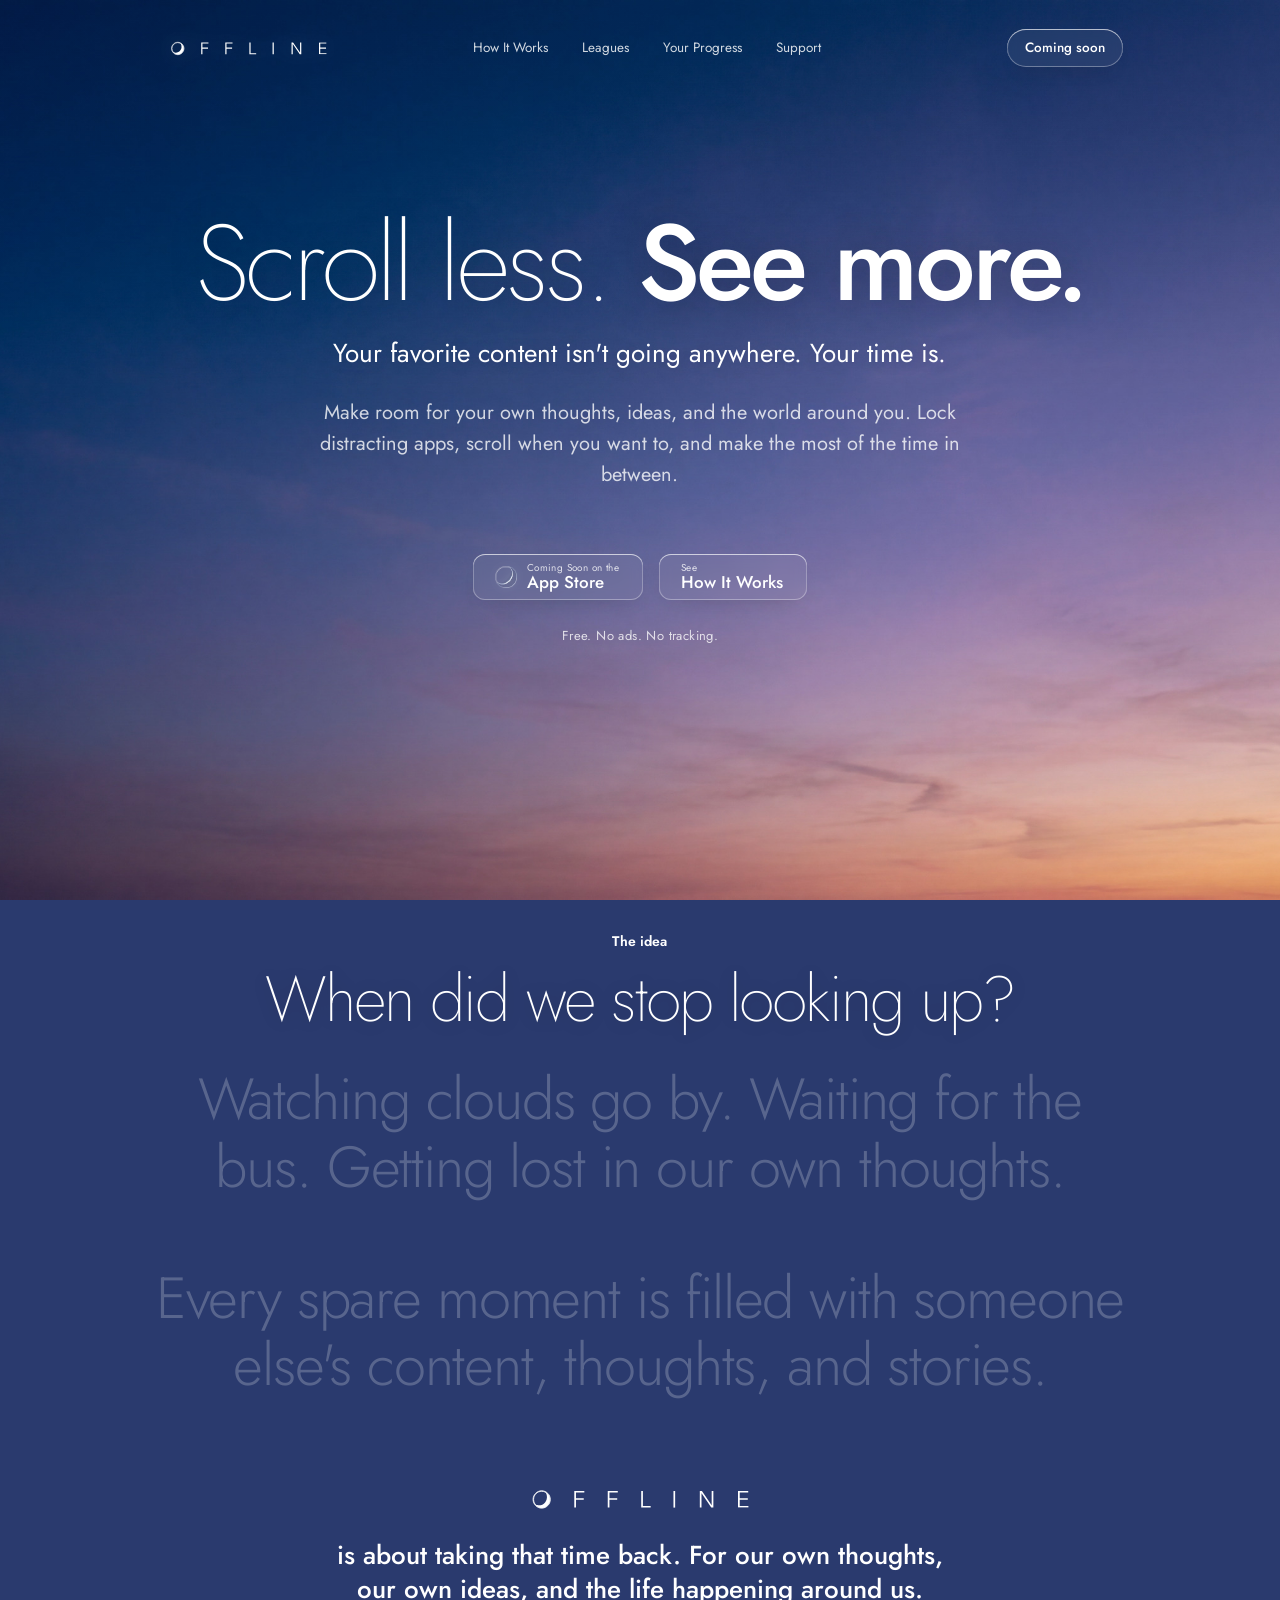
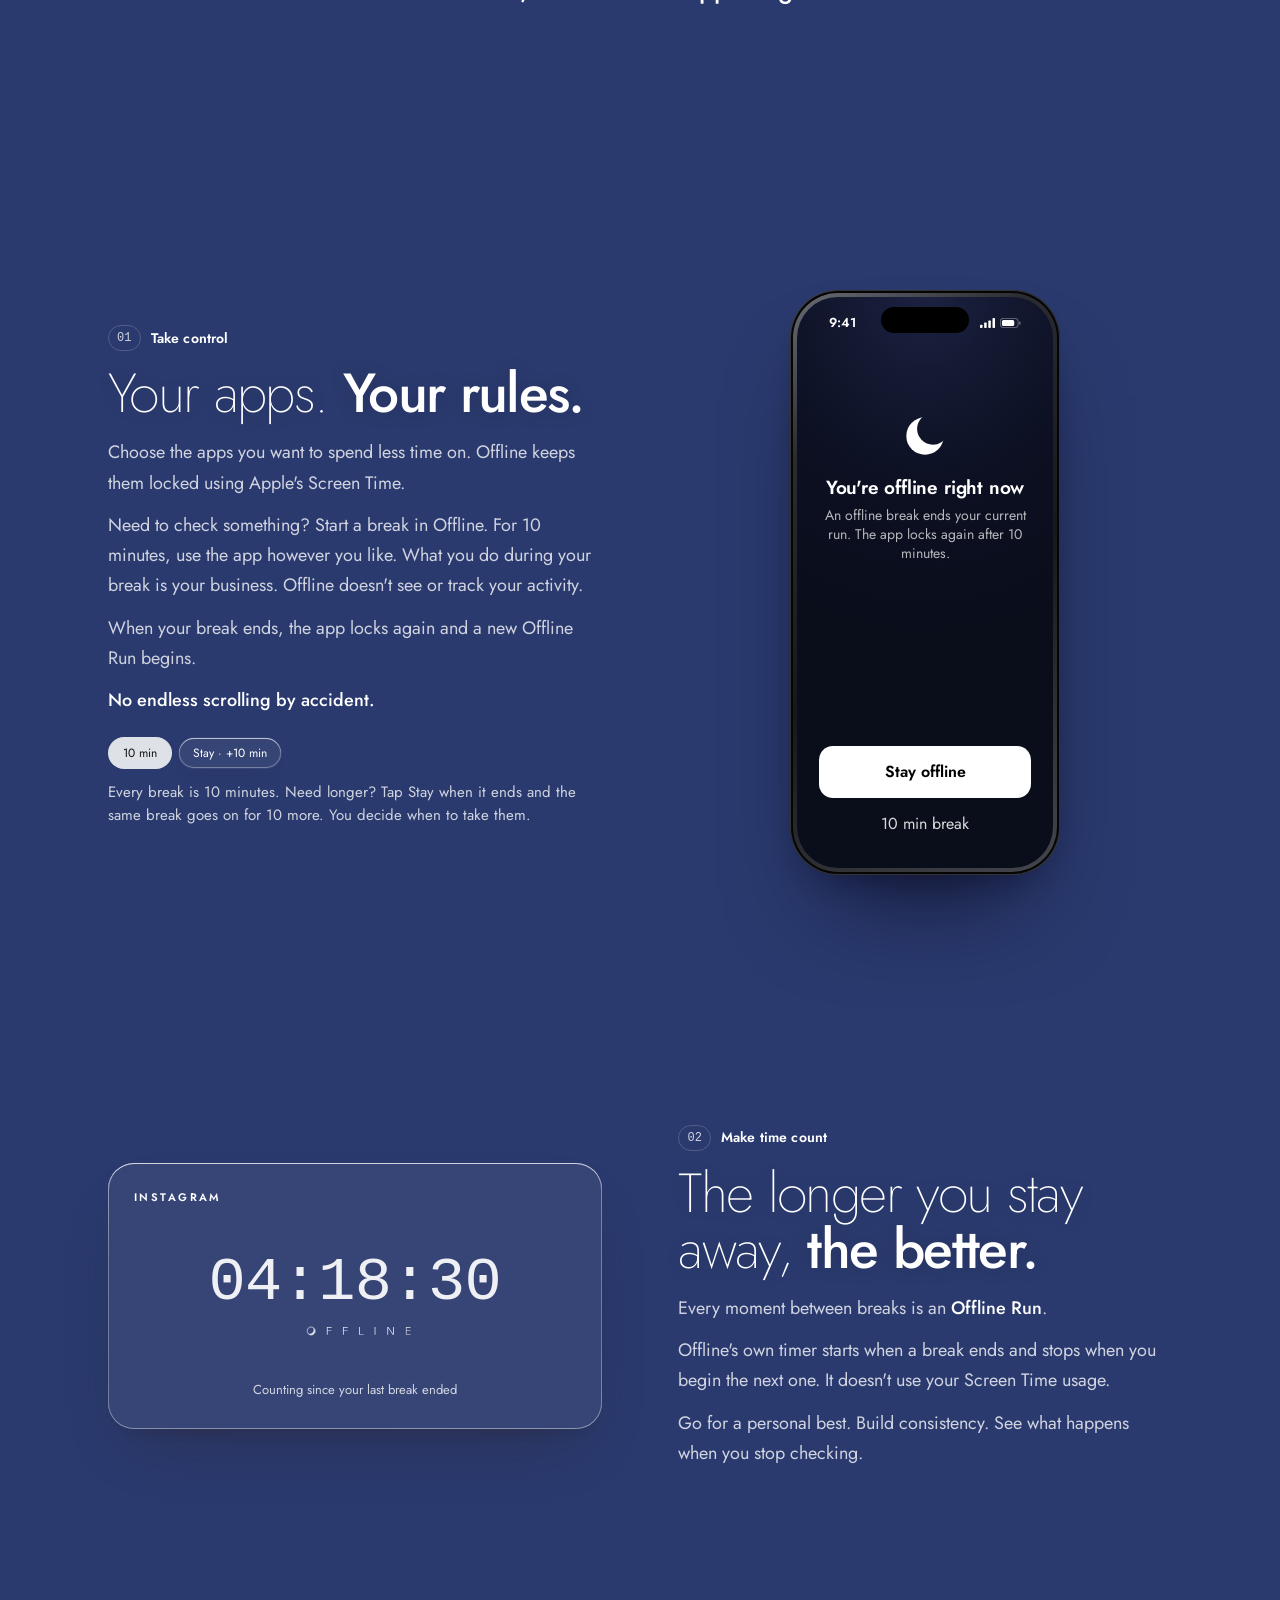
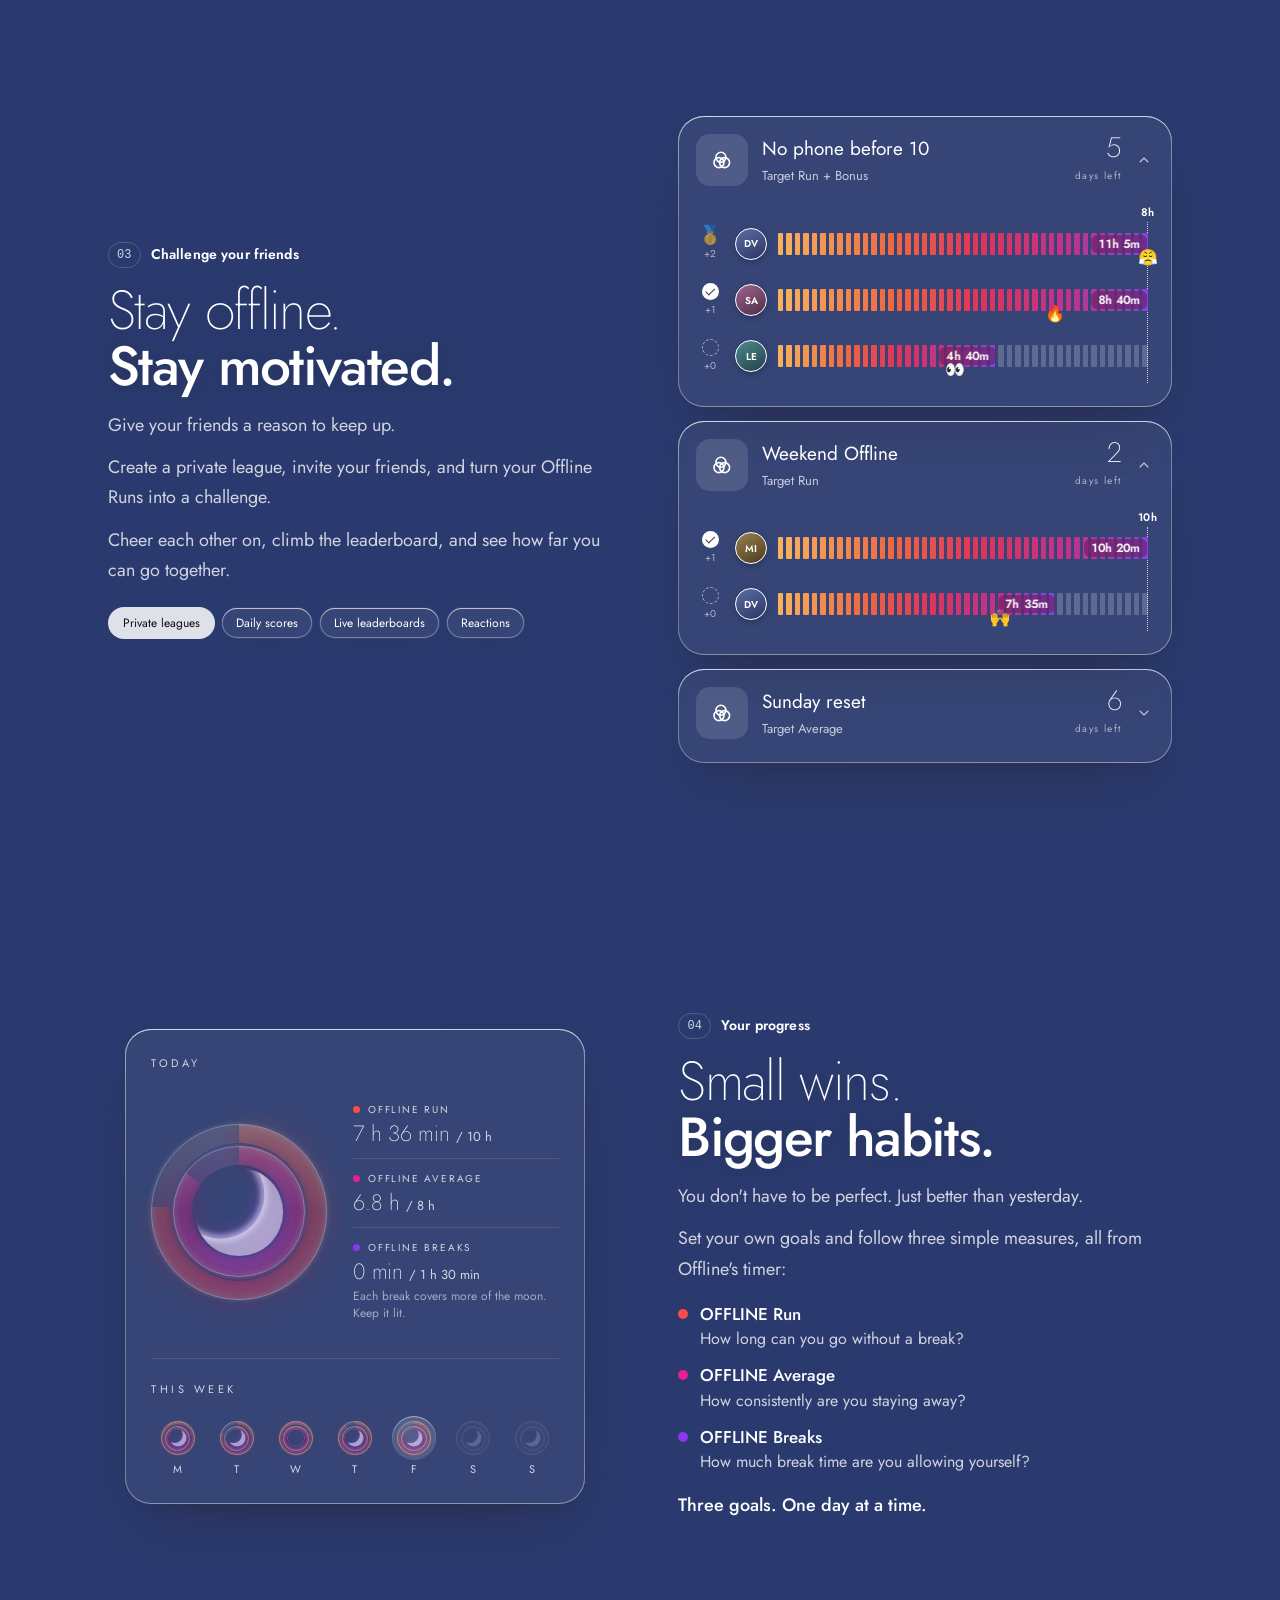
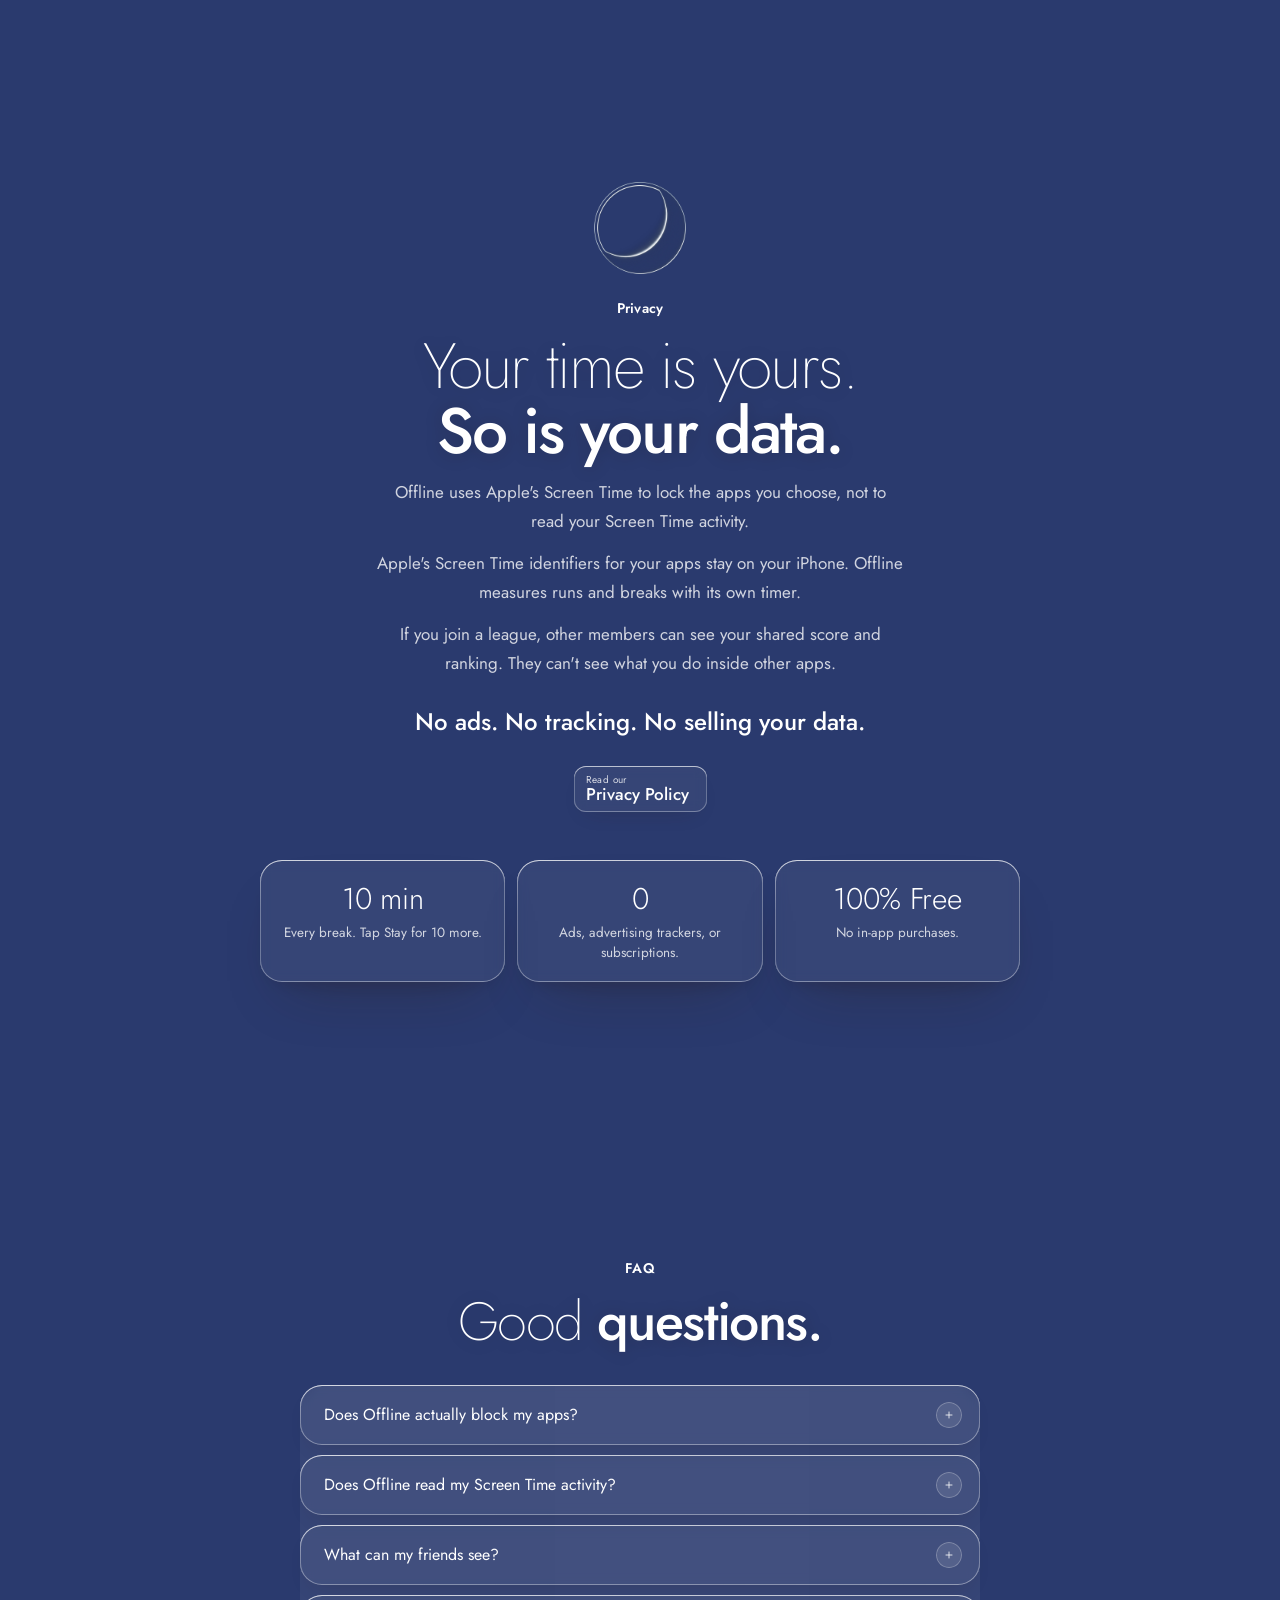
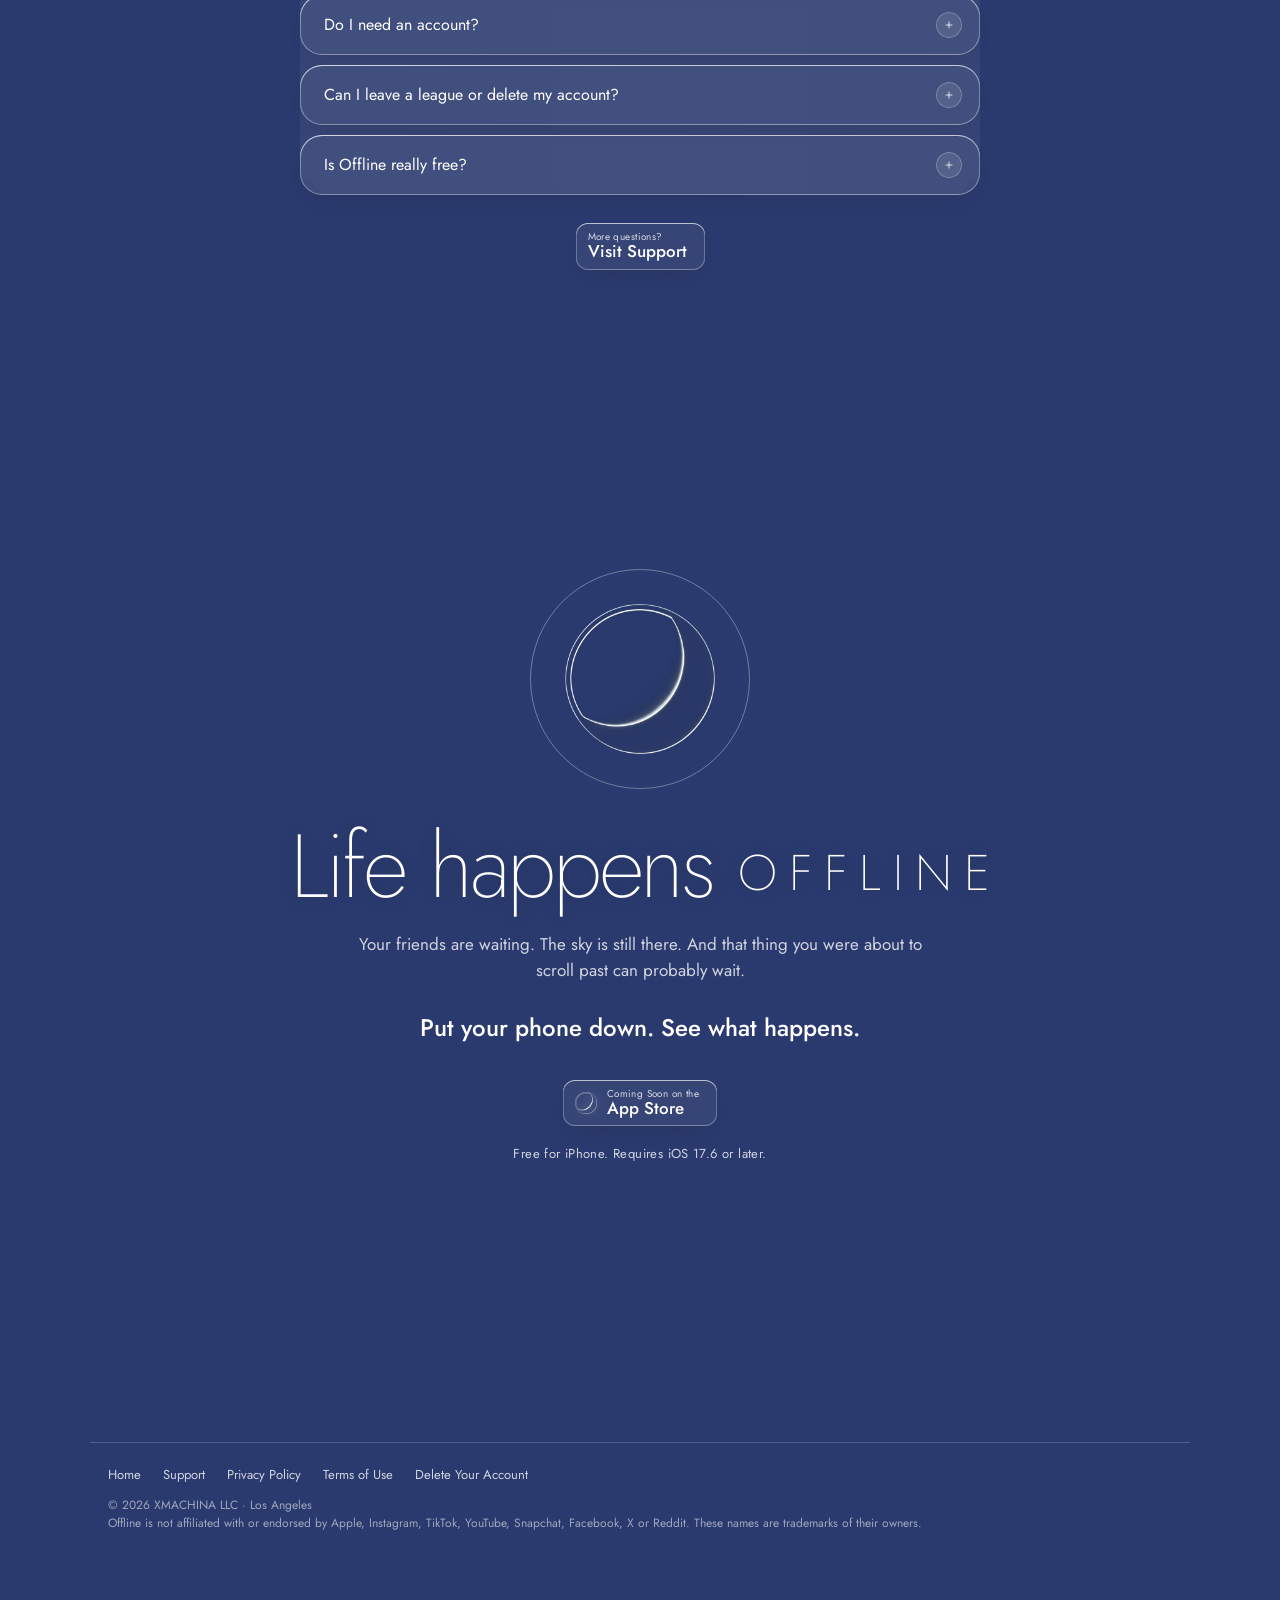
<file: index.html>
<!doctype html>
<html lang="en">
<head>
<meta charset="utf-8">
<meta name="viewport" content="width=device-width, initial-scale=1, viewport-fit=cover">
<title>Offline — Scroll Less. See More.</title>
<meta name="claude:viewport-fit-sides" content="cover">
<meta name="description" content="Take back your time from distracting apps. Build offline streaks, challenge your friends, and make being offline a game. Free for iPhone.">
<meta name="theme-color" content="#3b3940">
<meta property="og:title" content="Offline — Scroll Less. See More.">
<meta property="og:description" content="Take back your time from distracting apps. Build offline streaks, challenge your friends, and make being offline a game. Free for iPhone.">
<meta property="og:image" content="https://offlineapp.us/img/og.jpg?v=2">
<link rel="icon" type="image/png" href="img/favicon.png?v=3">
<link rel="apple-touch-icon" href="img/apple-touch-icon.png?v=3">

<link rel="stylesheet" href="style.css">
</head>
<body>
<div class="sky" aria-hidden="true"></div>
<header class="nav-top"><div class="wrap"><div class="nav-pill">
  <a class="nav-brand" href="index.html" aria-label="Offline home"><img class="wordmark" src="img/wordmark.svg" alt="Offline"></a>
  <nav class="nav-links"><a href="index.html#how">How It Works</a><a href="index.html#leagues">Leagues</a><a href="index.html#pillars">Your Progress</a><a href="support.html">Support</a></nav>
  <a class="nav-cta" href="index.html#download">Coming soon</a>
</div></div></header>
<main>

<section class="wrap v-hero">
  <h1>Scroll less. <b>See more.</b></h1>
  <p class="lead">Your favorite content isn't going anywhere. Your time is.</p>
  <p class="body">Make room for your own thoughts, ideas, and the world around you. Lock distracting apps, scroll when you want to, and make the most of the time in between.</p>
  <div class="badges">
    <span class="badge" aria-disabled="true"><img src="img/moon.png" alt=""><span><small>Coming Soon on the</small><strong>App Store</strong></span></span>
    <a class="badge ghost" href="#how"><span><small>See</small><strong>How It Works</strong></span></a>
  </div>
  <p class="meta-line">Free. No ads. No tracking.</p>

</section>

<section class="wrap statement idea" aria-label="The idea">
  <span class="eyebrow">The idea</span>
  <h2>When did we stop looking up?</h2>
  <p data-reveal>Watching clouds go by. Waiting for the bus. Getting lost in our own thoughts.</p>
  <p data-reveal>Every spare moment is filled with someone else's content, thoughts, and stories.</p>
  <p class="strong"><img class="wm-inline" src="img/wordmark.svg" alt="Offline"> is about taking that time back. For our own thoughts, our own ideas, and the life happening around us.</p>
</section>

<section class="wrap feature" id="how">
  <div>
    <span class="eyebrow"><span class="num">01</span>Take control</span>
    <h2>Your apps. <b>Your rules.</b></h2>
    <p class="body">Choose the apps you want to spend less time on. Offline keeps them locked using Apple's Screen Time.</p>
    <p class="body">Need to check something? Start a break in Offline. For 10 minutes, use the app however you like. What you do during your break is your business. Offline doesn't see or track your activity.</p>
    <p class="body">When your break ends, the app locks again and a new Offline Run begins.</p>
    <p class="body"><strong>No endless scrolling by accident.</strong></p>
    <div class="seg" aria-label="Break lengths" style="margin-top:22px"><span class="on">10 min</span><span>Stay · +10 min</span></div>
    <p class="note">Every break is 10 minutes. Need longer? Tap Stay when it ends and the same break goes on for 10 more. You decide when to take them.</p>
  </div>
  <div class="visual">
    <div class="phone shield-phone glow" aria-hidden="true"><div class="screen">
      <div class="island"></div>
      <div class="sbar"><span>9:41</span><span class="sb-ic"><svg viewBox="0 0 18 12"><rect x="0" y="8" width="3" height="4" rx=".8"/><rect x="5" y="5.5" width="3" height="6.5" rx=".8"/><rect x="10" y="3" width="3" height="9" rx=".8"/><rect x="15" y="0" width="3" height="12" rx=".8"/></svg><svg viewBox="0 0 27 13"><rect x=".5" y=".5" width="23" height="12" rx="3.5" fill="none" stroke="currentColor" opacity=".45"/><rect x="2.5" y="2.5" width="16" height="8" rx="2"/><rect x="25" y="4.5" width="1.6" height="4" rx=".8" opacity=".45"/></svg></span></div>
      <svg class="m" viewBox="0 0 64 64"><defs><mask id="crescent"><rect width="64" height="64" fill="#fff"/><circle cx="43" cy="22" r="22" fill="#000"/></mask></defs><circle cx="32" cy="32" r="26" fill="#fff" mask="url(#crescent)"/></svg>
      <h4>You're offline right now</h4>
      <p>An offline break ends your current run. The app locks again after 10 minutes.</p>
      <div class="b"><span class="w">Stay offline</span><span class="g">10 min break</span></div>
    </div></div>
  </div>
</section>

<section class="wrap feature flip">
  <div>
    <span class="eyebrow"><span class="num">02</span>Make time count</span>
    <h2>The longer you stay away, <b>the better.</b></h2>
    <p class="body">Every moment between breaks is an <strong>Offline Run</strong>.</p>
    <p class="body">Offline's own timer starts when a break ends and stops when you begin the next one. It doesn't use your Screen Time usage.</p>
    <p class="body">Go for a personal best. Build consistency. See what happens when you stop checking.</p>
  </div>
  <div class="visual">
    <section class="card pad glow run-card" aria-label="An Offline Run, as the app shows it">
      <p class="lab">Instagram</p>
      <div class="run-clock" data-clock>04:18:27</div>
      <div class="run-off"><img class="wordmark" src="img/wordmark.svg" alt="Offline"></div>
      <p class="rc-note">Counting since your last break ended</p>
    </section>
  </div>
</section>

<section class="wrap feature" id="leagues">
  <div>
    <span class="eyebrow"><span class="num">03</span>Challenge your friends</span>
    <h2>Stay offline. <b>Stay motivated.</b></h2>
    <p class="body">Give your friends a reason to keep up.</p>
    <p class="body">Create a private league, invite your friends, and turn your Offline Runs into a challenge.</p>
    <p class="body">Cheer each other on, climb the leaderboard, and see how far you can go together.</p>
    <div class="seg" style="margin-top:22px"><span class="on">Private leagues</span><span>Daily scores</span><span>Live leaderboards</span><span>Reactions</span></div>
  </div>
  <div class="visual"><div class="stack"><div class="card lg"><div class="lg-head"><span class="lg-icon"><svg viewBox="0 0 24 24" aria-hidden="true"><g fill="none" stroke="#fff" stroke-width="1.5"><circle cx="11" cy="9.5" r="4.6"/><circle cx="9.2" cy="14.4" r="4.6"/><circle cx="14.4" cy="14.4" r="4.6"/></g></svg></span><div style="min-width:0"><div class="lg-name">No phone before 10</div><div class="lg-type">Target Run + Bonus</div></div><div class="lg-days"><b>5</b><span>days left</span></div><svg class="chev" viewBox="0 0 24 24" aria-hidden="true"><path d="M6 15l6-6 6 6" fill="none" stroke="currentColor" stroke-width="1.6" stroke-linecap="round" stroke-linejoin="round"/></svg></div><div class="lg-rows"><div class="rows"><div class="goal" aria-hidden="true"><span>8h</span></div><div class="row"><span class="pts"><i class="medal">🥇</i>+2</span><span class="av" style="background:linear-gradient(150deg,#5b6ea8,#2c3460)">DV</span><div class="bar"><div class="ticks"><b style="background:rgb(247,178,94)"></b><b style="background:rgb(246,172,92)"></b><b style="background:rgb(246,167,89)"></b><b style="background:rgb(245,161,87)"></b><b style="background:rgb(244,156,85)"></b><b style="background:rgb(244,150,82)"></b><b style="background:rgb(243,145,80)"></b><b style="background:rgb(242,139,78)"></b><b style="background:rgb(241,133,75)"></b><b style="background:rgb(241,128,73)"></b><b style="background:rgb(240,122,71)"></b><b style="background:rgb(239,117,68)"></b><b style="background:rgb(239,111,66)"></b><b style="background:rgb(238,105,64)"></b><b style="background:rgb(236,100,67)"></b><b style="background:rgb(235,95,69)"></b><b style="background:rgb(233,90,72)"></b><b style="background:rgb(232,85,75)"></b><b style="background:rgb(230,80,77)"></b><b style="background:rgb(229,75,80)"></b><b style="background:rgb(227,70,82)"></b><b style="background:rgb(226,65,85)"></b><b style="background:rgb(224,60,88)"></b><b style="background:rgb(223,55,90)"></b><b style="background:rgb(221,52,94)"></b><b style="background:rgb(218,52,98)"></b><b style="background:rgb(215,52,102)"></b><b style="background:rgb(212,51,107)"></b><b style="background:rgb(209,51,111)"></b><b style="background:rgb(206,51,116)"></b><b style="background:rgb(203,51,120)"></b><b style="background:rgb(200,51,125)"></b><b style="background:rgb(197,50,129)"></b><b style="background:rgb(194,50,134)"></b><b style="background:rgb(191,50,138)"></b><b style="background:rgb(186,51,146)"></b><b style="background:rgb(179,54,155)"></b><b style="background:rgb(172,56,164)"></b><b style="background:rgb(165,58,173)"></b><b style="background:rgb(158,61,183)"></b><b style="background:rgb(151,63,192)"></b><b style="background:rgb(144,65,201)"></b><b style="background:rgb(137,68,211)"></b><b style="background:rgb(130,70,220)"></b></div><span class="val" style="left:100.00%">11h 5m</span><span class="em" style="left:100.0%" aria-hidden="true">😤</span></div></div><div class="row"><span class="pts"><i class="ok"></i>+1</span><span class="av" style="background:linear-gradient(150deg,#a0668e,#4e2b48)">SA</span><div class="bar"><div class="ticks"><b style="background:rgb(247,178,94)"></b><b style="background:rgb(246,172,92)"></b><b style="background:rgb(246,167,89)"></b><b style="background:rgb(245,161,87)"></b><b style="background:rgb(244,156,85)"></b><b style="background:rgb(244,150,82)"></b><b style="background:rgb(243,145,80)"></b><b style="background:rgb(242,139,78)"></b><b style="background:rgb(241,133,75)"></b><b style="background:rgb(241,128,73)"></b><b style="background:rgb(240,122,71)"></b><b style="background:rgb(239,117,68)"></b><b style="background:rgb(239,111,66)"></b><b style="background:rgb(238,105,64)"></b><b style="background:rgb(236,100,67)"></b><b style="background:rgb(235,95,69)"></b><b style="background:rgb(233,90,72)"></b><b style="background:rgb(232,85,75)"></b><b style="background:rgb(230,80,77)"></b><b style="background:rgb(229,75,80)"></b><b style="background:rgb(227,70,82)"></b><b style="background:rgb(226,65,85)"></b><b style="background:rgb(224,60,88)"></b><b style="background:rgb(223,55,90)"></b><b style="background:rgb(221,52,94)"></b><b style="background:rgb(218,52,98)"></b><b style="background:rgb(215,52,102)"></b><b style="background:rgb(212,51,107)"></b><b style="background:rgb(209,51,111)"></b><b style="background:rgb(206,51,116)"></b><b style="background:rgb(203,51,120)"></b><b style="background:rgb(200,51,125)"></b><b style="background:rgb(197,50,129)"></b><b style="background:rgb(194,50,134)"></b><b style="background:rgb(191,50,138)"></b><b style="background:rgb(186,51,146)"></b><b style="background:rgb(179,54,155)"></b><b style="background:rgb(172,56,164)"></b><b style="background:rgb(165,58,173)"></b><b style="background:rgb(158,61,183)"></b><b style="background:rgb(151,63,192)"></b><b style="background:rgb(144,65,201)"></b><b style="background:rgb(137,68,211)"></b><b style="background:rgb(130,70,220)"></b></div><span class="val" style="left:100.00%">8h 40m</span><span class="em" style="left:75.0%" aria-hidden="true">🔥</span></div></div><div class="row"><span class="pts"><i></i>+0</span><span class="av" style="background:linear-gradient(150deg,#4f8a90,#1f4248)">LE</span><div class="bar"><div class="ticks"><b style="background:rgb(247,178,94)"></b><b style="background:rgb(246,168,90)"></b><b style="background:rgb(245,159,86)"></b><b style="background:rgb(243,149,82)"></b><b style="background:rgb(242,140,78)"></b><b style="background:rgb(241,130,74)"></b><b style="background:rgb(240,120,70)"></b><b style="background:rgb(239,111,66)"></b><b style="background:rgb(237,102,66)"></b><b style="background:rgb(234,93,71)"></b><b style="background:rgb(232,84,75)"></b><b style="background:rgb(229,76,80)"></b><b style="background:rgb(226,67,84)"></b><b style="background:rgb(224,58,89)"></b><b style="background:rgb(221,52,94)"></b><b style="background:rgb(216,52,102)"></b><b style="background:rgb(210,51,109)"></b><b style="background:rgb(205,51,117)"></b><b style="background:rgb(200,51,125)"></b><b style="background:rgb(195,50,132)"></b><b style="background:rgb(190,50,140)"></b><b style="background:rgb(178,54,156)"></b><b style="background:rgb(166,58,172)"></b><b style="background:rgb(154,62,188)"></b><b style="background:rgb(142,66,204)"></b><b style="background:rgb(130,70,220)"></b><b></b><b></b><b></b><b></b><b></b><b></b><b></b><b></b><b></b><b></b><b></b><b></b><b></b><b></b><b></b><b></b><b></b><b></b></div><span class="val" style="left:59.09%">4h 40m</span><span class="em" style="left:47.9%" aria-hidden="true">👀</span></div></div></div></div></div><div class="card lg"><div class="lg-head"><span class="lg-icon"><svg viewBox="0 0 24 24" aria-hidden="true"><g fill="none" stroke="#fff" stroke-width="1.5"><circle cx="11" cy="9.5" r="4.6"/><circle cx="9.2" cy="14.4" r="4.6"/><circle cx="14.4" cy="14.4" r="4.6"/></g></svg></span><div style="min-width:0"><div class="lg-name">Weekend Offline</div><div class="lg-type">Target Run</div></div><div class="lg-days"><b>2</b><span>days left</span></div><svg class="chev" viewBox="0 0 24 24" aria-hidden="true"><path d="M6 15l6-6 6 6" fill="none" stroke="currentColor" stroke-width="1.6" stroke-linecap="round" stroke-linejoin="round"/></svg></div><div class="lg-rows"><div class="rows"><div class="goal" aria-hidden="true"><span>10h</span></div><div class="row"><span class="pts"><i class="ok"></i>+1</span><span class="av" style="background:linear-gradient(150deg,#9a8150,#4a3a1e)">MI</span><div class="bar"><div class="ticks"><b style="background:rgb(247,178,94)"></b><b style="background:rgb(246,172,92)"></b><b style="background:rgb(246,167,89)"></b><b style="background:rgb(245,161,87)"></b><b style="background:rgb(244,156,85)"></b><b style="background:rgb(244,150,82)"></b><b style="background:rgb(243,145,80)"></b><b style="background:rgb(242,139,78)"></b><b style="background:rgb(241,133,75)"></b><b style="background:rgb(241,128,73)"></b><b style="background:rgb(240,122,71)"></b><b style="background:rgb(239,117,68)"></b><b style="background:rgb(239,111,66)"></b><b style="background:rgb(238,105,64)"></b><b style="background:rgb(236,100,67)"></b><b style="background:rgb(235,95,69)"></b><b style="background:rgb(233,90,72)"></b><b style="background:rgb(232,85,75)"></b><b style="background:rgb(230,80,77)"></b><b style="background:rgb(229,75,80)"></b><b style="background:rgb(227,70,82)"></b><b style="background:rgb(226,65,85)"></b><b style="background:rgb(224,60,88)"></b><b style="background:rgb(223,55,90)"></b><b style="background:rgb(221,52,94)"></b><b style="background:rgb(218,52,98)"></b><b style="background:rgb(215,52,102)"></b><b style="background:rgb(212,51,107)"></b><b style="background:rgb(209,51,111)"></b><b style="background:rgb(206,51,116)"></b><b style="background:rgb(203,51,120)"></b><b style="background:rgb(200,51,125)"></b><b style="background:rgb(197,50,129)"></b><b style="background:rgb(194,50,134)"></b><b style="background:rgb(191,50,138)"></b><b style="background:rgb(186,51,146)"></b><b style="background:rgb(179,54,155)"></b><b style="background:rgb(172,56,164)"></b><b style="background:rgb(165,58,173)"></b><b style="background:rgb(158,61,183)"></b><b style="background:rgb(151,63,192)"></b><b style="background:rgb(144,65,201)"></b><b style="background:rgb(137,68,211)"></b><b style="background:rgb(130,70,220)"></b></div><span class="val" style="left:100.00%">10h 20m</span></div></div><div class="row"><span class="pts"><i></i>+0</span><span class="av" style="background:linear-gradient(150deg,#5b6ea8,#2c3460)">DV</span><div class="bar"><div class="ticks"><b style="background:rgb(247,178,94)"></b><b style="background:rgb(246,170,91)"></b><b style="background:rgb(245,163,88)"></b><b style="background:rgb(244,156,85)"></b><b style="background:rgb(243,148,82)"></b><b style="background:rgb(242,140,78)"></b><b style="background:rgb(241,133,75)"></b><b style="background:rgb(240,126,72)"></b><b style="background:rgb(240,118,69)"></b><b style="background:rgb(239,110,66)"></b><b style="background:rgb(237,103,65)"></b><b style="background:rgb(235,97,69)"></b><b style="background:rgb(233,90,72)"></b><b style="background:rgb(231,83,76)"></b><b style="background:rgb(229,76,79)"></b><b style="background:rgb(227,70,83)"></b><b style="background:rgb(225,63,86)"></b><b style="background:rgb(223,56,90)"></b><b style="background:rgb(220,52,94)"></b><b style="background:rgb(216,52,100)"></b><b style="background:rgb(212,51,106)"></b><b style="background:rgb(208,51,112)"></b><b style="background:rgb(204,51,118)"></b><b style="background:rgb(200,51,124)"></b><b style="background:rgb(196,50,130)"></b><b style="background:rgb(192,50,136)"></b><b style="background:rgb(186,51,145)"></b><b style="background:rgb(177,54,158)"></b><b style="background:rgb(168,58,170)"></b><b style="background:rgb(158,61,182)"></b><b style="background:rgb(149,64,195)"></b><b style="background:rgb(139,67,208)"></b><b style="background:rgb(130,70,220)"></b><b></b><b></b><b></b><b></b><b></b><b></b><b></b><b></b><b></b><b></b><b></b></div><span class="val" style="left:75.00%">7h 35m</span><span class="em" style="left:60.0%" aria-hidden="true">🙌</span></div></div></div></div></div><div class="card lg"><div class="lg-head"><span class="lg-icon"><svg viewBox="0 0 24 24" aria-hidden="true"><g fill="none" stroke="#fff" stroke-width="1.5"><circle cx="11" cy="9.5" r="4.6"/><circle cx="9.2" cy="14.4" r="4.6"/><circle cx="14.4" cy="14.4" r="4.6"/></g></svg></span><div style="min-width:0"><div class="lg-name">Sunday reset</div><div class="lg-type">Target Average</div></div><div class="lg-days"><b>6</b><span>days left</span></div><svg class="chev down" viewBox="0 0 24 24" aria-hidden="true"><path d="M6 15l6-6 6 6" fill="none" stroke="currentColor" stroke-width="1.6" stroke-linecap="round" stroke-linejoin="round"/></svg></div></div></div></div>
</section>

<section class="wrap feature flip" id="pillars">
  <div>
    <span class="eyebrow"><span class="num">04</span>Your progress</span>
    <h2>Small wins. <b>Bigger habits.</b></h2>
    <p class="body">You don't have to be perfect. Just better than yesterday.</p>
    <p class="body">Set your own goals and follow three simple measures, all from Offline's timer:</p>
    <ul class="measures">
      <li><i style="background:#ff4b48"></i><b>OFFLINE Run</b> How long can you go without a break?</li>
      <li><i style="background:#e91e8f"></i><b>OFFLINE Average</b> How consistently are you staying away?</li>
      <li><i style="background:#8e35f0"></i><b>OFFLINE Breaks</b> How much break time are you allowing yourself?</li>
    </ul>
    <p class="body"><strong>Three goals. One day at a time.</strong></p>
  </div>
  <div class="visual">
    <section class="card pad glow" aria-label="Today">
      <p class="lab">Today</p>
      <div class="rings">
        <div class="rings-art" role="img" aria-label="Two rings: run 76 percent, average 85 percent; the Breaks moon fully lit"><div class="prs phase" style="width:176px;height:176px"><div class="pr" style="inset:0.0px;--w:19.4px;--d:176.0px;--p:273.6deg;--c0:#FF6A3D;--c1:#FF2D55"><i class="trk"></i><i class="glow"></i><i class="arc"></i><i class="rim"></i></div><div class="pr" style="inset:22.3px;--w:19.4px;--d:131.5px;--p:306.0deg;--c0:#FF1F6E;--c1:#D41BB0"><i class="trk"></i><i class="glow"></i><i class="arc"></i><i class="rim"></i></div><span class="pr-moon"><svg class="moonphase" width="141" height="141" style="width:141px;height:141px" viewBox="-30 -30 160 160" aria-hidden="true"><defs><mask id="mpt" maskUnits="userSpaceOnUse" x="-30" y="-30" width="160" height="160"><rect x="-30" y="-30" width="160" height="160" fill="#fff"/><circle cx="28.83" cy="30.28" r="50" fill="#000"/></mask><mask id="mdt" maskUnits="userSpaceOnUse" x="-30" y="-30" width="160" height="160"><circle cx="50" cy="50" r="50" fill="#fff"/></mask><filter id="mbt" filterUnits="userSpaceOnUse" x="-30" y="-30" width="160" height="160"><feGaussianBlur stdDeviation="12"/></filter><filter id="met" filterUnits="userSpaceOnUse" x="-30" y="-30" width="160" height="160"><feGaussianBlur stdDeviation="3.5"/></filter></defs><g filter="url(#mbt)" opacity=".45"><circle cx="50" cy="50" r="50" fill="#a24bf0" mask="url(#mpt)"/></g><circle cx="50" cy="50" r="50" fill="#fff" opacity=".5" mask="url(#mpt)"/><g mask="url(#mdt)"><circle class="mp-edge" cx="28.83" cy="30.28" r="50" fill="none" stroke="#e6d9ff" stroke-width="5" filter="url(#met)"/></g></svg></span></div></div>
        <div class="ring-list">
          <div><div class="k"><i style="background:#ff4b48"></i>OFFLINE Run</div><div class="v">7 h 36 min<small>/ 10 h</small></div></div>
          <div><div class="k"><i style="background:#e91e8f"></i>OFFLINE Average</div><div class="v">6.8 h<small>/ 8 h</small></div></div>
          <div><div class="k"><i style="background:#8e35f0"></i>OFFLINE Breaks</div><div class="v">0 min<small>/ 1 h 30 min</small></div><p class="moon-note">Each break covers more of the moon. Keep it lit.</p></div>
        </div>
      </div>
      <p class="lab week-lab">This week</p>
      <div class="week"><div><div class="prs phase" style="width:34px;height:34px"><div class="pr" style="inset:0.0px;--w:3.7px;--d:34.0px;--p:360.0deg;--c0:#FF6A3D;--c1:#FF2D55"><i class="trk"></i><i class="glow"></i><i class="arc"></i><i class="rim"></i></div><div class="pr" style="inset:4.3px;--w:3.7px;--d:25.4px;--p:324.0deg;--c0:#FF1F6E;--c1:#D41BB0"><i class="trk"></i><i class="glow"></i><i class="arc"></i><i class="rim"></i></div><span class="pr-moon"><svg class="moonphase" width="27" height="27" style="width:27px;height:27px" viewBox="-30 -30 160 160" aria-hidden="true"><defs><mask id="mpw0" maskUnits="userSpaceOnUse" x="-30" y="-30" width="160" height="160"><rect x="-30" y="-30" width="160" height="160" fill="#fff"/><circle cx="28.83" cy="30.28" r="50" fill="#000"/></mask><mask id="mdw0" maskUnits="userSpaceOnUse" x="-30" y="-30" width="160" height="160"><circle cx="50" cy="50" r="50" fill="#fff"/></mask><filter id="mbw0" filterUnits="userSpaceOnUse" x="-30" y="-30" width="160" height="160"><feGaussianBlur stdDeviation="12"/></filter><filter id="mew0" filterUnits="userSpaceOnUse" x="-30" y="-30" width="160" height="160"><feGaussianBlur stdDeviation="3.5"/></filter></defs><g filter="url(#mbw0)" opacity=".45"><circle cx="50" cy="50" r="50" fill="#a24bf0" mask="url(#mpw0)"/></g><circle cx="50" cy="50" r="50" fill="#fff" opacity=".5" mask="url(#mpw0)"/></svg></span></div><span>M</span></div><div><div class="prs phase" style="width:34px;height:34px"><div class="pr" style="inset:0.0px;--w:3.7px;--d:34.0px;--p:288.0deg;--c0:#FF6A3D;--c1:#FF2D55"><i class="trk"></i><i class="glow"></i><i class="arc"></i><i class="rim"></i></div><div class="pr" style="inset:4.3px;--w:3.7px;--d:25.4px;--p:252.0deg;--c0:#FF1F6E;--c1:#D41BB0"><i class="trk"></i><i class="glow"></i><i class="arc"></i><i class="rim"></i></div><span class="pr-moon"><svg class="moonphase" width="27" height="27" style="width:27px;height:27px" viewBox="-30 -30 160 160" aria-hidden="true"><defs><mask id="mpw1" maskUnits="userSpaceOnUse" x="-30" y="-30" width="160" height="160"><rect x="-30" y="-30" width="160" height="160" fill="#fff"/><circle cx="28.83" cy="30.28" r="50" fill="#000"/></mask><mask id="mdw1" maskUnits="userSpaceOnUse" x="-30" y="-30" width="160" height="160"><circle cx="50" cy="50" r="50" fill="#fff"/></mask><filter id="mbw1" filterUnits="userSpaceOnUse" x="-30" y="-30" width="160" height="160"><feGaussianBlur stdDeviation="12"/></filter><filter id="mew1" filterUnits="userSpaceOnUse" x="-30" y="-30" width="160" height="160"><feGaussianBlur stdDeviation="3.5"/></filter></defs><g filter="url(#mbw1)" opacity=".45"><circle cx="50" cy="50" r="50" fill="#a24bf0" mask="url(#mpw1)"/></g><circle cx="50" cy="50" r="50" fill="#fff" opacity=".5" mask="url(#mpw1)"/></svg></span></div><span>T</span></div><div><div class="prs phase" style="width:34px;height:34px"><div class="pr" style="inset:0.0px;--w:3.7px;--d:34.0px;--p:360.0deg;--c0:#FF6A3D;--c1:#FF2D55"><i class="trk"></i><i class="glow"></i><i class="arc"></i><i class="rim"></i></div><div class="pr" style="inset:4.3px;--w:3.7px;--d:25.4px;--p:360.0deg;--c0:#FF1F6E;--c1:#D41BB0"><i class="trk"></i><i class="glow"></i><i class="arc"></i><i class="rim"></i></div><span class="pr-moon"><svg class="moonphase" width="27" height="27" style="width:27px;height:27px" viewBox="-30 -30 160 160" aria-hidden="true"><defs><mask id="mpw2" maskUnits="userSpaceOnUse" x="-30" y="-30" width="160" height="160"><rect x="-30" y="-30" width="160" height="160" fill="#fff"/><circle cx="50.00" cy="50.00" r="50" fill="#000"/></mask><mask id="mdw2" maskUnits="userSpaceOnUse" x="-30" y="-30" width="160" height="160"><circle cx="50" cy="50" r="50" fill="#fff"/></mask><filter id="mbw2" filterUnits="userSpaceOnUse" x="-30" y="-30" width="160" height="160"><feGaussianBlur stdDeviation="12"/></filter><filter id="mew2" filterUnits="userSpaceOnUse" x="-30" y="-30" width="160" height="160"><feGaussianBlur stdDeviation="3.5"/></filter></defs><g filter="url(#mbw2)" opacity=".45"><circle cx="50" cy="50" r="50" fill="#a24bf0" mask="url(#mpw2)"/></g><circle cx="50" cy="50" r="50" fill="#fff" opacity=".5" mask="url(#mpw2)"/></svg></span></div><span>W</span></div><div><div class="prs phase" style="width:34px;height:34px"><div class="pr" style="inset:0.0px;--w:3.7px;--d:34.0px;--p:324.0deg;--c0:#FF6A3D;--c1:#FF2D55"><i class="trk"></i><i class="glow"></i><i class="arc"></i><i class="rim"></i></div><div class="pr" style="inset:4.3px;--w:3.7px;--d:25.4px;--p:288.0deg;--c0:#FF1F6E;--c1:#D41BB0"><i class="trk"></i><i class="glow"></i><i class="arc"></i><i class="rim"></i></div><span class="pr-moon"><svg class="moonphase" width="27" height="27" style="width:27px;height:27px" viewBox="-30 -30 160 160" aria-hidden="true"><defs><mask id="mpw3" maskUnits="userSpaceOnUse" x="-30" y="-30" width="160" height="160"><rect x="-30" y="-30" width="160" height="160" fill="#fff"/><circle cx="28.83" cy="30.28" r="50" fill="#000"/></mask><mask id="mdw3" maskUnits="userSpaceOnUse" x="-30" y="-30" width="160" height="160"><circle cx="50" cy="50" r="50" fill="#fff"/></mask><filter id="mbw3" filterUnits="userSpaceOnUse" x="-30" y="-30" width="160" height="160"><feGaussianBlur stdDeviation="12"/></filter><filter id="mew3" filterUnits="userSpaceOnUse" x="-30" y="-30" width="160" height="160"><feGaussianBlur stdDeviation="3.5"/></filter></defs><g filter="url(#mbw3)" opacity=".45"><circle cx="50" cy="50" r="50" fill="#a24bf0" mask="url(#mpw3)"/></g><circle cx="50" cy="50" r="50" fill="#fff" opacity=".5" mask="url(#mpw3)"/></svg></span></div><span>T</span></div><div class="today"><div class="prs phase" style="width:34px;height:34px"><div class="pr" style="inset:0.0px;--w:3.7px;--d:34.0px;--p:273.6deg;--c0:#FF6A3D;--c1:#FF2D55"><i class="trk"></i><i class="glow"></i><i class="arc"></i><i class="rim"></i></div><div class="pr" style="inset:4.3px;--w:3.7px;--d:25.4px;--p:306.0deg;--c0:#FF1F6E;--c1:#D41BB0"><i class="trk"></i><i class="glow"></i><i class="arc"></i><i class="rim"></i></div><span class="pr-moon"><svg class="moonphase" width="27" height="27" style="width:27px;height:27px" viewBox="-30 -30 160 160" aria-hidden="true"><defs><mask id="mpw4" maskUnits="userSpaceOnUse" x="-30" y="-30" width="160" height="160"><rect x="-30" y="-30" width="160" height="160" fill="#fff"/><circle cx="28.83" cy="30.28" r="50" fill="#000"/></mask><mask id="mdw4" maskUnits="userSpaceOnUse" x="-30" y="-30" width="160" height="160"><circle cx="50" cy="50" r="50" fill="#fff"/></mask><filter id="mbw4" filterUnits="userSpaceOnUse" x="-30" y="-30" width="160" height="160"><feGaussianBlur stdDeviation="12"/></filter><filter id="mew4" filterUnits="userSpaceOnUse" x="-30" y="-30" width="160" height="160"><feGaussianBlur stdDeviation="3.5"/></filter></defs><g filter="url(#mbw4)" opacity=".45"><circle cx="50" cy="50" r="50" fill="#a24bf0" mask="url(#mpw4)"/></g><circle cx="50" cy="50" r="50" fill="#fff" opacity=".5" mask="url(#mpw4)"/></svg></span></div><span>F</span></div><div><div class="prs dim phase" style="width:34px;height:34px"><div class="pr" style="inset:0.0px;--w:3.7px;--d:34.0px;--p:0.0deg;--c0:#FF6A3D;--c1:#FF2D55"><i class="trk"></i><i class="glow" data-empty></i><i class="arc" data-empty></i><i class="rim"></i></div><div class="pr" style="inset:4.3px;--w:3.7px;--d:25.4px;--p:0.0deg;--c0:#FF1F6E;--c1:#D41BB0"><i class="trk"></i><i class="glow" data-empty></i><i class="arc" data-empty></i><i class="rim"></i></div><span class="pr-moon"><svg class="moonphase" width="27" height="27" style="width:27px;height:27px" viewBox="-30 -30 160 160" aria-hidden="true"><defs><mask id="mpw5" maskUnits="userSpaceOnUse" x="-30" y="-30" width="160" height="160"><rect x="-30" y="-30" width="160" height="160" fill="#fff"/><circle cx="28.83" cy="30.28" r="50" fill="#000"/></mask><mask id="mdw5" maskUnits="userSpaceOnUse" x="-30" y="-30" width="160" height="160"><circle cx="50" cy="50" r="50" fill="#fff"/></mask><filter id="mbw5" filterUnits="userSpaceOnUse" x="-30" y="-30" width="160" height="160"><feGaussianBlur stdDeviation="12"/></filter><filter id="mew5" filterUnits="userSpaceOnUse" x="-30" y="-30" width="160" height="160"><feGaussianBlur stdDeviation="3.5"/></filter></defs><g filter="url(#mbw5)" opacity=".45"><circle cx="50" cy="50" r="50" fill="#a24bf0" mask="url(#mpw5)"/></g><circle cx="50" cy="50" r="50" fill="#fff" opacity=".5" mask="url(#mpw5)"/></svg></span></div><span>S</span></div><div><div class="prs dim phase" style="width:34px;height:34px"><div class="pr" style="inset:0.0px;--w:3.7px;--d:34.0px;--p:0.0deg;--c0:#FF6A3D;--c1:#FF2D55"><i class="trk"></i><i class="glow" data-empty></i><i class="arc" data-empty></i><i class="rim"></i></div><div class="pr" style="inset:4.3px;--w:3.7px;--d:25.4px;--p:0.0deg;--c0:#FF1F6E;--c1:#D41BB0"><i class="trk"></i><i class="glow" data-empty></i><i class="arc" data-empty></i><i class="rim"></i></div><span class="pr-moon"><svg class="moonphase" width="27" height="27" style="width:27px;height:27px" viewBox="-30 -30 160 160" aria-hidden="true"><defs><mask id="mpw6" maskUnits="userSpaceOnUse" x="-30" y="-30" width="160" height="160"><rect x="-30" y="-30" width="160" height="160" fill="#fff"/><circle cx="28.83" cy="30.28" r="50" fill="#000"/></mask><mask id="mdw6" maskUnits="userSpaceOnUse" x="-30" y="-30" width="160" height="160"><circle cx="50" cy="50" r="50" fill="#fff"/></mask><filter id="mbw6" filterUnits="userSpaceOnUse" x="-30" y="-30" width="160" height="160"><feGaussianBlur stdDeviation="12"/></filter><filter id="mew6" filterUnits="userSpaceOnUse" x="-30" y="-30" width="160" height="160"><feGaussianBlur stdDeviation="3.5"/></filter></defs><g filter="url(#mbw6)" opacity=".45"><circle cx="50" cy="50" r="50" fill="#a24bf0" mask="url(#mpw6)"/></g><circle cx="50" cy="50" r="50" fill="#fff" opacity=".5" mask="url(#mpw6)"/></svg></span></div><span>S</span></div></div>
    </section>
  </div>
</section>

<section class="wrap center-sec privacy" id="privacy">
  <span class="glassmoon" aria-hidden="true"><img src="img/moon.png" alt=""><i class="sweep soft"></i><i class="sweep"></i></span>
  <span class="eyebrow">Privacy</span>
  <h2>Your time is yours.<br><b>So is your data.</b></h2>
  <p class="body">Offline uses Apple's Screen Time to lock the apps you choose, not to read your Screen Time activity.</p>
  <p class="body">Apple's Screen Time identifiers for your apps stay on your iPhone. Offline measures runs and breaks with its own timer.</p>
  <p class="body">If you join a league, other members can see your shared score and ranking. They can't see what you do inside other apps.</p>
  <p class="strong">No ads. No tracking. No selling your data.</p>
  <div class="badges"><a class="badge ghost" href="privacy.html"><span><small>Read our</small><strong>Privacy Policy</strong></span></a></div>
  <div class="stats">
    <div><b>10 min</b><p>Every break. Tap Stay for 10 more.</p></div>
    <div><b>0</b><p>Ads, advertising trackers, or subscriptions.</p></div>
    <div><b>100% Free</b><p>No in-app purchases.</p></div>
  </div>
</section>

<section class="wrap faq-one">
  <span class="eyebrow">FAQ</span>
  <h2>Good <b>questions.</b></h2>
  <div class="card faq-list glow">
  <details><summary>Does Offline actually block my apps?</summary><p>Yes. Offline uses Apple's Screen Time controls to lock the apps you select. You can temporarily unlock them by starting a break.</p></details>
  <details><summary>Does Offline read my Screen Time activity?</summary><p>No. Offline doesn't collect Screen Time usage reports. It measures your runs and breaks independently, based on when you start and end them.</p></details>
  <details><summary>What can my friends see?</summary><p>In a league, members can see your profile, daily score, points, and rank. Scores are live, so they can see when your current run started and when you take a break. They cannot see what you do inside other apps. You agree to this before you create or join each league.</p></details>
  <details><summary>Do I need an account?</summary><p>No. Locking apps, breaks and your awards work without an account. You only need one to create or join a league.</p></details>
  <details><summary>Can I leave a league or delete my account?</summary><p>Yes. You can leave leagues or delete your account from the app.</p></details>
  <details><summary>Is Offline really free?</summary><p>Yes. No subscriptions, ads, or in-app purchases.</p></details>
  </div>
  <div class="badges"><a class="badge ghost" href="support.html"><span><small>More questions?</small><strong>Visit Support</strong></span></a></div>
</section>

<section class="wrap final" id="download">
  <div class="halo" aria-hidden="true"><span class="glassmoon big"><img src="img/moon.png" alt=""><i class="sweep soft"></i><i class="sweep"></i></span></div>
  <h2>Life happens <b class="wm">Offline</b></h2>
  <p class="body">Your friends are waiting. The sky is still there. And that thing you were about to scroll past can probably wait.</p>
  <p class="strong">Put your phone down. See what happens.</p>
  <div class="badges"><span class="badge" aria-disabled="true"><img src="img/moon.png" alt=""><span><small>Coming Soon on the</small><strong>App Store</strong></span></span></div>
  <p class="meta-line">Free for iPhone. Requires iOS 17.6 or later.</p>
</section>

</main>

<div class="live-chip" id="livechip" aria-label="An offline run, counting up"><img src="img/moon.png" alt=""><b data-clock>04:18:27</b> offline right now</div>

<script>
(function () {
  function pad(n) { return (n < 10 ? '0' : '') + n; }
  var clocks = document.querySelectorAll('[data-clock]'), start = Date.now(), base = 4 * 3600 + 18 * 60 + 27;
  setInterval(function () {
    var s = base + Math.floor((Date.now() - start) / 1000);
    var t = pad(Math.floor(s / 3600)) + ':' + pad(Math.floor(s / 60) % 60) + ':' + pad(s % 60);
    clocks.forEach(function (c) { c.textContent = t; });
  }, 1000);

  // The statement lights up word by word as it scrolls through the screen.
  // Every [data-reveal] paragraph lights up on its own, as it passes through the screen.
  var reduce = window.matchMedia && matchMedia('(prefers-reduced-motion: reduce)').matches;
  // One after the other: the lines of a section fill as one sequence, so the next
  // line only starts once the one before is fully lit.
  if (!reduce) document.querySelectorAll('section').forEach(function (sec) {
    var ps = sec.querySelectorAll('[data-reveal]');
    if (!ps.length) return;
    var spans = [];
    ps.forEach(function (p) {
      var words = p.textContent.trim().split(/\s+/);
      p.innerHTML = words.map(function (w) { return '<span class="w">' + w + '</span>'; }).join(' ');
      p.querySelectorAll('.w').forEach(function (s) { spans.push(s); });
    });
    var first = ps[0], last = ps[ps.length - 1];
    function update() {
      var top = first.getBoundingClientRect().top, bottom = last.getBoundingClientRect().bottom, vh = innerHeight;
      var prog = Math.min(1, Math.max(0, (vh * 0.85 - top) / ((bottom - top) + vh * 0.35)));
      var lit = prog * spans.length;
      spans.forEach(function (s, i) { s.style.setProperty('--o', i < lit ? 1 : 0.22); });
    }
    addEventListener('scroll', update, { passive: true }); addEventListener('resize', update); update();
  });

  document.querySelectorAll('.glow, .lg').forEach(function (el) {
    el.classList.add('glow');
    el.addEventListener('pointermove', function (e) {
      var r = el.getBoundingClientRect();
      el.style.setProperty('--mx', (e.clientX - r.left) + 'px'); el.style.setProperty('--my', (e.clientY - r.top) + 'px');
    });
  });
  var now = document.querySelectorAll('[data-now]');
  function tick() { var d = new Date(); now.forEach(function (n) { n.textContent = d.getHours() + ':' + pad(d.getMinutes()); }); }
  tick(); setInterval(tick, 15000);
  var chip = document.getElementById('livechip'), hero = document.querySelector('.v-hero');
  function chipVis() { if (chip && hero) chip.classList.toggle('away', hero.getBoundingClientRect().bottom > innerHeight * 0.4); }
  addEventListener('scroll', chipVis, { passive: true }); chipVis();
  // The hero phone: two apps, each with its own run; tap to switch, the moon answers.
  (function () {
    var apps = [{ name: 'Instagram', base: 4 * 3600 + 18 * 60 + 27, ring: 'ig' }, { name: 'YouTube', base: 1 * 3600 + 52 * 60 + 9, ring: 'yt' }];
    var cur = 0, auto = true, el = document.getElementById('ovClock'), lab = document.getElementById('ovApp');
    var btns = document.querySelectorAll('.ov-btn'), frame = document.querySelector('.real-frame');
    if (!el || !frame) return;
    var last = '';
    function render() {
      var s = apps[cur].base + Math.floor((Date.now() - start) / 1000);
      var t = pad(Math.floor(s / 3600)) + ':' + pad(Math.floor(s / 60) % 60) + ':' + pad(s % 60);
      if (t === last) return;
      el.innerHTML = t.split('').map(function (c, i) { return '<i' + (last && last[i] !== c ? ' class="roll"' : '') + '>' + c + '</i>'; }).join('');
      last = t;
    }
    function pick(i, user) {
      if (user) auto = false;
      if (i === cur) return;
      cur = i; last = '';
      frame.classList.remove('swap'); void frame.offsetWidth; frame.classList.add('swap');
      lab.textContent = apps[i].name;
      btns.forEach(function (b, k) { b.classList.toggle('on', k === i); b.dataset.ring = apps[k].ring; });
      render();
    }
    btns.forEach(function (b, k) { b.dataset.ring = apps[k].ring; b.addEventListener('click', function () { pick(k, true); }); });
    render(); setInterval(render, 250);
    if (!reduce) setInterval(function () { if (auto) pick(1 - cur, false); }, 6000);
    var moon = document.getElementById('ovMoon');
    moon.addEventListener('click', function () { moon.classList.remove('ping'); void moon.offsetWidth; moon.classList.add('ping'); auto = false; });
    frame.addEventListener('pointermove', function (e) {
      var r = frame.getBoundingClientRect();
      frame.style.setProperty('--gx', ((e.clientX - r.left) / r.width * 100) + '%');
      frame.style.setProperty('--gy', ((e.clientY - r.top) / r.height * 100) + '%');
    });
  })();
  var map = { '#privacy': 'privacy.html', '#terms': 'terms.html', '#faq': 'support.html', '#contact': 'support.html' };
  if (map[location.hash]) location.replace(map[location.hash]);
})();
</script>

<footer><div class="wrap cols">
  <nav><a href="index.html">Home</a><a href="support.html">Support</a><a href="privacy.html">Privacy Policy</a><a href="terms.html">Terms of Use</a><a href="support.html#delete">Delete Your Account</a></nav>
  <p>© 2026 XMACHINA LLC · Los Angeles<br>Offline is not affiliated with or endorsed by Apple, Instagram, TikTok, YouTube, Snapchat, Facebook, X or Reddit. These names are trademarks of their owners.</p>
</div></footer>
<nav class="tabbar" aria-label="Main"><a href="index.html" aria-current="page"><img src="img/moon.png" alt=""><span>Offline</span></a><a href="index.html#leagues"><svg viewBox="0 0 24 24" aria-hidden="true"><path fill="currentColor" d="M7 3h10v2h3v3a4 4 0 0 1-4 4h-.3A5 5 0 0 1 13 14.9V18h3v2H8v-2h3v-3.1A5 5 0 0 1 8.3 12H8a4 4 0 0 1-4-4V5h3V3Zm0 4H6v1a2 2 0 0 0 1.2 1.8A5 5 0 0 1 7 8V7Zm10 0v1a5 5 0 0 1-.2 1.8A2 2 0 0 0 18 8V7h-1Z"/></svg><span>Leagues</span></a><a href="support.html"><svg viewBox="0 0 24 24" aria-hidden="true"><path fill="none" stroke="currentColor" stroke-width="1.6" d="M12 21a9 9 0 1 0 0-18 9 9 0 0 0 0 18Z M9.6 9.3a2.5 2.5 0 1 1 3.4 2.3c-.6.3-1 .8-1 1.5v.6 M12 16.6v.2"/></svg><span>Support</span></a></nav>
<script>(function(){var R=matchMedia('(prefers-reduced-motion: reduce)').matches,E='cubic-bezier(.32,.72,0,1)';document.querySelectorAll('details').forEach(function(d){var s=d.querySelector('summary'),busy=null;s.addEventListener('click',function(e){var b=d.querySelector(':scope > :not(summary)');if(R||!b)return;e.preventDefault();if(busy){busy.cancel();busy=null;}var cs,to;if(!d.open){d.open=true;cs=getComputedStyle(b);to={height:b.offsetHeight+'px',paddingTop:cs.paddingTop,paddingBottom:cs.paddingBottom,marginTop:cs.marginTop,opacity:1};b.style.overflow='hidden';busy=b.animate([{height:'0px',paddingTop:'0px',paddingBottom:'0px',marginTop:'0px',opacity:0},to],{duration:420,easing:E});busy.onfinish=busy.oncancel=function(){b.style.overflow='';busy=null;};}else{cs=getComputedStyle(b);b.style.overflow='hidden';busy=b.animate([{height:b.offsetHeight+'px',paddingTop:cs.paddingTop,paddingBottom:cs.paddingBottom,marginTop:cs.marginTop,opacity:1},{height:'0px',paddingTop:'0px',paddingBottom:'0px',marginTop:'0px',opacity:0}],{duration:320,easing:E,fill:'forwards'});busy.onfinish=function(){d.open=false;busy.cancel();b.style.overflow='';busy=null;};busy.oncancel=function(){b.style.overflow='';};}});});})();</script>
<script>(function(){var h=document.querySelector('.nav-top');function s(){h&&h.classList.toggle('scrolled',scrollY>24)}addEventListener('scroll',s,{passive:true});s();})();</script>
</body>
</html>
</file>
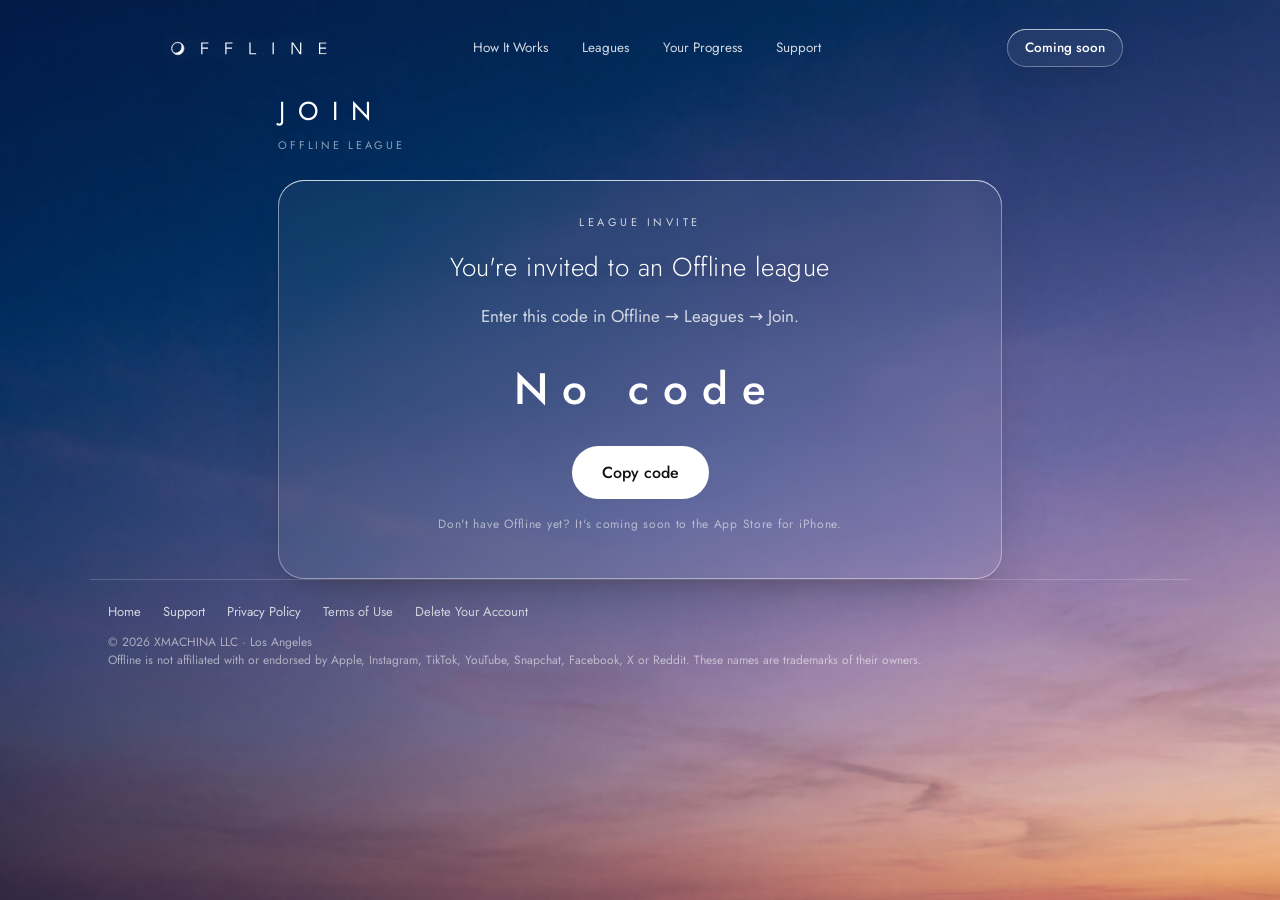
<file: join.html>
<!doctype html>
<html lang="en">
<head>
<meta charset="utf-8">
<meta name="viewport" content="width=device-width, initial-scale=1, viewport-fit=cover">
<title>Join my Offline league</title>
<meta name="claude:viewport-fit-sides" content="cover">
<meta name="description" content="You&#x27;re invited to a league on Offline. Copy the code and join in the app.">
<meta name="theme-color" content="#3b3940">
<meta property="og:title" content="Join my Offline league">
<meta property="og:description" content="You&#x27;re invited to a league on Offline. Copy the code and join in the app.">
<meta property="og:image" content="https://offlineapp.us/img/og.jpg?v=2">
<link rel="icon" type="image/png" href="img/favicon.png?v=3">
<link rel="apple-touch-icon" href="img/apple-touch-icon.png?v=3">

<link rel="stylesheet" href="style.css">
</head>
<body>
<div class="sky" aria-hidden="true"></div>
<header class="nav-top"><div class="wrap"><div class="nav-pill">
  <a class="nav-brand" href="index.html" aria-label="Offline home"><img class="wordmark" src="img/wordmark.svg" alt="Offline"></a>
  <nav class="nav-links"><a href="index.html#how">How It Works</a><a href="index.html#leagues">Leagues</a><a href="index.html#pillars">Your Progress</a><a href="support.html">Support</a></nav>
  <a class="nav-cta" href="index.html#download">Coming soon</a>
</div></div></header><div class="top"><div class="wrap narrow"><div><h1 class="title">Join</h1><div class="sub">Offline league</div></div></div></div>
<section class="section"><div class="wrap narrow">
  <div class="card join-card">
    <p class="lab">League invite</p>
    <h2 class="join-title">You're invited to an Offline league</h2>
    <p class="body">Enter this code in Offline → Leagues → Join.</p>
    <div class="join-code" id="jc" aria-live="polite">––––––</div>
    <div class="join-btns">
      <button class="btn" id="copy" type="button">Copy code</button>
      <a class="btn grey" id="open" href="offline://join/">Open in Offline</a>
    </div>
    <p class="small" id="msg">Don't have Offline yet? It's coming soon to the App Store for iPhone.</p>
  </div>
</div></section>
<script>(function(){
  var p=new URLSearchParams(location.search), c=(p.get('code')||location.hash.slice(1)||'').toUpperCase().replace(/[^A-Z0-9]/g,'').slice(0,8);
  var el=document.getElementById('jc'), open=document.getElementById('open'), btn=document.getElementById('copy');
  if(!c){el.textContent='No code';btn.disabled=true;open.style.display='none';return;}
  el.textContent=c; open.href='offline://join/'+c;
  btn.addEventListener('click',function(){
    function done(){btn.textContent='Copied';setTimeout(function(){btn.textContent='Copy code'},1800);}
    if(navigator.clipboard&&navigator.clipboard.writeText){navigator.clipboard.writeText(c).then(done,fallback);}else fallback();
    function fallback(){var t=document.createElement('textarea');t.value=c;t.setAttribute('readonly','');t.style.position='fixed';t.style.opacity='0';document.body.appendChild(t);t.select();try{document.execCommand('copy');done();}catch(e){}document.body.removeChild(t);}
  });
})();</script>

<footer><div class="wrap cols">
  <nav><a href="index.html">Home</a><a href="support.html">Support</a><a href="privacy.html">Privacy Policy</a><a href="terms.html">Terms of Use</a><a href="support.html#delete">Delete Your Account</a></nav>
  <p>© 2026 XMACHINA LLC · Los Angeles<br>Offline is not affiliated with or endorsed by Apple, Instagram, TikTok, YouTube, Snapchat, Facebook, X or Reddit. These names are trademarks of their owners.</p>
</div></footer>
<nav class="tabbar" aria-label="Main"><a href="index.html"><img src="img/moon.png" alt=""><span>Offline</span></a><a href="index.html#leagues"><svg viewBox="0 0 24 24" aria-hidden="true"><path fill="currentColor" d="M7 3h10v2h3v3a4 4 0 0 1-4 4h-.3A5 5 0 0 1 13 14.9V18h3v2H8v-2h3v-3.1A5 5 0 0 1 8.3 12H8a4 4 0 0 1-4-4V5h3V3Zm0 4H6v1a2 2 0 0 0 1.2 1.8A5 5 0 0 1 7 8V7Zm10 0v1a5 5 0 0 1-.2 1.8A2 2 0 0 0 18 8V7h-1Z"/></svg><span>Leagues</span></a><a href="support.html"><svg viewBox="0 0 24 24" aria-hidden="true"><path fill="none" stroke="currentColor" stroke-width="1.6" d="M12 21a9 9 0 1 0 0-18 9 9 0 0 0 0 18Z M9.6 9.3a2.5 2.5 0 1 1 3.4 2.3c-.6.3-1 .8-1 1.5v.6 M12 16.6v.2"/></svg><span>Support</span></a></nav>
<script>(function(){var R=matchMedia('(prefers-reduced-motion: reduce)').matches,E='cubic-bezier(.32,.72,0,1)';document.querySelectorAll('details').forEach(function(d){var s=d.querySelector('summary'),busy=null;s.addEventListener('click',function(e){var b=d.querySelector(':scope > :not(summary)');if(R||!b)return;e.preventDefault();if(busy){busy.cancel();busy=null;}var cs,to;if(!d.open){d.open=true;cs=getComputedStyle(b);to={height:b.offsetHeight+'px',paddingTop:cs.paddingTop,paddingBottom:cs.paddingBottom,marginTop:cs.marginTop,opacity:1};b.style.overflow='hidden';busy=b.animate([{height:'0px',paddingTop:'0px',paddingBottom:'0px',marginTop:'0px',opacity:0},to],{duration:420,easing:E});busy.onfinish=busy.oncancel=function(){b.style.overflow='';busy=null;};}else{cs=getComputedStyle(b);b.style.overflow='hidden';busy=b.animate([{height:b.offsetHeight+'px',paddingTop:cs.paddingTop,paddingBottom:cs.paddingBottom,marginTop:cs.marginTop,opacity:1},{height:'0px',paddingTop:'0px',paddingBottom:'0px',marginTop:'0px',opacity:0}],{duration:320,easing:E,fill:'forwards'});busy.onfinish=function(){d.open=false;busy.cancel();b.style.overflow='';busy=null;};busy.oncancel=function(){b.style.overflow='';};}});});})();</script>
<script>(function(){var h=document.querySelector('.nav-top');function s(){h&&h.classList.toggle('scrolled',scrollY>24)}addEventListener('scroll',s,{passive:true});s();})();</script>
</body>
</html>
</file>
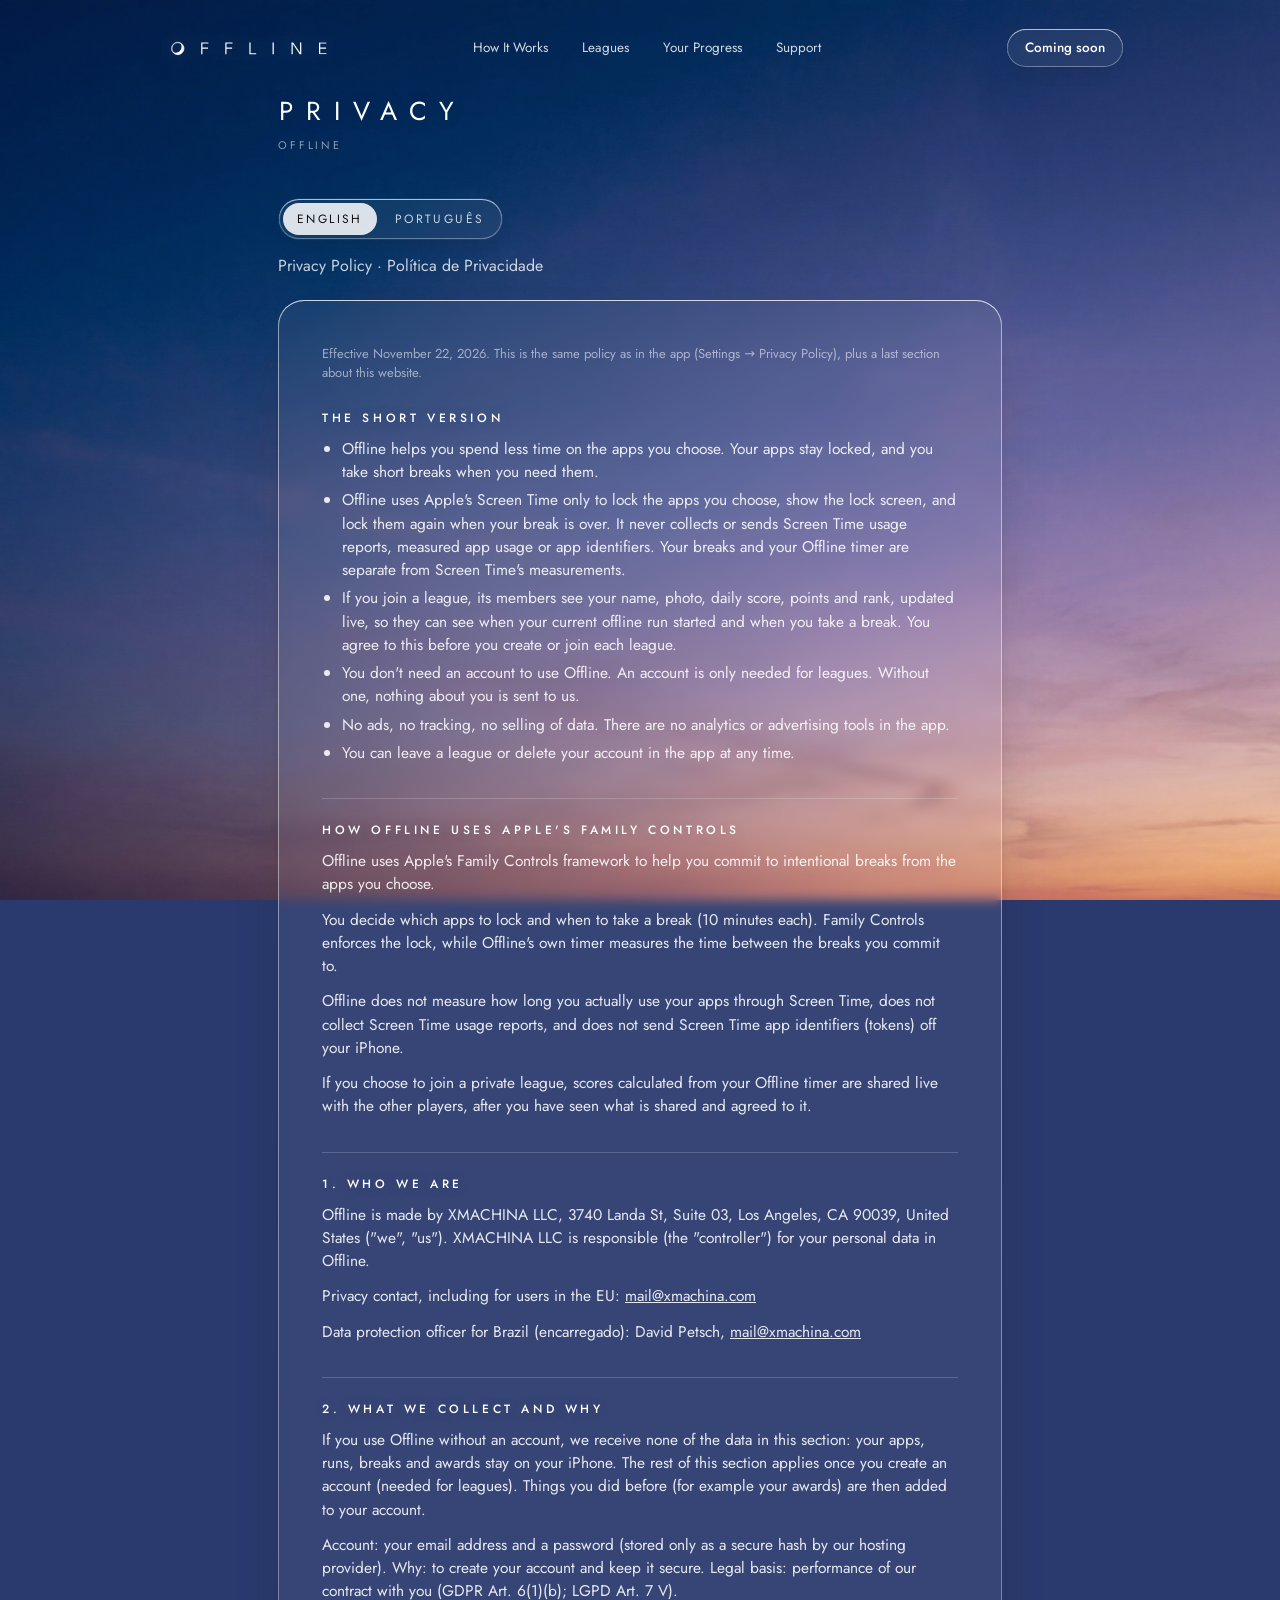
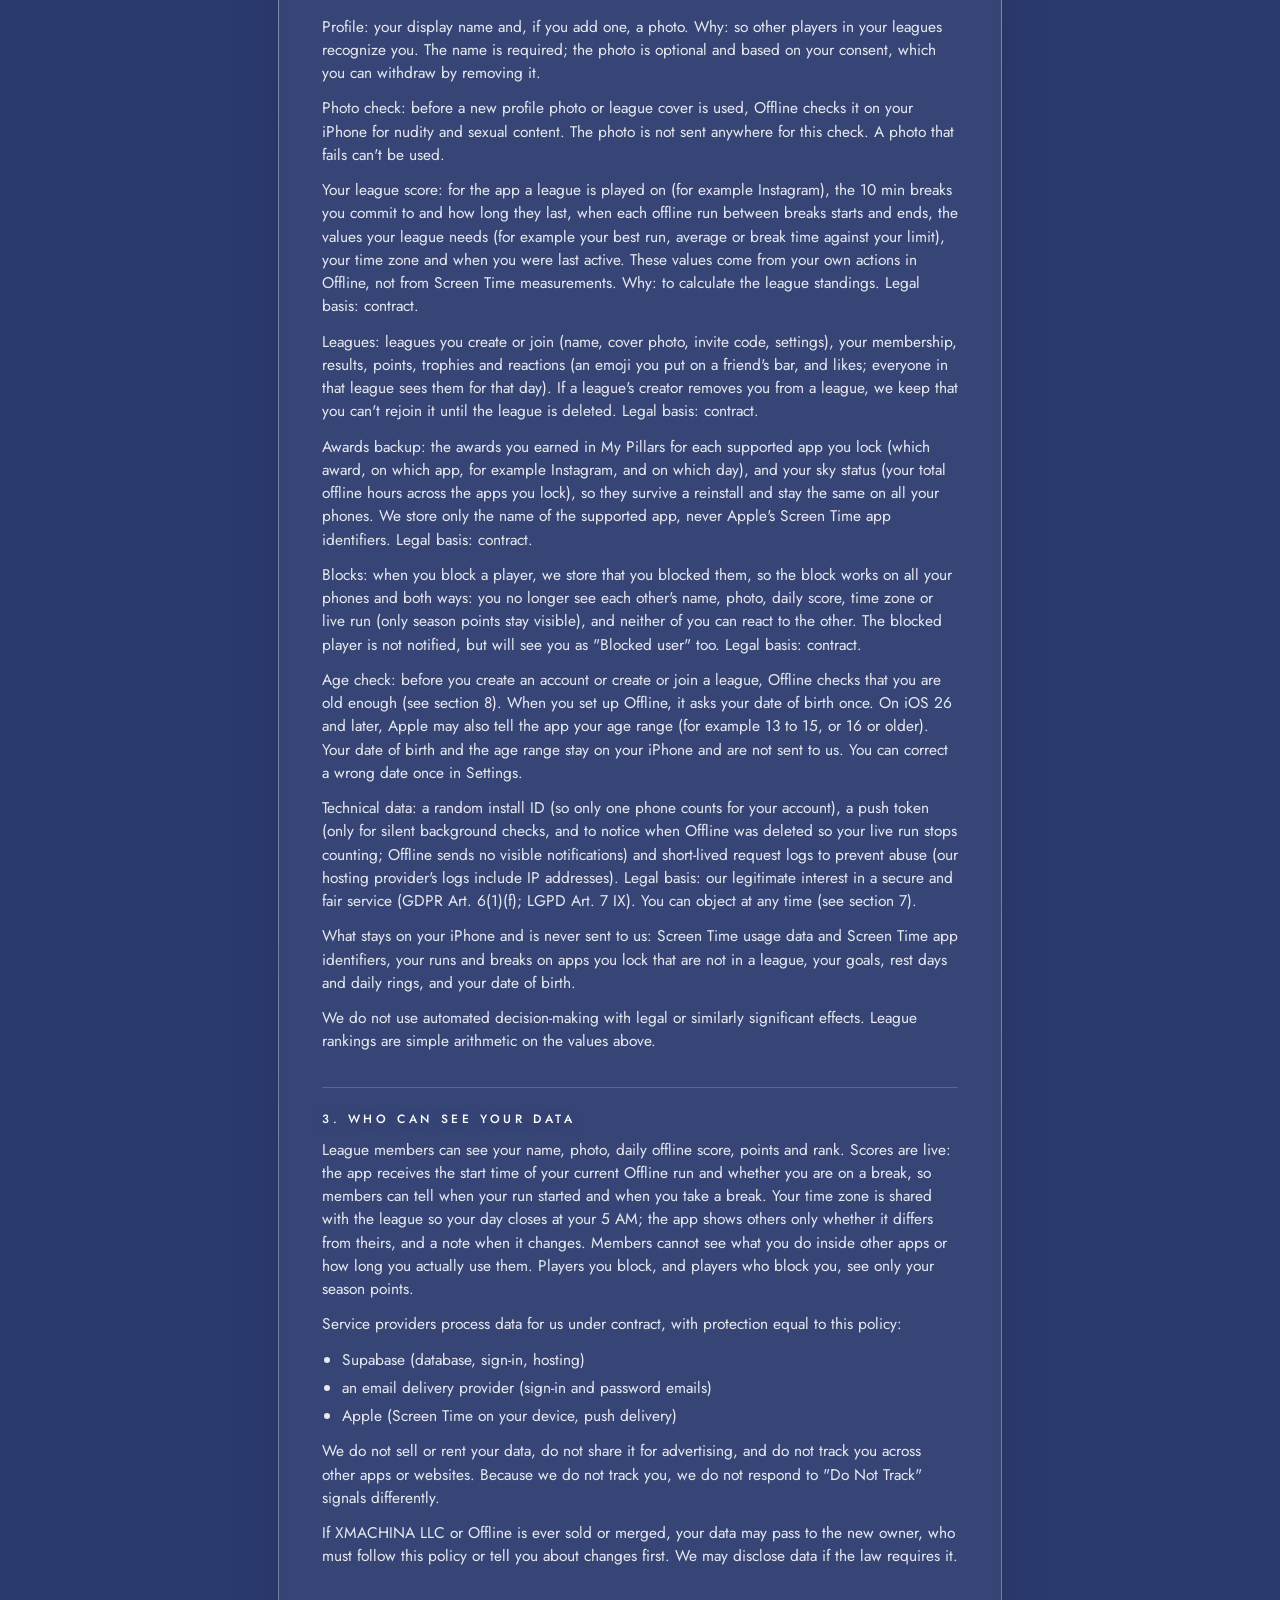
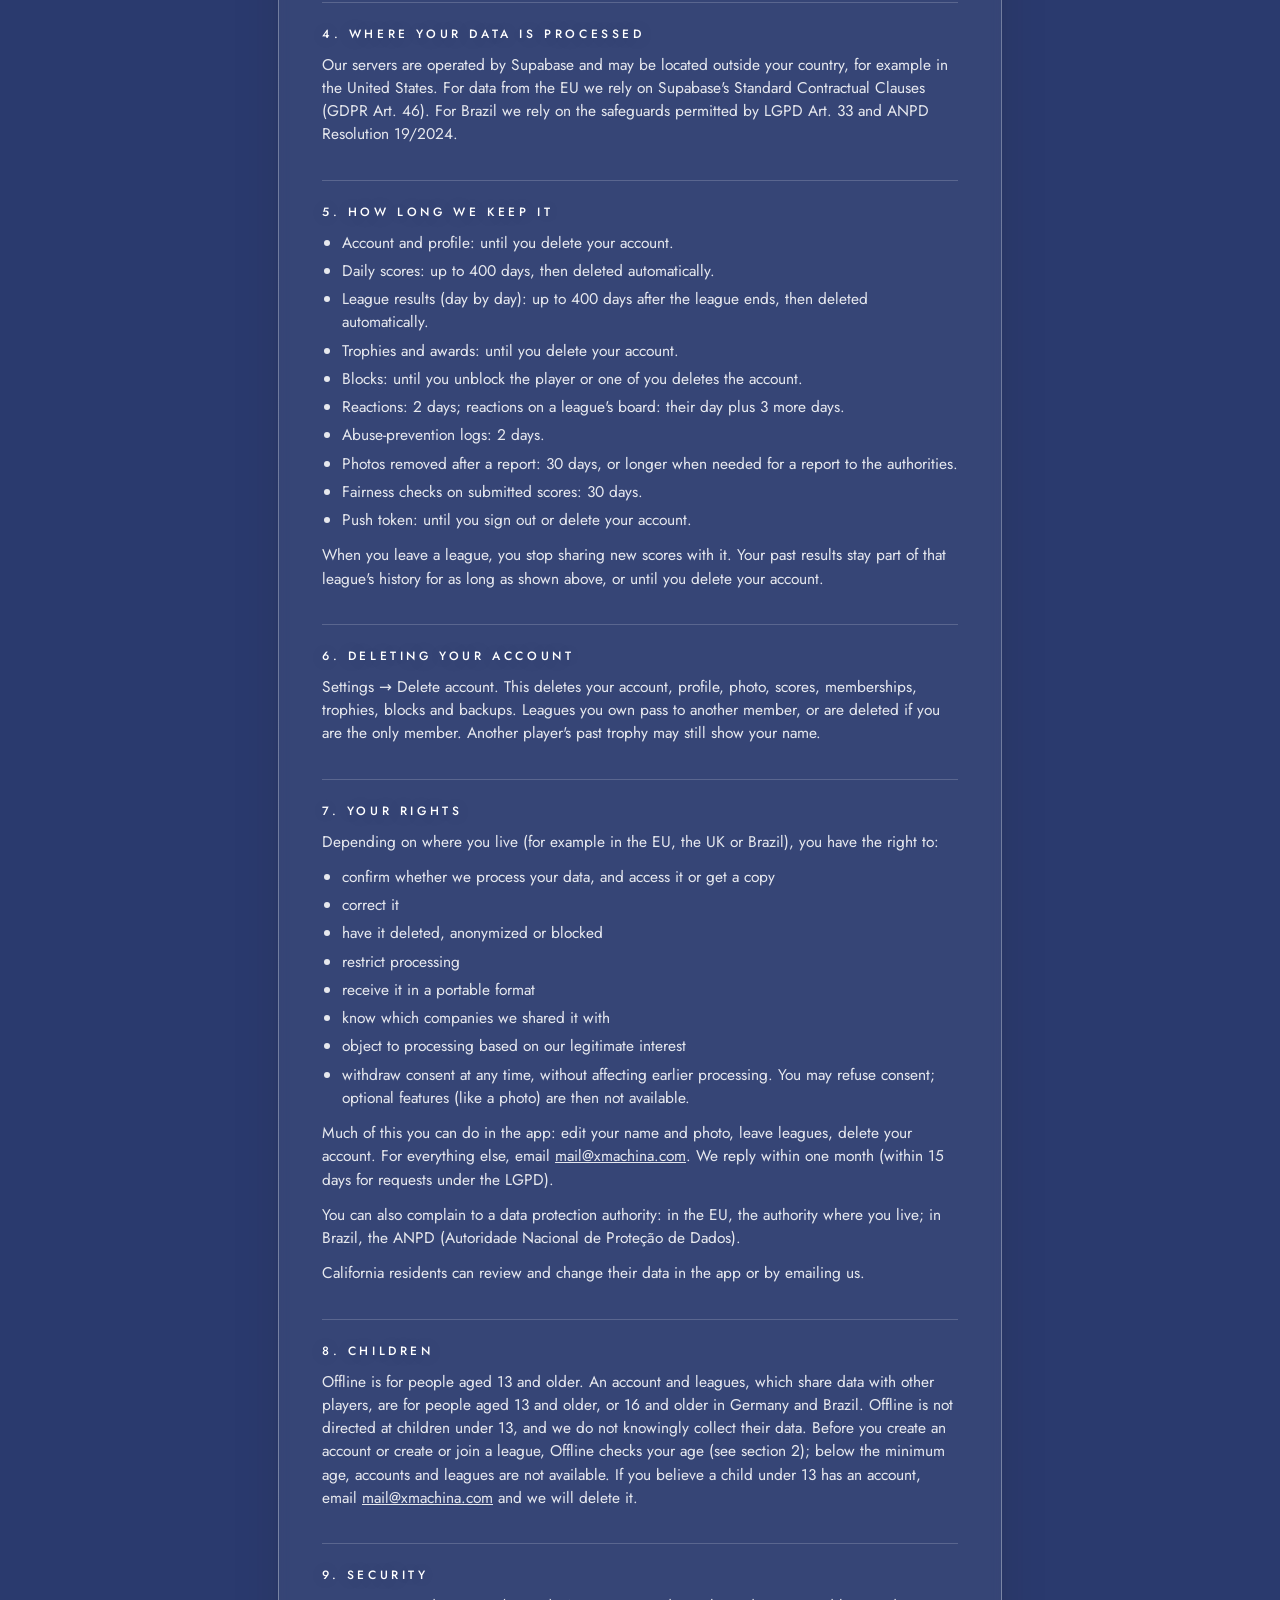
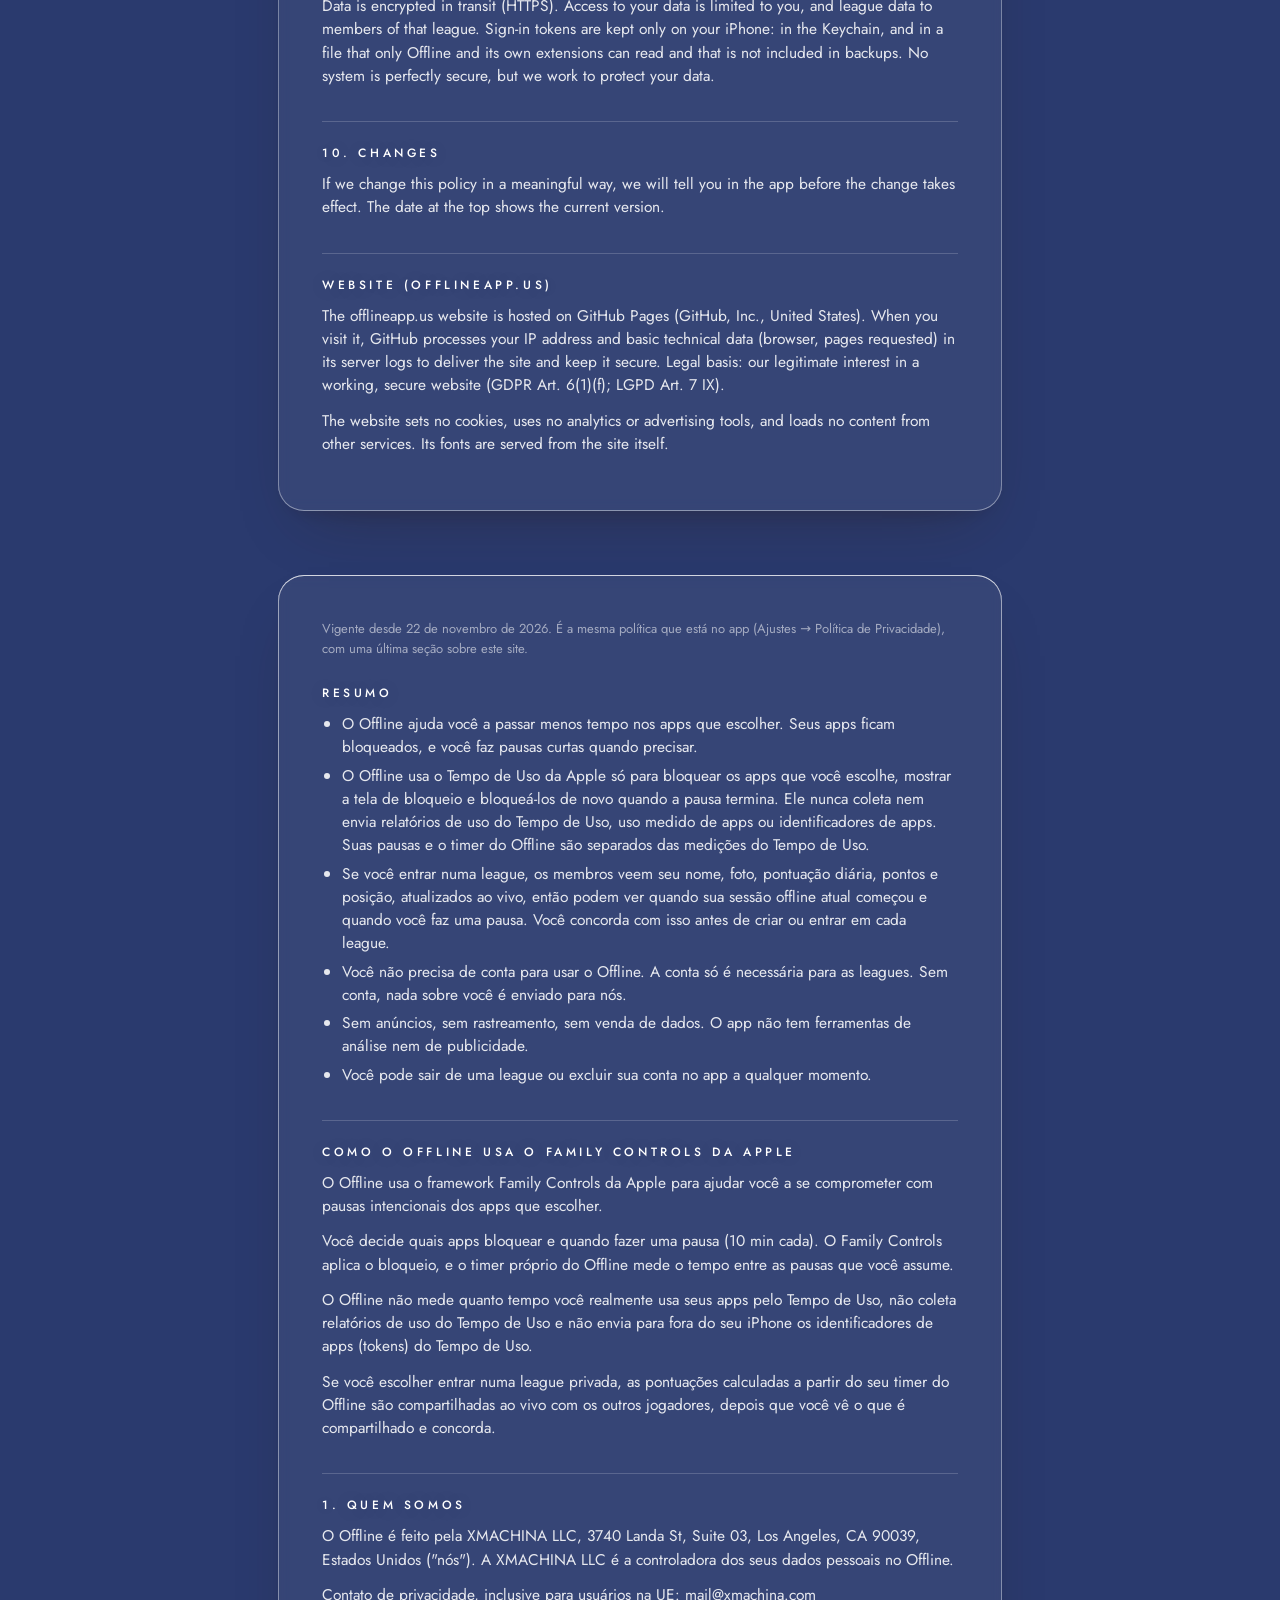
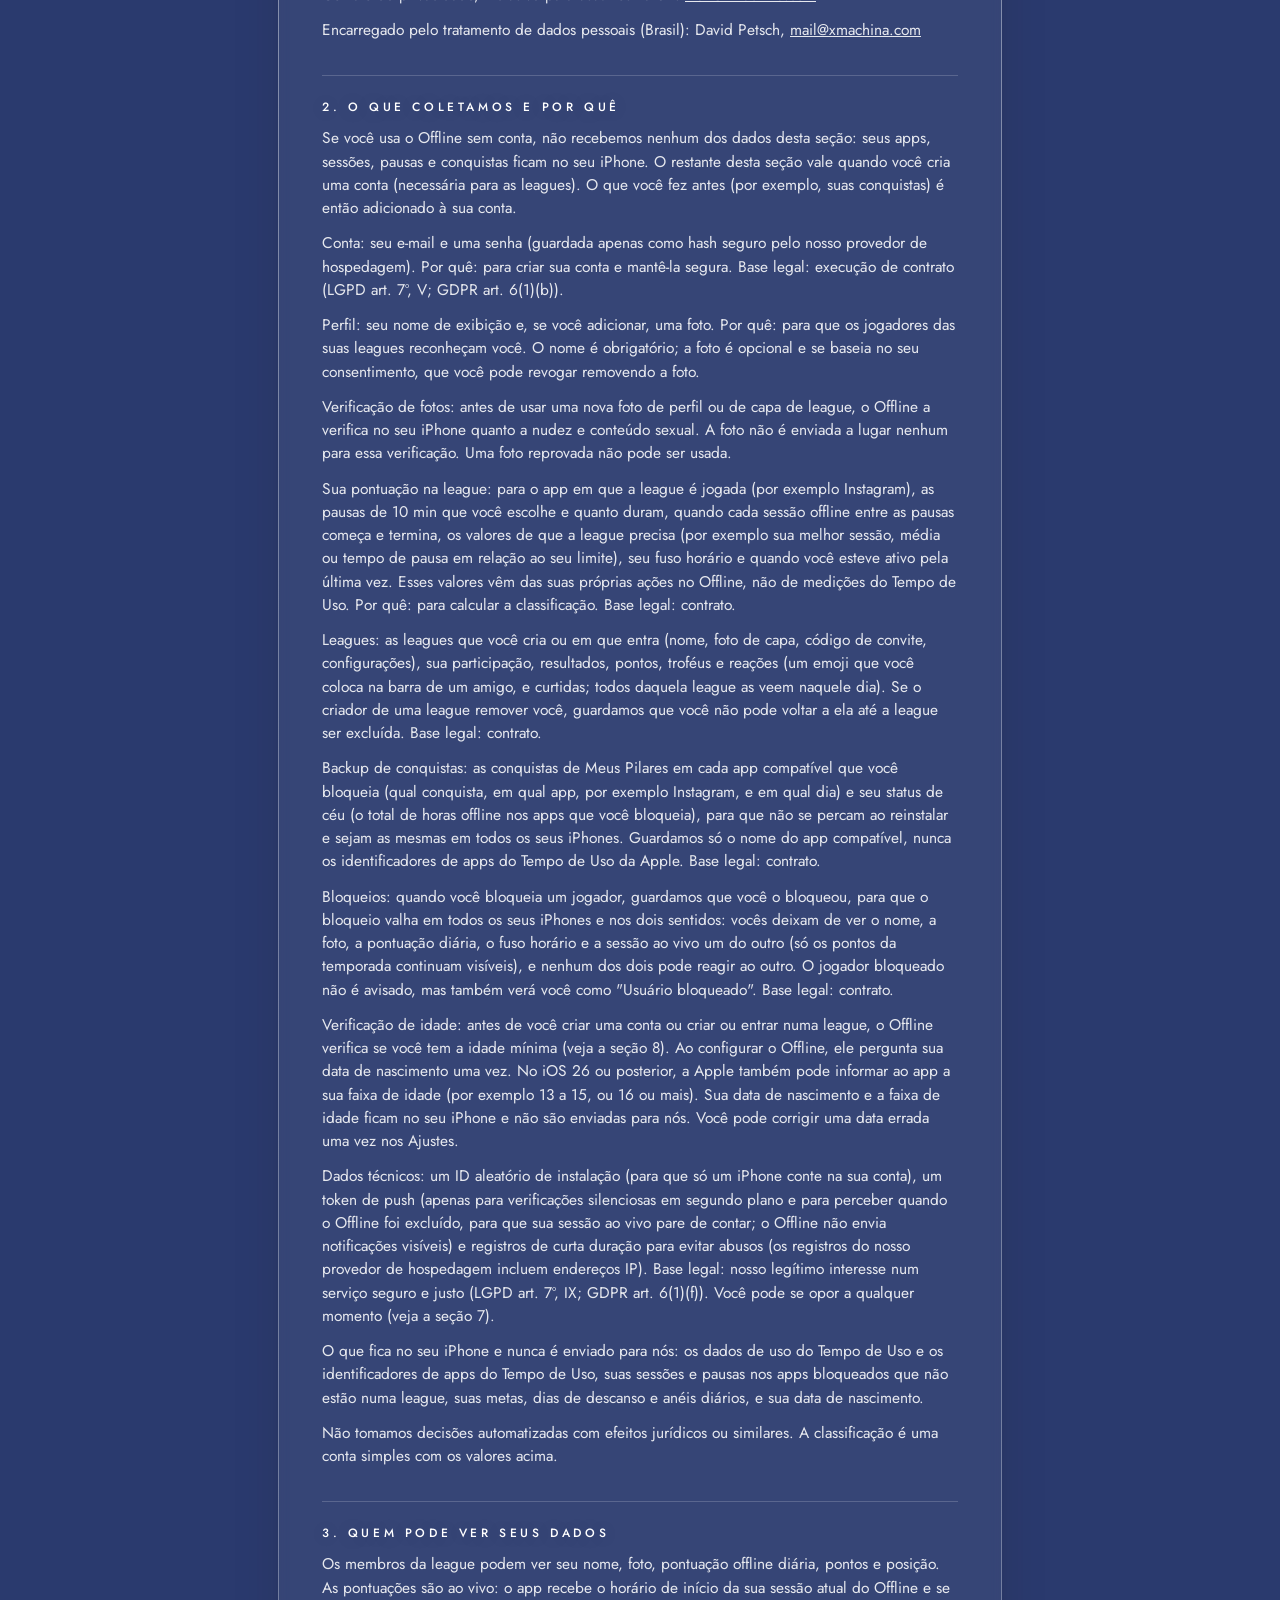
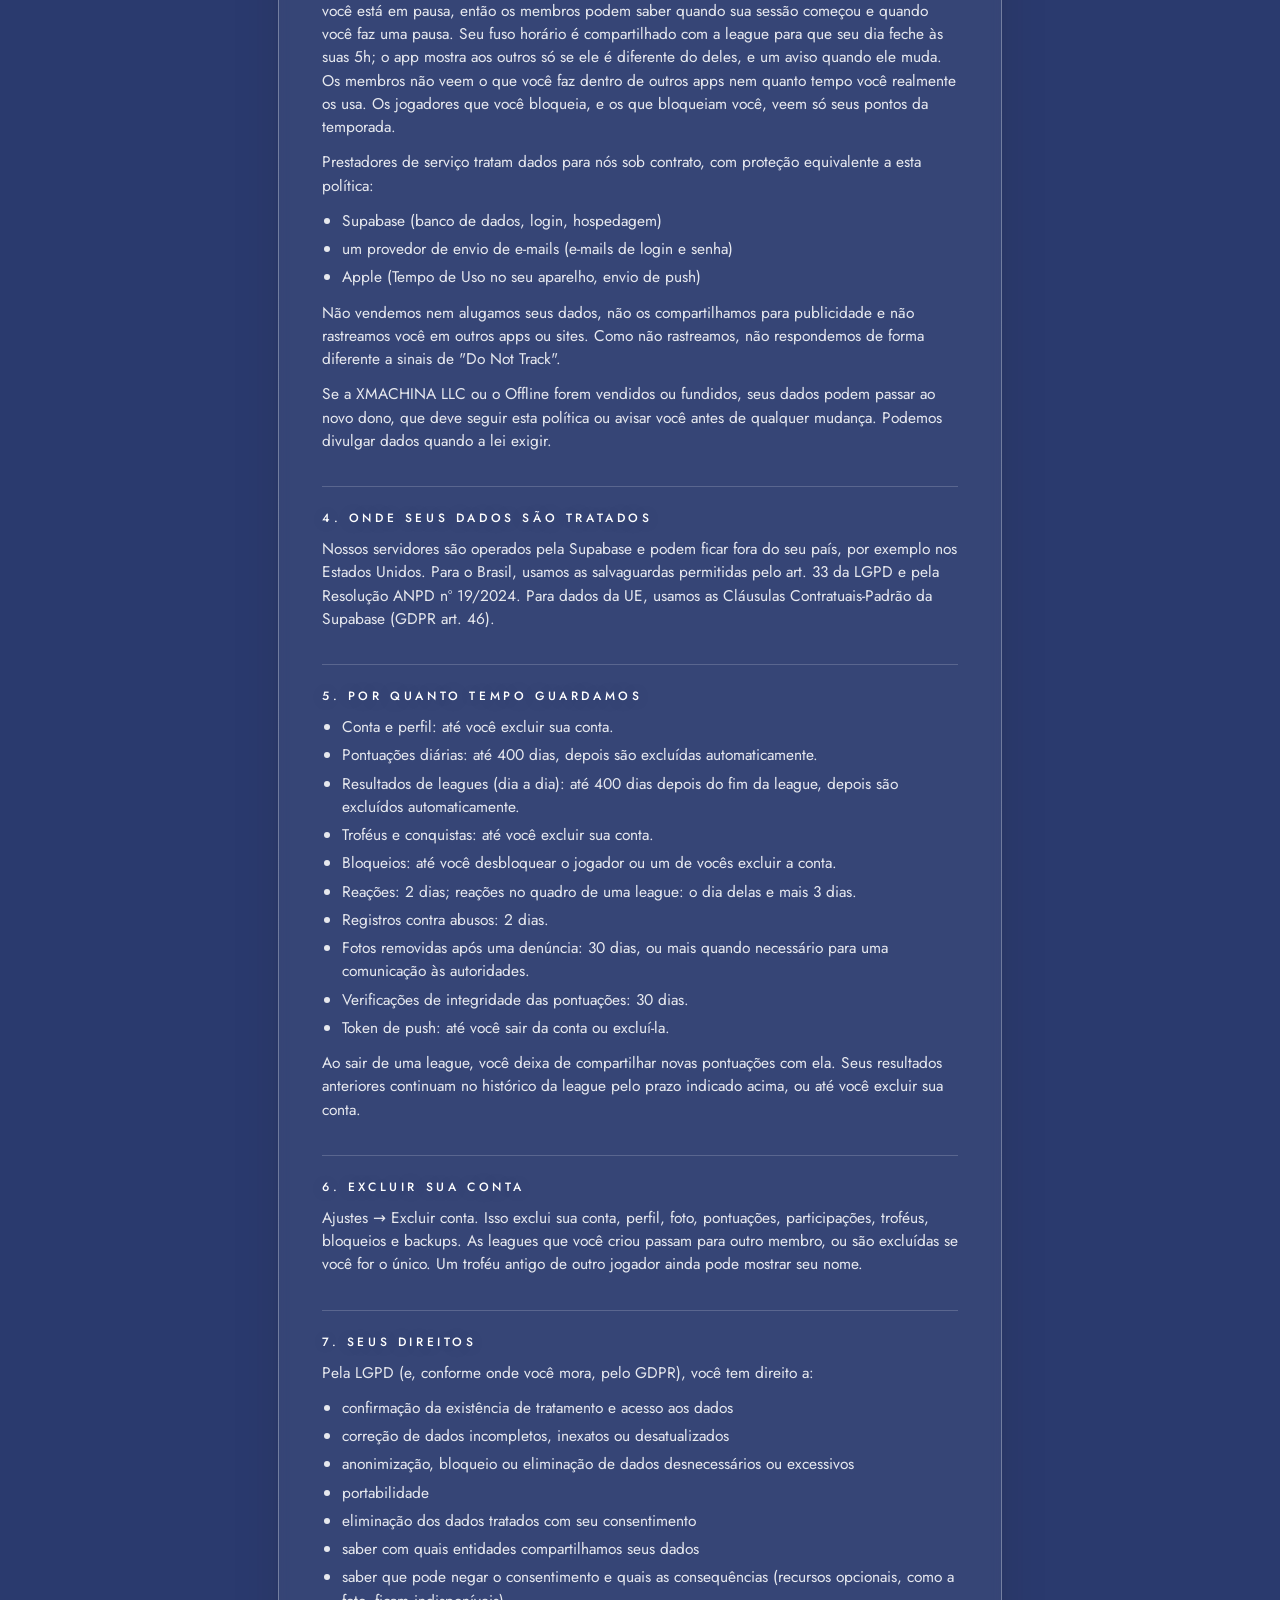
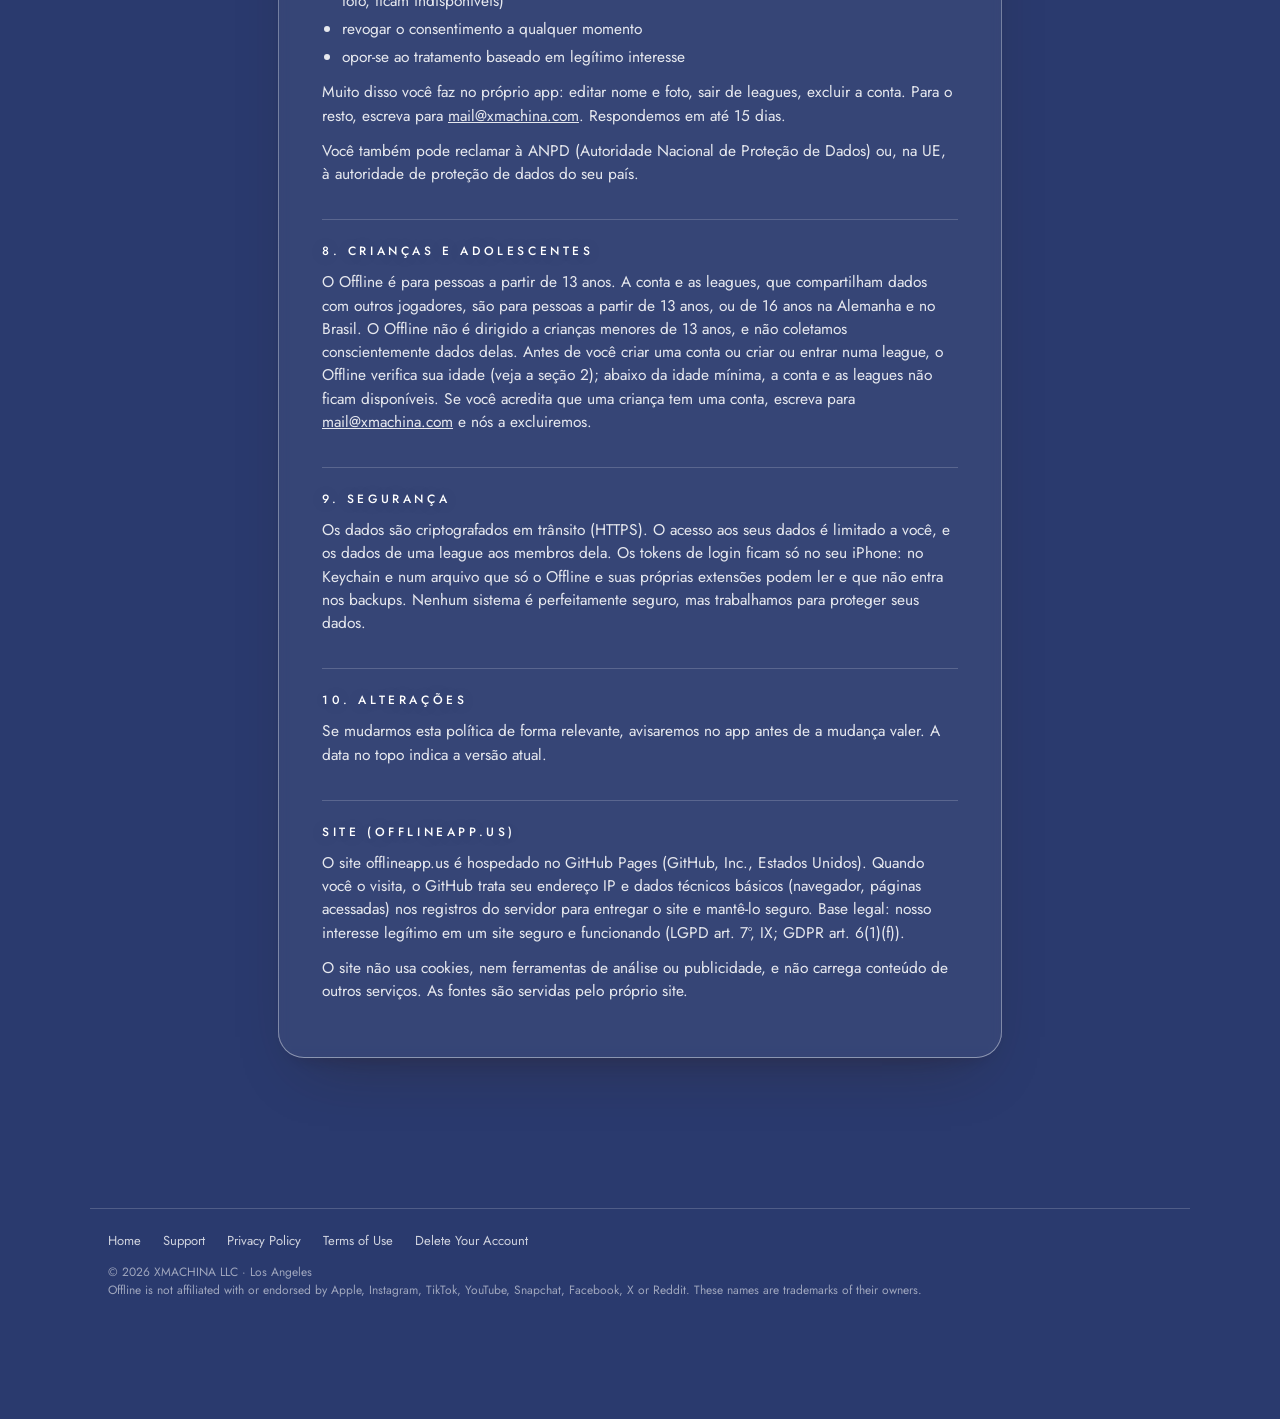
<file: privacy.html>
<!doctype html>
<html lang="en">
<head>
<meta charset="utf-8">
<meta name="viewport" content="width=device-width, initial-scale=1, viewport-fit=cover">
<title>Offline Privacy Policy</title>
<meta name="claude:viewport-fit-sides" content="cover">
<meta name="description" content="How Offline handles your data: what is collected, who sees it, how long it is kept and your rights.">
<meta name="theme-color" content="#3b3940">
<meta property="og:title" content="Offline Privacy Policy">
<meta property="og:description" content="How Offline handles your data: what is collected, who sees it, how long it is kept and your rights.">
<meta property="og:image" content="https://offlineapp.us/img/og.jpg?v=2">
<link rel="icon" type="image/png" href="img/favicon.png?v=3">
<link rel="apple-touch-icon" href="img/apple-touch-icon.png?v=3">

<link rel="stylesheet" href="style.css">
</head>
<body>
<div class="sky" aria-hidden="true"></div>
<header class="nav-top"><div class="wrap"><div class="nav-pill">
  <a class="nav-brand" href="index.html" aria-label="Offline home"><img class="wordmark" src="img/wordmark.svg" alt="Offline"></a>
  <nav class="nav-links"><a href="index.html#how">How It Works</a><a href="index.html#leagues">Leagues</a><a href="index.html#pillars">Your Progress</a><a href="support.html">Support</a></nav>
  <a class="nav-cta" href="index.html#download">Coming soon</a>
</div></div></header><div class="top"><div class="wrap narrow"><div><h1 class="title">Privacy</h1><div class="sub">Offline</div></div></div></div>
<div class="wrap narrow"><div class="lang" role="navigation" aria-label="Language"><a href="#en" aria-current="true">English</a><a href="#pt">Português</a></div>
<p class="page-intro">Privacy Policy · Política de Privacidade</p></div>
<main class="wrap narrow doc" style="margin-top:22px">
<article class="card" lang="en" id="en"><p class="meta">Effective November 22, 2026. This is the same policy as in the app (Settings → Privacy Policy), plus a last section about this website.</p><h2>The short version</h2>
<ul><li>Offline helps you spend less time on the apps you choose. Your apps stay locked, and you take short breaks when you need them.</li><li>Offline uses Apple&#x27;s Screen Time only to lock the apps you choose, show the lock screen, and lock them again when your break is over. It never collects or sends Screen Time usage reports, measured app usage or app identifiers. Your breaks and your Offline timer are separate from Screen Time&#x27;s measurements.</li><li>If you join a league, its members see your name, photo, daily score, points and rank, updated live, so they can see when your current offline run started and when you take a break. You agree to this before you create or join each league.</li><li>You don&#x27;t need an account to use Offline. An account is only needed for leagues. Without one, nothing about you is sent to us.</li><li>No ads, no tracking, no selling of data. There are no analytics or advertising tools in the app.</li><li>You can leave a league or delete your account in the app at any time.</li></ul>
<h2>How Offline uses Apple&#x27;s Family Controls</h2>
<p>Offline uses Apple&#x27;s Family Controls framework to help you commit to intentional breaks from the apps you choose.</p>
<p>You decide which apps to lock and when to take a break (10 minutes each). Family Controls enforces the lock, while Offline&#x27;s own timer measures the time between the breaks you commit to.</p>
<p>Offline does not measure how long you actually use your apps through Screen Time, does not collect Screen Time usage reports, and does not send Screen Time app identifiers (tokens) off your iPhone.</p>
<p>If you choose to join a private league, scores calculated from your Offline timer are shared live with the other players, after you have seen what is shared and agreed to it.</p>
<h2>1. Who we are</h2>
<p>Offline is made by XMACHINA LLC, 3740 Landa St, Suite 03, Los Angeles, CA 90039, United States (&quot;we&quot;, &quot;us&quot;). XMACHINA LLC is responsible (the &quot;controller&quot;) for your personal data in Offline.</p>
<p>Privacy contact, including for users in the EU: <a href="mailto:mail@xmachina.com">mail@xmachina.com</a></p>
<p>Data protection officer for Brazil (encarregado): David Petsch, <a href="mailto:mail@xmachina.com">mail@xmachina.com</a></p>
<h2>2. What we collect and why</h2>
<p>If you use Offline without an account, we receive none of the data in this section: your apps, runs, breaks and awards stay on your iPhone. The rest of this section applies once you create an account (needed for leagues). Things you did before (for example your awards) are then added to your account.</p>
<p>Account: your email address and a password (stored only as a secure hash by our hosting provider). Why: to create your account and keep it secure. Legal basis: performance of our contract with you (GDPR Art. 6(1)(b); LGPD Art. 7 V).</p>
<p>Profile: your display name and, if you add one, a photo. Why: so other players in your leagues recognize you. The name is required; the photo is optional and based on your consent, which you can withdraw by removing it.</p>
<p>Photo check: before a new profile photo or league cover is used, Offline checks it on your iPhone for nudity and sexual content. The photo is not sent anywhere for this check. A photo that fails can&#x27;t be used.</p>
<p>Your league score: for the app a league is played on (for example Instagram), the 10 min breaks you commit to and how long they last, when each offline run between breaks starts and ends, the values your league needs (for example your best run, average or break time against your limit), your time zone and when you were last active. These values come from your own actions in Offline, not from Screen Time measurements. Why: to calculate the league standings. Legal basis: contract.</p>
<p>Leagues: leagues you create or join (name, cover photo, invite code, settings), your membership, results, points, trophies and reactions (an emoji you put on a friend&#x27;s bar, and likes; everyone in that league sees them for that day). If a league&#x27;s creator removes you from a league, we keep that you can&#x27;t rejoin it until the league is deleted. Legal basis: contract.</p>
<p>Awards backup: the awards you earned in My Pillars for each supported app you lock (which award, on which app, for example Instagram, and on which day), and your sky status (your total offline hours across the apps you lock), so they survive a reinstall and stay the same on all your phones. We store only the name of the supported app, never Apple&#x27;s Screen Time app identifiers. Legal basis: contract.</p>
<p>Blocks: when you block a player, we store that you blocked them, so the block works on all your phones and both ways: you no longer see each other&#x27;s name, photo, daily score, time zone or live run (only season points stay visible), and neither of you can react to the other. The blocked player is not notified, but will see you as &quot;Blocked user&quot; too. Legal basis: contract.</p>
<p>Age check: before you create an account or create or join a league, Offline checks that you are old enough (see section 8). When you set up Offline, it asks your date of birth once. On iOS 26 and later, Apple may also tell the app your age range (for example 13 to 15, or 16 or older). Your date of birth and the age range stay on your iPhone and are not sent to us. You can correct a wrong date once in Settings.</p>
<p>Technical data: a random install ID (so only one phone counts for your account), a push token (only for silent background checks, and to notice when Offline was deleted so your live run stops counting; Offline sends no visible notifications) and short-lived request logs to prevent abuse (our hosting provider&#x27;s logs include IP addresses). Legal basis: our legitimate interest in a secure and fair service (GDPR Art. 6(1)(f); LGPD Art. 7 IX). You can object at any time (see section 7).</p>
<p>What stays on your iPhone and is never sent to us: Screen Time usage data and Screen Time app identifiers, your runs and breaks on apps you lock that are not in a league, your goals, rest days and daily rings, and your date of birth.</p>
<p>We do not use automated decision-making with legal or similarly significant effects. League rankings are simple arithmetic on the values above.</p>
<h2>3. Who can see your data</h2>
<p>League members can see your name, photo, daily offline score, points and rank. Scores are live: the app receives the start time of your current Offline run and whether you are on a break, so members can tell when your run started and when you take a break. Your time zone is shared with the league so your day closes at your 5 AM; the app shows others only whether it differs from theirs, and a note when it changes. Members cannot see what you do inside other apps or how long you actually use them. Players you block, and players who block you, see only your season points.</p>
<p>Service providers process data for us under contract, with protection equal to this policy:</p>
<ul><li>Supabase (database, sign-in, hosting)</li><li>an email delivery provider (sign-in and password emails)</li><li>Apple (Screen Time on your device, push delivery)</li></ul>
<p>We do not sell or rent your data, do not share it for advertising, and do not track you across other apps or websites. Because we do not track you, we do not respond to &quot;Do Not Track&quot; signals differently.</p>
<p>If XMACHINA LLC or Offline is ever sold or merged, your data may pass to the new owner, who must follow this policy or tell you about changes first. We may disclose data if the law requires it.</p>
<h2>4. Where your data is processed</h2>
<p>Our servers are operated by Supabase and may be located outside your country, for example in the United States. For data from the EU we rely on Supabase&#x27;s Standard Contractual Clauses (GDPR Art. 46). For Brazil we rely on the safeguards permitted by LGPD Art. 33 and ANPD Resolution 19/2024.</p>
<h2>5. How long we keep it</h2>
<ul><li>Account and profile: until you delete your account.</li><li>Daily scores: up to 400 days, then deleted automatically.</li><li>League results (day by day): up to 400 days after the league ends, then deleted automatically.</li><li>Trophies and awards: until you delete your account.</li><li>Blocks: until you unblock the player or one of you deletes the account.</li><li>Reactions: 2 days; reactions on a league&#x27;s board: their day plus 3 more days.</li><li>Abuse-prevention logs: 2 days.</li><li>Photos removed after a report: 30 days, or longer when needed for a report to the authorities.</li><li>Fairness checks on submitted scores: 30 days.</li><li>Push token: until you sign out or delete your account.</li></ul>
<p>When you leave a league, you stop sharing new scores with it. Your past results stay part of that league&#x27;s history for as long as shown above, or until you delete your account.</p>
<h2>6. Deleting your account</h2>
<p>Settings → Delete account. This deletes your account, profile, photo, scores, memberships, trophies, blocks and backups. Leagues you own pass to another member, or are deleted if you are the only member. Another player&#x27;s past trophy may still show your name.</p>
<h2>7. Your rights</h2>
<p>Depending on where you live (for example in the EU, the UK or Brazil), you have the right to:</p>
<ul><li>confirm whether we process your data, and access it or get a copy</li><li>correct it</li><li>have it deleted, anonymized or blocked</li><li>restrict processing</li><li>receive it in a portable format</li><li>know which companies we shared it with</li><li>object to processing based on our legitimate interest</li><li>withdraw consent at any time, without affecting earlier processing. You may refuse consent; optional features (like a photo) are then not available.</li></ul>
<p>Much of this you can do in the app: edit your name and photo, leave leagues, delete your account. For everything else, email <a href="mailto:mail@xmachina.com">mail@xmachina.com</a>. We reply within one month (within 15 days for requests under the LGPD).</p>
<p>You can also complain to a data protection authority: in the EU, the authority where you live; in Brazil, the ANPD (Autoridade Nacional de Proteção de Dados).</p>
<p>California residents can review and change their data in the app or by emailing us.</p>
<h2>8. Children</h2>
<p>Offline is for people aged 13 and older. An account and leagues, which share data with other players, are for people aged 13 and older, or 16 and older in Germany and Brazil. Offline is not directed at children under 13, and we do not knowingly collect their data. Before you create an account or create or join a league, Offline checks your age (see section 2); below the minimum age, accounts and leagues are not available. If you believe a child under 13 has an account, email <a href="mailto:mail@xmachina.com">mail@xmachina.com</a> and we will delete it.</p>
<h2>9. Security</h2>
<p>Data is encrypted in transit (HTTPS). Access to your data is limited to you, and league data to members of that league. Sign-in tokens are kept only on your iPhone: in the Keychain, and in a file that only Offline and its own extensions can read and that is not included in backups. No system is perfectly secure, but we work to protect your data.</p>
<h2>10. Changes</h2>
<p>If we change this policy in a meaningful way, we will tell you in the app before the change takes effect. The date at the top shows the current version.</p>
<h2>Website (offlineapp.us)</h2>
<p>The offlineapp.us website is hosted on GitHub Pages (GitHub, Inc., United States). When you visit it, GitHub processes your IP address and basic technical data (browser, pages requested) in its server logs to deliver the site and keep it secure. Legal basis: our legitimate interest in a working, secure website (GDPR Art. 6(1)(f); LGPD Art. 7 IX).</p>
<p>The website sets no cookies, uses no analytics or advertising tools, and loads no content from other services. Its fonts are served from the site itself.</p>
</article>
<div style="height:28px"></div>
<article class="card" lang="pt" id="pt"><p class="meta">Vigente desde 22 de novembro de 2026. É a mesma política que está no app (Ajustes → Política de Privacidade), com uma última seção sobre este site.</p><h2>Resumo</h2>
<ul><li>O Offline ajuda você a passar menos tempo nos apps que escolher. Seus apps ficam bloqueados, e você faz pausas curtas quando precisar.</li><li>O Offline usa o Tempo de Uso da Apple só para bloquear os apps que você escolhe, mostrar a tela de bloqueio e bloqueá-los de novo quando a pausa termina. Ele nunca coleta nem envia relatórios de uso do Tempo de Uso, uso medido de apps ou identificadores de apps. Suas pausas e o timer do Offline são separados das medições do Tempo de Uso.</li><li>Se você entrar numa league, os membros veem seu nome, foto, pontuação diária, pontos e posição, atualizados ao vivo, então podem ver quando sua sessão offline atual começou e quando você faz uma pausa. Você concorda com isso antes de criar ou entrar em cada league.</li><li>Você não precisa de conta para usar o Offline. A conta só é necessária para as leagues. Sem conta, nada sobre você é enviado para nós.</li><li>Sem anúncios, sem rastreamento, sem venda de dados. O app não tem ferramentas de análise nem de publicidade.</li><li>Você pode sair de uma league ou excluir sua conta no app a qualquer momento.</li></ul>
<h2>Como o Offline usa o Family Controls da Apple</h2>
<p>O Offline usa o framework Family Controls da Apple para ajudar você a se comprometer com pausas intencionais dos apps que escolher.</p>
<p>Você decide quais apps bloquear e quando fazer uma pausa (10 min cada). O Family Controls aplica o bloqueio, e o timer próprio do Offline mede o tempo entre as pausas que você assume.</p>
<p>O Offline não mede quanto tempo você realmente usa seus apps pelo Tempo de Uso, não coleta relatórios de uso do Tempo de Uso e não envia para fora do seu iPhone os identificadores de apps (tokens) do Tempo de Uso.</p>
<p>Se você escolher entrar numa league privada, as pontuações calculadas a partir do seu timer do Offline são compartilhadas ao vivo com os outros jogadores, depois que você vê o que é compartilhado e concorda.</p>
<h2>1. Quem somos</h2>
<p>O Offline é feito pela XMACHINA LLC, 3740 Landa St, Suite 03, Los Angeles, CA 90039, Estados Unidos (&quot;nós&quot;). A XMACHINA LLC é a controladora dos seus dados pessoais no Offline.</p>
<p>Contato de privacidade, inclusive para usuários na UE: <a href="mailto:mail@xmachina.com">mail@xmachina.com</a></p>
<p>Encarregado pelo tratamento de dados pessoais (Brasil): David Petsch, <a href="mailto:mail@xmachina.com">mail@xmachina.com</a></p>
<h2>2. O que coletamos e por quê</h2>
<p>Se você usa o Offline sem conta, não recebemos nenhum dos dados desta seção: seus apps, sessões, pausas e conquistas ficam no seu iPhone. O restante desta seção vale quando você cria uma conta (necessária para as leagues). O que você fez antes (por exemplo, suas conquistas) é então adicionado à sua conta.</p>
<p>Conta: seu e-mail e uma senha (guardada apenas como hash seguro pelo nosso provedor de hospedagem). Por quê: para criar sua conta e mantê-la segura. Base legal: execução de contrato (LGPD art. 7º, V; GDPR art. 6(1)(b)).</p>
<p>Perfil: seu nome de exibição e, se você adicionar, uma foto. Por quê: para que os jogadores das suas leagues reconheçam você. O nome é obrigatório; a foto é opcional e se baseia no seu consentimento, que você pode revogar removendo a foto.</p>
<p>Verificação de fotos: antes de usar uma nova foto de perfil ou de capa de league, o Offline a verifica no seu iPhone quanto a nudez e conteúdo sexual. A foto não é enviada a lugar nenhum para essa verificação. Uma foto reprovada não pode ser usada.</p>
<p>Sua pontuação na league: para o app em que a league é jogada (por exemplo Instagram), as pausas de 10 min que você escolhe e quanto duram, quando cada sessão offline entre as pausas começa e termina, os valores de que a league precisa (por exemplo sua melhor sessão, média ou tempo de pausa em relação ao seu limite), seu fuso horário e quando você esteve ativo pela última vez. Esses valores vêm das suas próprias ações no Offline, não de medições do Tempo de Uso. Por quê: para calcular a classificação. Base legal: contrato.</p>
<p>Leagues: as leagues que você cria ou em que entra (nome, foto de capa, código de convite, configurações), sua participação, resultados, pontos, troféus e reações (um emoji que você coloca na barra de um amigo, e curtidas; todos daquela league as veem naquele dia). Se o criador de uma league remover você, guardamos que você não pode voltar a ela até a league ser excluída. Base legal: contrato.</p>
<p>Backup de conquistas: as conquistas de Meus Pilares em cada app compatível que você bloqueia (qual conquista, em qual app, por exemplo Instagram, e em qual dia) e seu status de céu (o total de horas offline nos apps que você bloqueia), para que não se percam ao reinstalar e sejam as mesmas em todos os seus iPhones. Guardamos só o nome do app compatível, nunca os identificadores de apps do Tempo de Uso da Apple. Base legal: contrato.</p>
<p>Bloqueios: quando você bloqueia um jogador, guardamos que você o bloqueou, para que o bloqueio valha em todos os seus iPhones e nos dois sentidos: vocês deixam de ver o nome, a foto, a pontuação diária, o fuso horário e a sessão ao vivo um do outro (só os pontos da temporada continuam visíveis), e nenhum dos dois pode reagir ao outro. O jogador bloqueado não é avisado, mas também verá você como &quot;Usuário bloqueado&quot;. Base legal: contrato.</p>
<p>Verificação de idade: antes de você criar uma conta ou criar ou entrar numa league, o Offline verifica se você tem a idade mínima (veja a seção 8). Ao configurar o Offline, ele pergunta sua data de nascimento uma vez. No iOS 26 ou posterior, a Apple também pode informar ao app a sua faixa de idade (por exemplo 13 a 15, ou 16 ou mais). Sua data de nascimento e a faixa de idade ficam no seu iPhone e não são enviadas para nós. Você pode corrigir uma data errada uma vez nos Ajustes.</p>
<p>Dados técnicos: um ID aleatório de instalação (para que só um iPhone conte na sua conta), um token de push (apenas para verificações silenciosas em segundo plano e para perceber quando o Offline foi excluído, para que sua sessão ao vivo pare de contar; o Offline não envia notificações visíveis) e registros de curta duração para evitar abusos (os registros do nosso provedor de hospedagem incluem endereços IP). Base legal: nosso legítimo interesse num serviço seguro e justo (LGPD art. 7º, IX; GDPR art. 6(1)(f)). Você pode se opor a qualquer momento (veja a seção 7).</p>
<p>O que fica no seu iPhone e nunca é enviado para nós: os dados de uso do Tempo de Uso e os identificadores de apps do Tempo de Uso, suas sessões e pausas nos apps bloqueados que não estão numa league, suas metas, dias de descanso e anéis diários, e sua data de nascimento.</p>
<p>Não tomamos decisões automatizadas com efeitos jurídicos ou similares. A classificação é uma conta simples com os valores acima.</p>
<h2>3. Quem pode ver seus dados</h2>
<p>Os membros da league podem ver seu nome, foto, pontuação offline diária, pontos e posição. As pontuações são ao vivo: o app recebe o horário de início da sua sessão atual do Offline e se você está em pausa, então os membros podem saber quando sua sessão começou e quando você faz uma pausa. Seu fuso horário é compartilhado com a league para que seu dia feche às suas 5h; o app mostra aos outros só se ele é diferente do deles, e um aviso quando ele muda. Os membros não veem o que você faz dentro de outros apps nem quanto tempo você realmente os usa. Os jogadores que você bloqueia, e os que bloqueiam você, veem só seus pontos da temporada.</p>
<p>Prestadores de serviço tratam dados para nós sob contrato, com proteção equivalente a esta política:</p>
<ul><li>Supabase (banco de dados, login, hospedagem)</li><li>um provedor de envio de e-mails (e-mails de login e senha)</li><li>Apple (Tempo de Uso no seu aparelho, envio de push)</li></ul>
<p>Não vendemos nem alugamos seus dados, não os compartilhamos para publicidade e não rastreamos você em outros apps ou sites. Como não rastreamos, não respondemos de forma diferente a sinais de &quot;Do Not Track&quot;.</p>
<p>Se a XMACHINA LLC ou o Offline forem vendidos ou fundidos, seus dados podem passar ao novo dono, que deve seguir esta política ou avisar você antes de qualquer mudança. Podemos divulgar dados quando a lei exigir.</p>
<h2>4. Onde seus dados são tratados</h2>
<p>Nossos servidores são operados pela Supabase e podem ficar fora do seu país, por exemplo nos Estados Unidos. Para o Brasil, usamos as salvaguardas permitidas pelo art. 33 da LGPD e pela Resolução ANPD nº 19/2024. Para dados da UE, usamos as Cláusulas Contratuais-Padrão da Supabase (GDPR art. 46).</p>
<h2>5. Por quanto tempo guardamos</h2>
<ul><li>Conta e perfil: até você excluir sua conta.</li><li>Pontuações diárias: até 400 dias, depois são excluídas automaticamente.</li><li>Resultados de leagues (dia a dia): até 400 dias depois do fim da league, depois são excluídos automaticamente.</li><li>Troféus e conquistas: até você excluir sua conta.</li><li>Bloqueios: até você desbloquear o jogador ou um de vocês excluir a conta.</li><li>Reações: 2 dias; reações no quadro de uma league: o dia delas e mais 3 dias.</li><li>Registros contra abusos: 2 dias.</li><li>Fotos removidas após uma denúncia: 30 dias, ou mais quando necessário para uma comunicação às autoridades.</li><li>Verificações de integridade das pontuações: 30 dias.</li><li>Token de push: até você sair da conta ou excluí-la.</li></ul>
<p>Ao sair de uma league, você deixa de compartilhar novas pontuações com ela. Seus resultados anteriores continuam no histórico da league pelo prazo indicado acima, ou até você excluir sua conta.</p>
<h2>6. Excluir sua conta</h2>
<p>Ajustes → Excluir conta. Isso exclui sua conta, perfil, foto, pontuações, participações, troféus, bloqueios e backups. As leagues que você criou passam para outro membro, ou são excluídas se você for o único. Um troféu antigo de outro jogador ainda pode mostrar seu nome.</p>
<h2>7. Seus direitos</h2>
<p>Pela LGPD (e, conforme onde você mora, pelo GDPR), você tem direito a:</p>
<ul><li>confirmação da existência de tratamento e acesso aos dados</li><li>correção de dados incompletos, inexatos ou desatualizados</li><li>anonimização, bloqueio ou eliminação de dados desnecessários ou excessivos</li><li>portabilidade</li><li>eliminação dos dados tratados com seu consentimento</li><li>saber com quais entidades compartilhamos seus dados</li><li>saber que pode negar o consentimento e quais as consequências (recursos opcionais, como a foto, ficam indisponíveis)</li><li>revogar o consentimento a qualquer momento</li><li>opor-se ao tratamento baseado em legítimo interesse</li></ul>
<p>Muito disso você faz no próprio app: editar nome e foto, sair de leagues, excluir a conta. Para o resto, escreva para <a href="mailto:mail@xmachina.com">mail@xmachina.com</a>. Respondemos em até 15 dias.</p>
<p>Você também pode reclamar à ANPD (Autoridade Nacional de Proteção de Dados) ou, na UE, à autoridade de proteção de dados do seu país.</p>
<h2>8. Crianças e adolescentes</h2>
<p>O Offline é para pessoas a partir de 13 anos. A conta e as leagues, que compartilham dados com outros jogadores, são para pessoas a partir de 13 anos, ou de 16 anos na Alemanha e no Brasil. O Offline não é dirigido a crianças menores de 13 anos, e não coletamos conscientemente dados delas. Antes de você criar uma conta ou criar ou entrar numa league, o Offline verifica sua idade (veja a seção 2); abaixo da idade mínima, a conta e as leagues não ficam disponíveis. Se você acredita que uma criança tem uma conta, escreva para <a href="mailto:mail@xmachina.com">mail@xmachina.com</a> e nós a excluiremos.</p>
<h2>9. Segurança</h2>
<p>Os dados são criptografados em trânsito (HTTPS). O acesso aos seus dados é limitado a você, e os dados de uma league aos membros dela. Os tokens de login ficam só no seu iPhone: no Keychain e num arquivo que só o Offline e suas próprias extensões podem ler e que não entra nos backups. Nenhum sistema é perfeitamente seguro, mas trabalhamos para proteger seus dados.</p>
<h2>10. Alterações</h2>
<p>Se mudarmos esta política de forma relevante, avisaremos no app antes de a mudança valer. A data no topo indica a versão atual.</p>
<h2>Site (offlineapp.us)</h2>
<p>O site offlineapp.us é hospedado no GitHub Pages (GitHub, Inc., Estados Unidos). Quando você o visita, o GitHub trata seu endereço IP e dados técnicos básicos (navegador, páginas acessadas) nos registros do servidor para entregar o site e mantê-lo seguro. Base legal: nosso interesse legítimo em um site seguro e funcionando (LGPD art. 7º, IX; GDPR art. 6(1)(f)).</p>
<p>O site não usa cookies, nem ferramentas de análise ou publicidade, e não carrega conteúdo de outros serviços. As fontes são servidas pelo próprio site.</p>
</article>
</main>
<script>
(function(){var l=document.querySelectorAll('.lang a');function s(){var h=location.hash==='#pt'?'#pt':'#en';l.forEach(function(a){a.setAttribute('aria-current',a.getAttribute('href')===h?'true':'false')})}window.addEventListener('hashchange',s);s();})();
</script>
<footer><div class="wrap cols">
  <nav><a href="index.html">Home</a><a href="support.html">Support</a><a href="privacy.html">Privacy Policy</a><a href="terms.html">Terms of Use</a><a href="support.html#delete">Delete Your Account</a></nav>
  <p>© 2026 XMACHINA LLC · Los Angeles<br>Offline is not affiliated with or endorsed by Apple, Instagram, TikTok, YouTube, Snapchat, Facebook, X or Reddit. These names are trademarks of their owners.</p>
</div></footer>
<nav class="tabbar" aria-label="Main"><a href="index.html"><img src="img/moon.png" alt=""><span>Offline</span></a><a href="index.html#leagues"><svg viewBox="0 0 24 24" aria-hidden="true"><path fill="currentColor" d="M7 3h10v2h3v3a4 4 0 0 1-4 4h-.3A5 5 0 0 1 13 14.9V18h3v2H8v-2h3v-3.1A5 5 0 0 1 8.3 12H8a4 4 0 0 1-4-4V5h3V3Zm0 4H6v1a2 2 0 0 0 1.2 1.8A5 5 0 0 1 7 8V7Zm10 0v1a5 5 0 0 1-.2 1.8A2 2 0 0 0 18 8V7h-1Z"/></svg><span>Leagues</span></a><a href="support.html"><svg viewBox="0 0 24 24" aria-hidden="true"><path fill="none" stroke="currentColor" stroke-width="1.6" d="M12 21a9 9 0 1 0 0-18 9 9 0 0 0 0 18Z M9.6 9.3a2.5 2.5 0 1 1 3.4 2.3c-.6.3-1 .8-1 1.5v.6 M12 16.6v.2"/></svg><span>Support</span></a></nav>
<script>(function(){var R=matchMedia('(prefers-reduced-motion: reduce)').matches,E='cubic-bezier(.32,.72,0,1)';document.querySelectorAll('details').forEach(function(d){var s=d.querySelector('summary'),busy=null;s.addEventListener('click',function(e){var b=d.querySelector(':scope > :not(summary)');if(R||!b)return;e.preventDefault();if(busy){busy.cancel();busy=null;}var cs,to;if(!d.open){d.open=true;cs=getComputedStyle(b);to={height:b.offsetHeight+'px',paddingTop:cs.paddingTop,paddingBottom:cs.paddingBottom,marginTop:cs.marginTop,opacity:1};b.style.overflow='hidden';busy=b.animate([{height:'0px',paddingTop:'0px',paddingBottom:'0px',marginTop:'0px',opacity:0},to],{duration:420,easing:E});busy.onfinish=busy.oncancel=function(){b.style.overflow='';busy=null;};}else{cs=getComputedStyle(b);b.style.overflow='hidden';busy=b.animate([{height:b.offsetHeight+'px',paddingTop:cs.paddingTop,paddingBottom:cs.paddingBottom,marginTop:cs.marginTop,opacity:1},{height:'0px',paddingTop:'0px',paddingBottom:'0px',marginTop:'0px',opacity:0}],{duration:320,easing:E,fill:'forwards'});busy.onfinish=function(){d.open=false;busy.cancel();b.style.overflow='';busy=null;};busy.oncancel=function(){b.style.overflow='';};}});});})();</script>
<script>(function(){var h=document.querySelector('.nav-top');function s(){h&&h.classList.toggle('scrolled',scrollY>24)}addEventListener('scroll',s,{passive:true});s();})();</script>
</body>
</html>
</file>
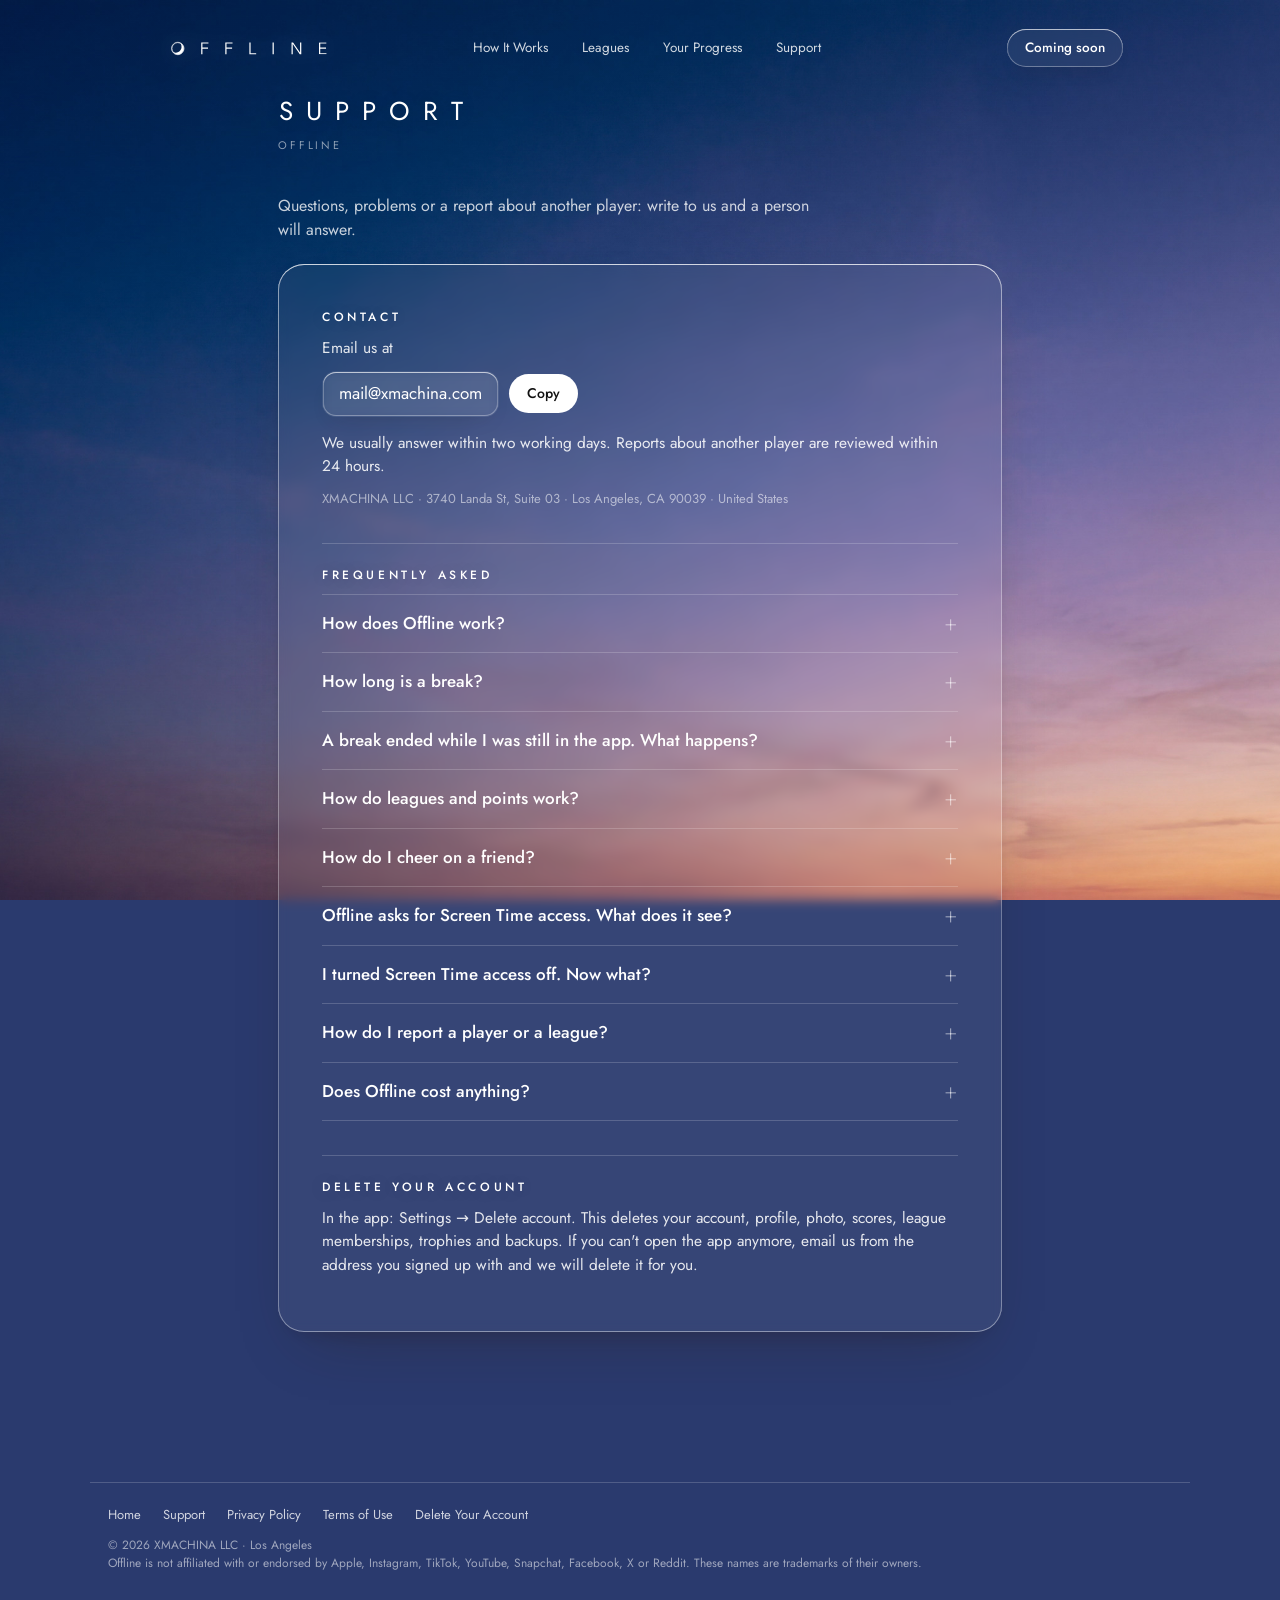
<file: support.html>
<!doctype html>
<html lang="en">
<head>
<meta charset="utf-8">
<meta name="viewport" content="width=device-width, initial-scale=1, viewport-fit=cover">
<title>Offline Support</title>
<meta name="claude:viewport-fit-sides" content="cover">
<meta name="description" content="Help with Offline: breaks, leagues, your account and how to reach us.">
<meta name="theme-color" content="#3b3940">
<meta property="og:title" content="Offline Support">
<meta property="og:description" content="Help with Offline: breaks, leagues, your account and how to reach us.">
<meta property="og:image" content="https://offlineapp.us/img/og.jpg?v=2">
<link rel="icon" type="image/png" href="img/favicon.png?v=3">
<link rel="apple-touch-icon" href="img/apple-touch-icon.png?v=3">

<link rel="stylesheet" href="style.css">
</head>
<body>
<div class="sky" aria-hidden="true"></div>
<header class="nav-top"><div class="wrap"><div class="nav-pill">
  <a class="nav-brand" href="index.html" aria-label="Offline home"><img class="wordmark" src="img/wordmark.svg" alt="Offline"></a>
  <nav class="nav-links"><a href="index.html#how">How It Works</a><a href="index.html#leagues">Leagues</a><a href="index.html#pillars">Your Progress</a><a href="support.html">Support</a></nav>
  <a class="nav-cta" href="index.html#download">Coming soon</a>
</div></div></header><div class="top"><div class="wrap narrow"><div><h1 class="title">Support</h1><div class="sub">Offline</div></div></div></div>
<div class="wrap narrow"><p class="page-intro">Questions, problems or a report about another player: write to us and a person will answer.</p></div>
<main class="wrap narrow doc" style="margin-top:22px">
  <article class="card">
    <h2>Contact</h2>
    <p>Email us at</p>
    <div class="copy"><code id="mail">mail@xmachina.com</code><button type="button" id="copy">Copy</button></div>
    <p style="margin-top:14px">We usually answer within two working days. Reports about another player are reviewed within 24 hours.</p>
    <p class="meta" style="margin:0">XMACHINA LLC · 3740 Landa St, Suite 03 · Los Angeles, CA 90039 · United States</p>

    <h2>Frequently asked</h2>
    <details><summary>How does Offline work?</summary>
      <p>You choose the apps you want to spend less time on, and Offline keeps them locked using Apple's Screen Time. When you need one, tap the lock screen and take a break. The app opens for that time and then locks again. The time between your breaks is your offline run.</p></details>
    <details><summary>How long is a break?</summary>
      <p>Every break is 10 minutes. When it ends, tap Stay within 2 minutes and the same break goes on for 10 more minutes.</p></details>
    <details><summary>A break ended while I was still in the app. What happens?</summary>
      <p>The app locks again and asks if you want to stay. Tap Stay within 2 minutes and the same break goes on. Otherwise a new offline run starts.</p></details>
    <details><summary>How do leagues and points work?</summary>
      <p>A league is played on one app with friends you invite by code. Each day is scored by the league's type, for example reaching a target run or the longest run. Your daily result earns points, and the league board updates live. You only see the people in your leagues.</p></details>
    <details><summary>How do I cheer on a friend?</summary>
      <p>In a running league, tap a friend's row and pick an emoji. It sits on their bar at the score they had, everyone in the league sees it, and it disappears after the day. Tap a friend's emoji to like it. To take yours back, pick the same emoji again or tap Remove mine.</p></details>
    <details><summary>Offline asks for Screen Time access. What does it see?</summary>
      <p>Offline uses Screen Time only to lock the apps you choose and to show its lock screen. It does not read your usage or activity. Your offline runs and breaks are timed by Offline itself, from the moment you start and end a break, and Apple's Screen Time identifiers for the apps you pick stay on your iPhone. See the <a href="privacy.html">Privacy Policy</a>.</p></details>
    <details><summary>I turned Screen Time access off. Now what?</summary>
      <p>Offline can't lock apps without it. Open Settings on your iPhone, go to Screen Time, then Apps with Screen Time Access, and turn Offline back on. If you have an account, you can also log out or delete it from that screen in Offline.</p></details>
    <details><summary>How do I report a player or a league?</summary>
      <p>In the league, use Report, or email us with the player's name and the league code. We review every report within 24 hours and remove content or accounts that break the <a href="terms.html">Terms of Use</a>. You can also block a player in the app.</p></details>
    <details><summary>Does Offline cost anything?</summary>
      <p>No. Offline is free, with no ads and no in-app purchases.</p></details>

    <h2 id="delete">Delete your account</h2>
    <p>In the app: Settings → Delete account. This deletes your account, profile, photo, scores, league memberships, trophies and backups. If you can't open the app anymore, email us from the address you signed up with and we will delete it for you.</p>
  </article>
</main>
<script>
(function () {
  var b = document.getElementById('copy'), m = document.getElementById('mail');
  if (!b || !m) return;
  b.addEventListener('click', function () {
    var t = m.textContent;
    function sel() { var r = document.createRange(); r.selectNodeContents(m); var s = getSelection(); s.removeAllRanges(); s.addRange(r); }
    if (navigator.clipboard && navigator.clipboard.writeText) {
      navigator.clipboard.writeText(t).then(function () { b.textContent = 'Copied'; }, sel);
    } else { sel(); }
  });
})();
</script>

<footer><div class="wrap cols">
  <nav><a href="index.html">Home</a><a href="support.html">Support</a><a href="privacy.html">Privacy Policy</a><a href="terms.html">Terms of Use</a><a href="support.html#delete">Delete Your Account</a></nav>
  <p>© 2026 XMACHINA LLC · Los Angeles<br>Offline is not affiliated with or endorsed by Apple, Instagram, TikTok, YouTube, Snapchat, Facebook, X or Reddit. These names are trademarks of their owners.</p>
</div></footer>
<nav class="tabbar" aria-label="Main"><a href="index.html"><img src="img/moon.png" alt=""><span>Offline</span></a><a href="index.html#leagues"><svg viewBox="0 0 24 24" aria-hidden="true"><path fill="currentColor" d="M7 3h10v2h3v3a4 4 0 0 1-4 4h-.3A5 5 0 0 1 13 14.9V18h3v2H8v-2h3v-3.1A5 5 0 0 1 8.3 12H8a4 4 0 0 1-4-4V5h3V3Zm0 4H6v1a2 2 0 0 0 1.2 1.8A5 5 0 0 1 7 8V7Zm10 0v1a5 5 0 0 1-.2 1.8A2 2 0 0 0 18 8V7h-1Z"/></svg><span>Leagues</span></a><a href="support.html" aria-current="page"><svg viewBox="0 0 24 24" aria-hidden="true"><path fill="none" stroke="currentColor" stroke-width="1.6" d="M12 21a9 9 0 1 0 0-18 9 9 0 0 0 0 18Z M9.6 9.3a2.5 2.5 0 1 1 3.4 2.3c-.6.3-1 .8-1 1.5v.6 M12 16.6v.2"/></svg><span>Support</span></a></nav>
<script>(function(){var R=matchMedia('(prefers-reduced-motion: reduce)').matches,E='cubic-bezier(.32,.72,0,1)';document.querySelectorAll('details').forEach(function(d){var s=d.querySelector('summary'),busy=null;s.addEventListener('click',function(e){var b=d.querySelector(':scope > :not(summary)');if(R||!b)return;e.preventDefault();if(busy){busy.cancel();busy=null;}var cs,to;if(!d.open){d.open=true;cs=getComputedStyle(b);to={height:b.offsetHeight+'px',paddingTop:cs.paddingTop,paddingBottom:cs.paddingBottom,marginTop:cs.marginTop,opacity:1};b.style.overflow='hidden';busy=b.animate([{height:'0px',paddingTop:'0px',paddingBottom:'0px',marginTop:'0px',opacity:0},to],{duration:420,easing:E});busy.onfinish=busy.oncancel=function(){b.style.overflow='';busy=null;};}else{cs=getComputedStyle(b);b.style.overflow='hidden';busy=b.animate([{height:b.offsetHeight+'px',paddingTop:cs.paddingTop,paddingBottom:cs.paddingBottom,marginTop:cs.marginTop,opacity:1},{height:'0px',paddingTop:'0px',paddingBottom:'0px',marginTop:'0px',opacity:0}],{duration:320,easing:E,fill:'forwards'});busy.onfinish=function(){d.open=false;busy.cancel();b.style.overflow='';busy=null;};busy.oncancel=function(){b.style.overflow='';};}});});})();</script>
<script>(function(){var h=document.querySelector('.nav-top');function s(){h&&h.classList.toggle('scrolled',scrollY>24)}addEventListener('scroll',s,{passive:true});s();})();</script>
</body>
</html>
</file>
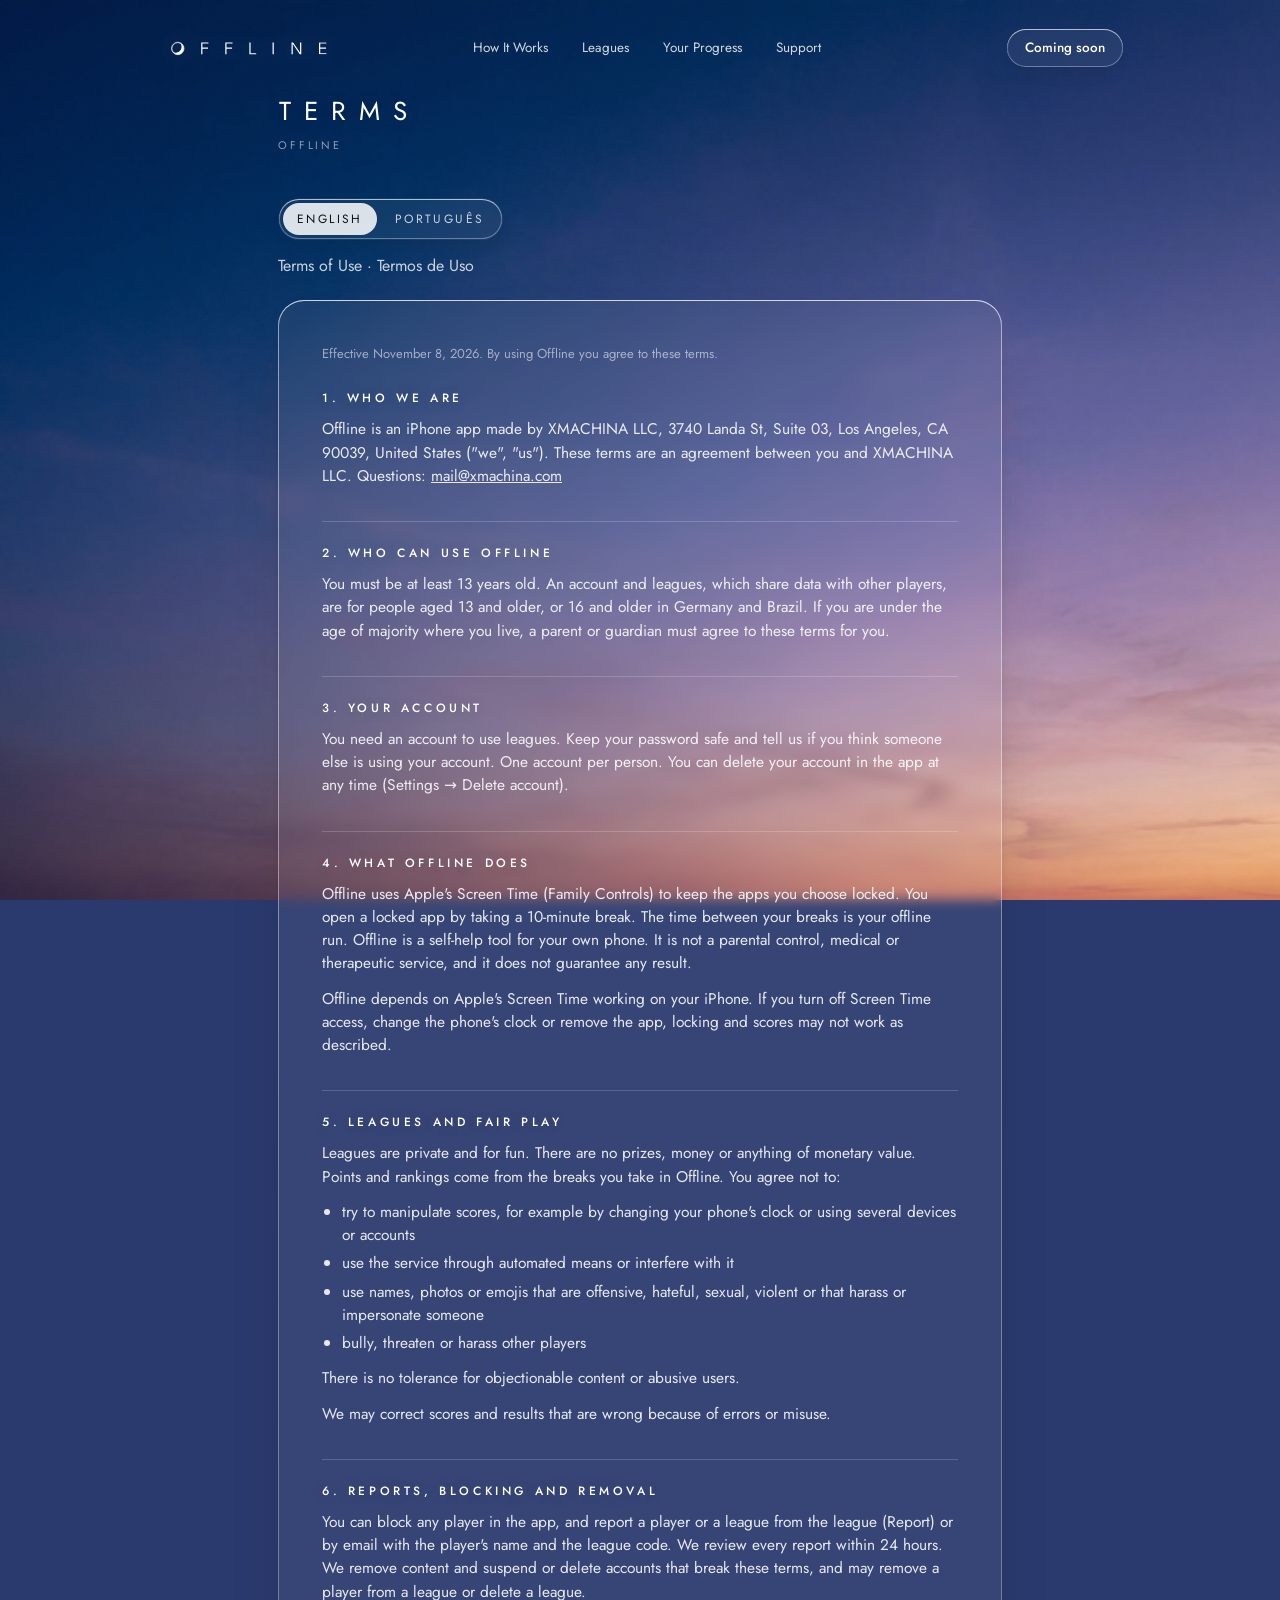
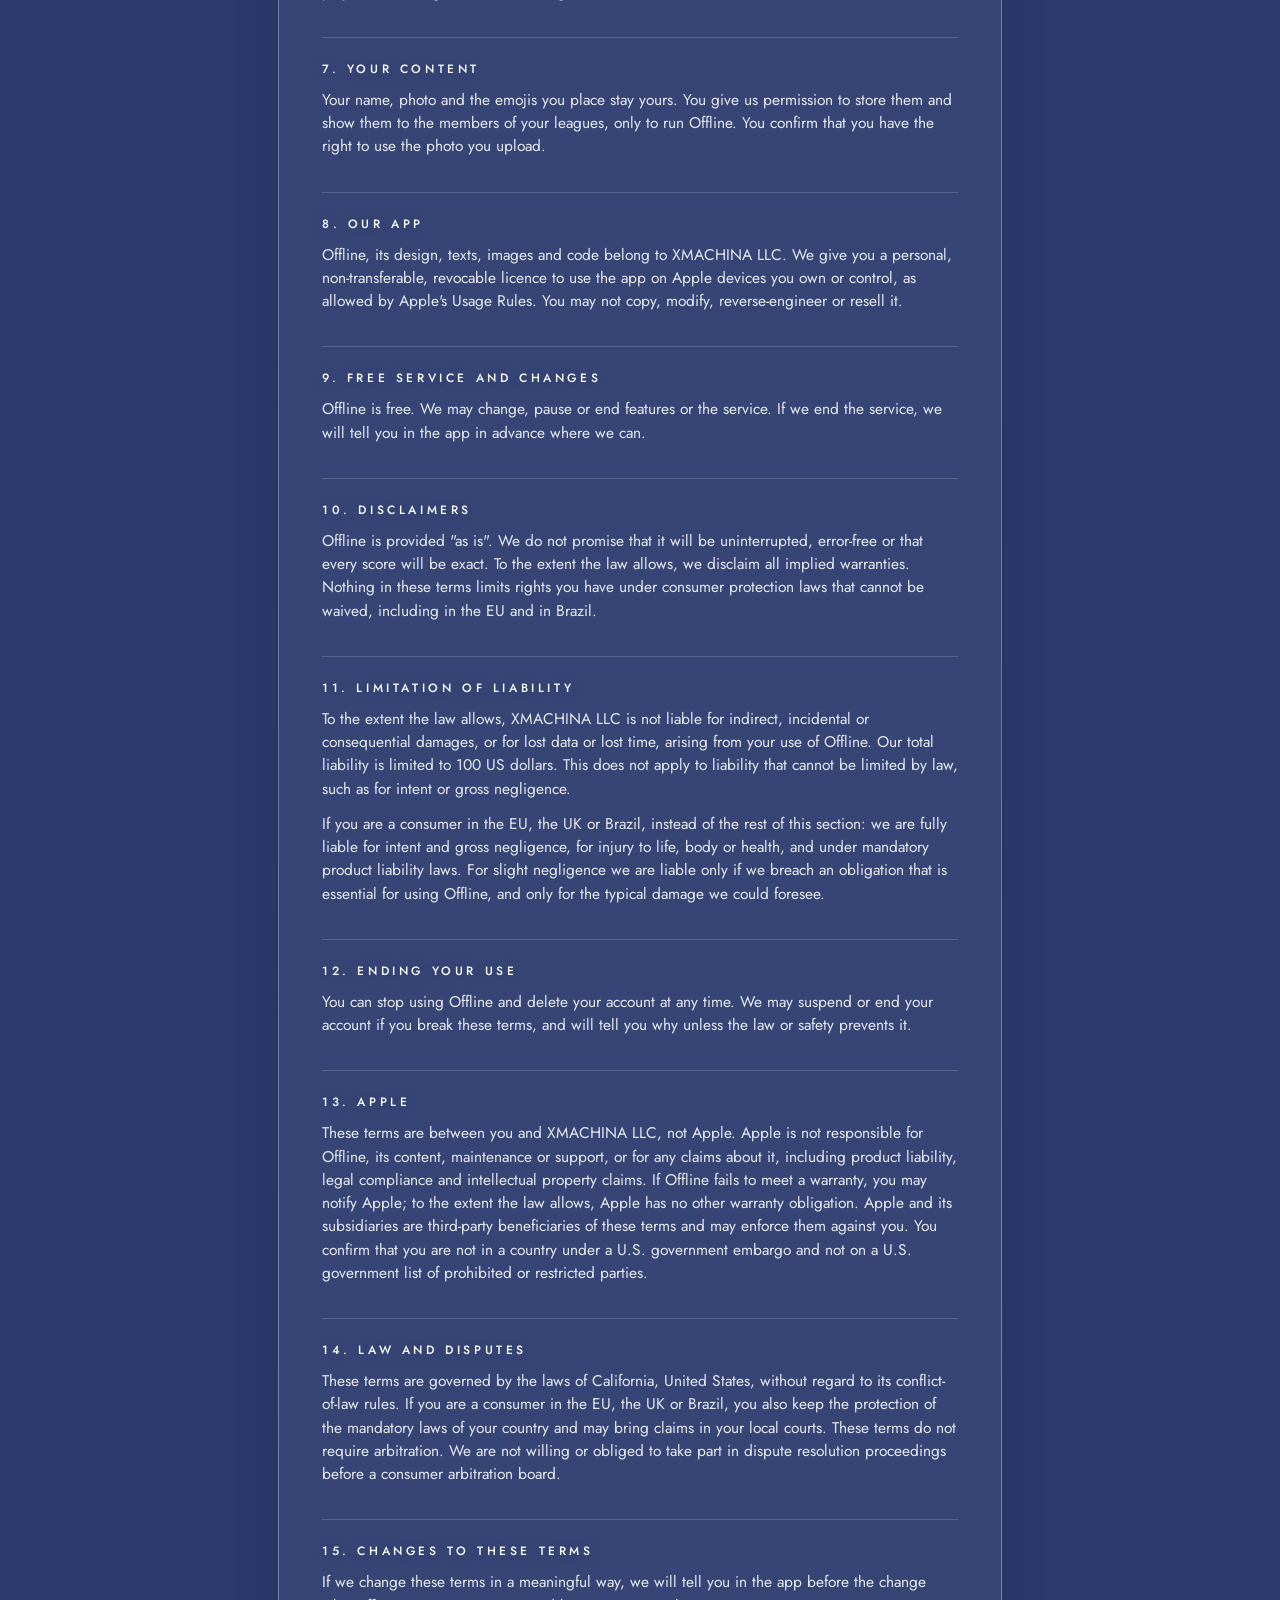
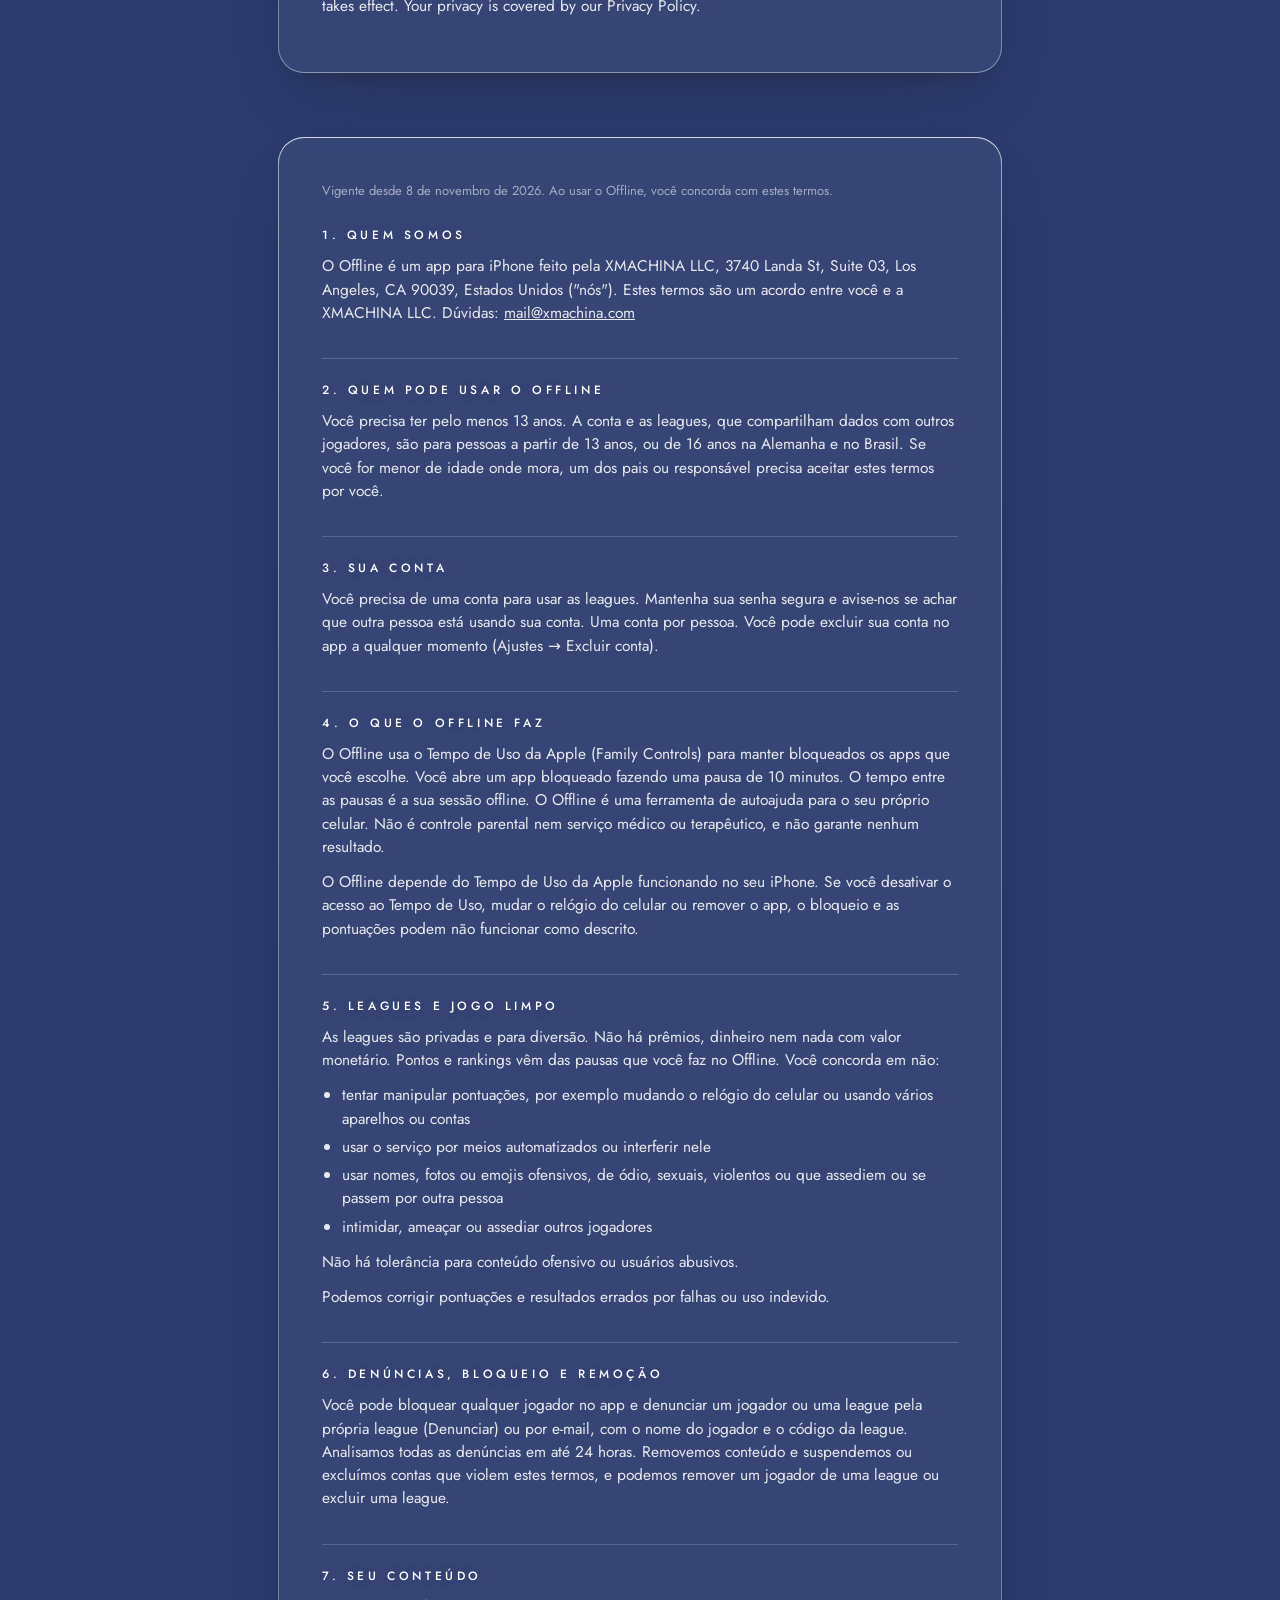
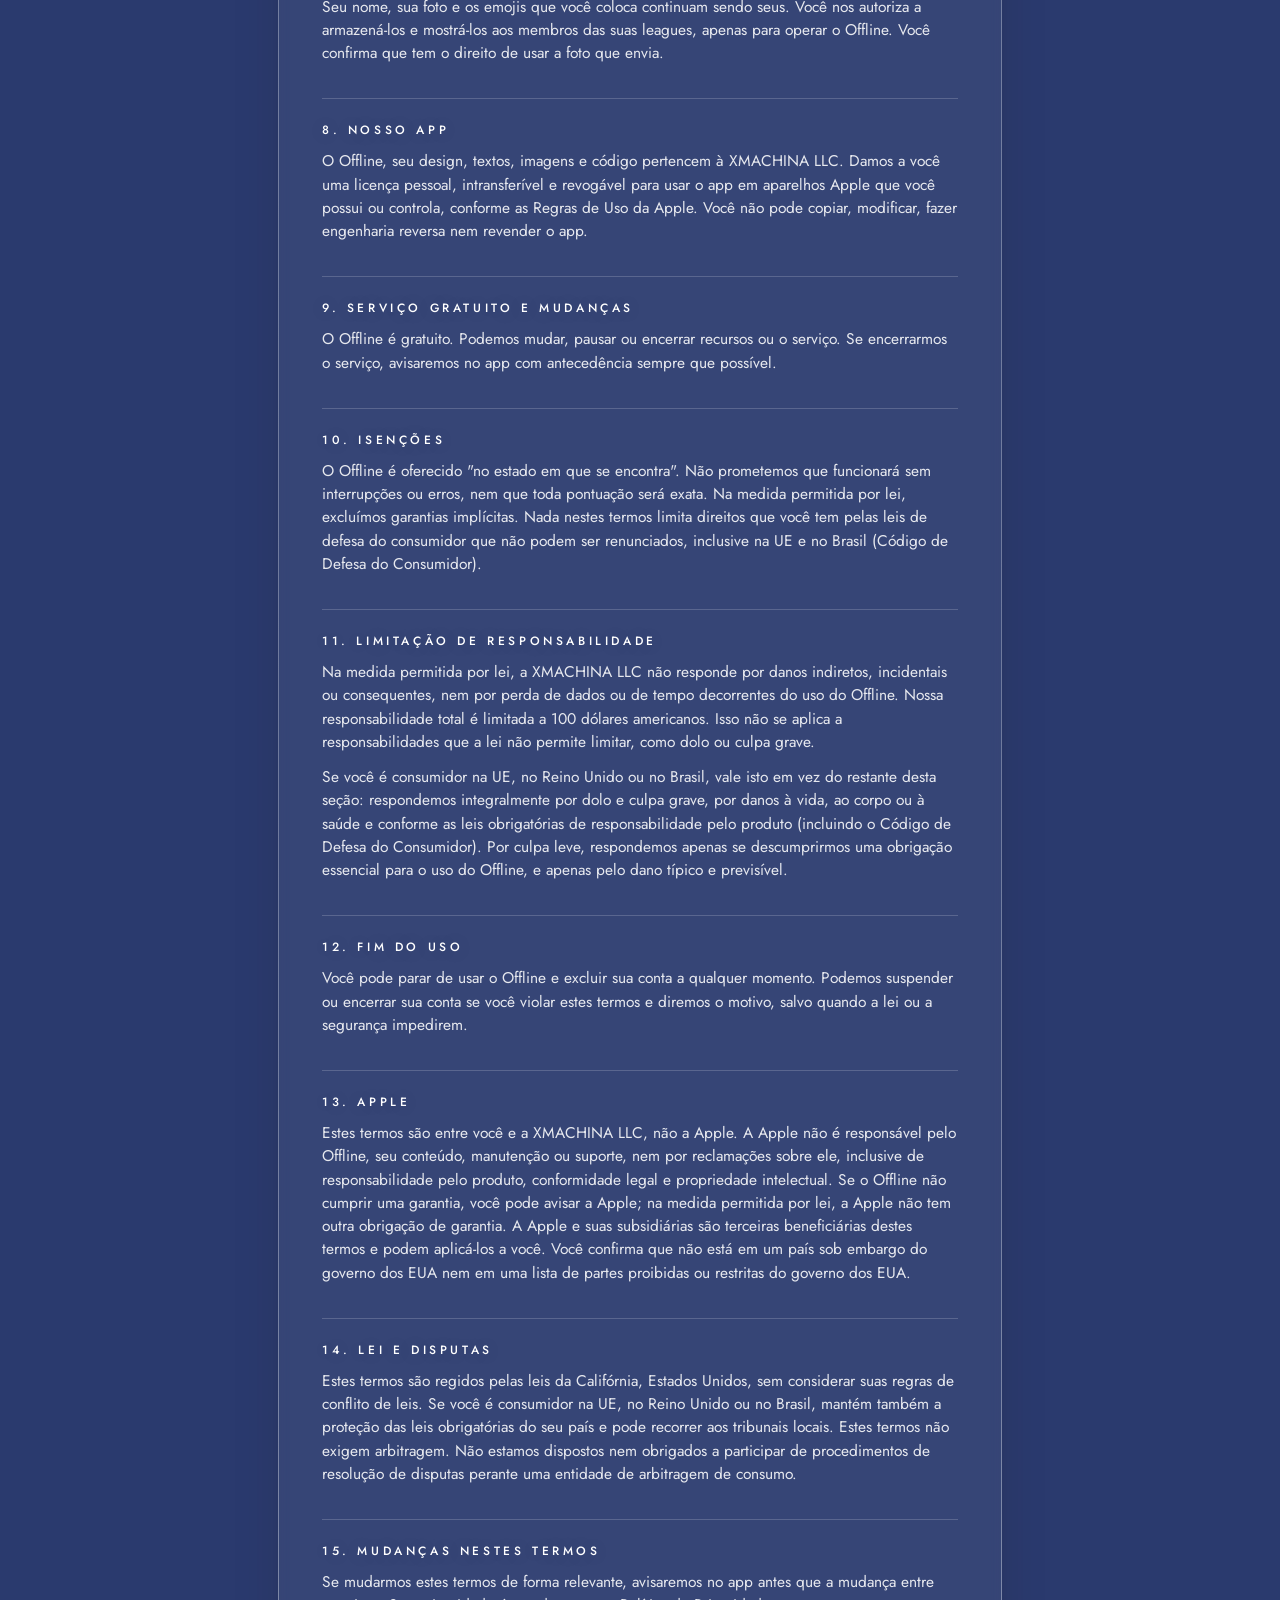
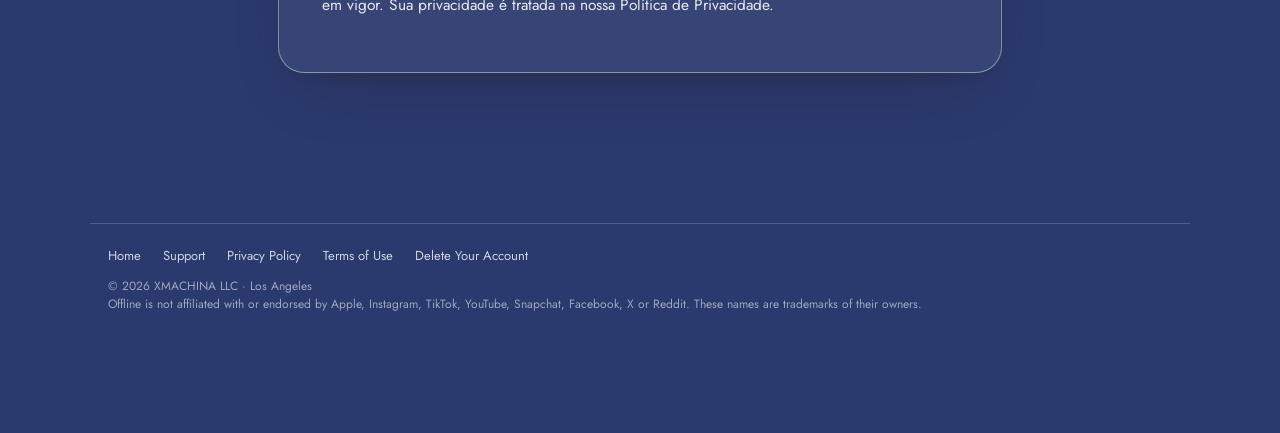
<file: terms.html>
<!doctype html>
<html lang="en">
<head>
<meta charset="utf-8">
<meta name="viewport" content="width=device-width, initial-scale=1, viewport-fit=cover">
<title>Offline Terms of Use</title>
<meta name="claude:viewport-fit-sides" content="cover">
<meta name="description" content="The terms for using Offline and its leagues.">
<meta name="theme-color" content="#3b3940">
<meta property="og:title" content="Offline Terms of Use">
<meta property="og:description" content="The terms for using Offline and its leagues.">
<meta property="og:image" content="https://offlineapp.us/img/og.jpg?v=2">
<link rel="icon" type="image/png" href="img/favicon.png?v=3">
<link rel="apple-touch-icon" href="img/apple-touch-icon.png?v=3">

<link rel="stylesheet" href="style.css">
</head>
<body>
<div class="sky" aria-hidden="true"></div>
<header class="nav-top"><div class="wrap"><div class="nav-pill">
  <a class="nav-brand" href="index.html" aria-label="Offline home"><img class="wordmark" src="img/wordmark.svg" alt="Offline"></a>
  <nav class="nav-links"><a href="index.html#how">How It Works</a><a href="index.html#leagues">Leagues</a><a href="index.html#pillars">Your Progress</a><a href="support.html">Support</a></nav>
  <a class="nav-cta" href="index.html#download">Coming soon</a>
</div></div></header><div class="top"><div class="wrap narrow"><div><h1 class="title">Terms</h1><div class="sub">Offline</div></div></div></div>
<div class="wrap narrow"><div class="lang" role="navigation" aria-label="Language"><a href="#en" aria-current="true">English</a><a href="#pt">Português</a></div>
<p class="page-intro">Terms of Use · Termos de Uso</p></div>
<main class="wrap narrow doc" style="margin-top:22px">
<article class="card" lang="en" id="en"><p class="meta">Effective November 8, 2026. By using Offline you agree to these terms.</p><h2>1. Who we are</h2>
<p>Offline is an iPhone app made by XMACHINA LLC, 3740 Landa St, Suite 03, Los Angeles, CA 90039, United States (&quot;we&quot;, &quot;us&quot;). These terms are an agreement between you and XMACHINA LLC. Questions: <a href="mailto:mail@xmachina.com">mail@xmachina.com</a></p>
<h2>2. Who can use Offline</h2>
<p>You must be at least 13 years old. An account and leagues, which share data with other players, are for people aged 13 and older, or 16 and older in Germany and Brazil. If you are under the age of majority where you live, a parent or guardian must agree to these terms for you.</p>
<h2>3. Your account</h2>
<p>You need an account to use leagues. Keep your password safe and tell us if you think someone else is using your account. One account per person. You can delete your account in the app at any time (Settings → Delete account).</p>
<h2>4. What Offline does</h2>
<p>Offline uses Apple&#x27;s Screen Time (Family Controls) to keep the apps you choose locked. You open a locked app by taking a 10-minute break. The time between your breaks is your offline run. Offline is a self-help tool for your own phone. It is not a parental control, medical or therapeutic service, and it does not guarantee any result.</p>
<p>Offline depends on Apple&#x27;s Screen Time working on your iPhone. If you turn off Screen Time access, change the phone&#x27;s clock or remove the app, locking and scores may not work as described.</p>
<h2>5. Leagues and fair play</h2>
<p>Leagues are private and for fun. There are no prizes, money or anything of monetary value. Points and rankings come from the breaks you take in Offline. You agree not to:</p>
<ul><li>try to manipulate scores, for example by changing your phone&#x27;s clock or using several devices or accounts</li><li>use the service through automated means or interfere with it</li><li>use names, photos or emojis that are offensive, hateful, sexual, violent or that harass or impersonate someone</li><li>bully, threaten or harass other players</li></ul>
<p>There is no tolerance for objectionable content or abusive users.</p>
<p>We may correct scores and results that are wrong because of errors or misuse.</p>
<h2>6. Reports, blocking and removal</h2>
<p>You can block any player in the app, and report a player or a league from the league (Report) or by email with the player&#x27;s name and the league code. We review every report within 24 hours. We remove content and suspend or delete accounts that break these terms, and may remove a player from a league or delete a league.</p>
<h2>7. Your content</h2>
<p>Your name, photo and the emojis you place stay yours. You give us permission to store them and show them to the members of your leagues, only to run Offline. You confirm that you have the right to use the photo you upload.</p>
<h2>8. Our app</h2>
<p>Offline, its design, texts, images and code belong to XMACHINA LLC. We give you a personal, non-transferable, revocable licence to use the app on Apple devices you own or control, as allowed by Apple&#x27;s Usage Rules. You may not copy, modify, reverse-engineer or resell it.</p>
<h2>9. Free service and changes</h2>
<p>Offline is free. We may change, pause or end features or the service. If we end the service, we will tell you in the app in advance where we can.</p>
<h2>10. Disclaimers</h2>
<p>Offline is provided &quot;as is&quot;. We do not promise that it will be uninterrupted, error-free or that every score will be exact. To the extent the law allows, we disclaim all implied warranties. Nothing in these terms limits rights you have under consumer protection laws that cannot be waived, including in the EU and in Brazil.</p>
<h2>11. Limitation of liability</h2>
<p>To the extent the law allows, XMACHINA LLC is not liable for indirect, incidental or consequential damages, or for lost data or lost time, arising from your use of Offline. Our total liability is limited to 100 US dollars. This does not apply to liability that cannot be limited by law, such as for intent or gross negligence.</p>
<p>If you are a consumer in the EU, the UK or Brazil, instead of the rest of this section: we are fully liable for intent and gross negligence, for injury to life, body or health, and under mandatory product liability laws. For slight negligence we are liable only if we breach an obligation that is essential for using Offline, and only for the typical damage we could foresee.</p>
<h2>12. Ending your use</h2>
<p>You can stop using Offline and delete your account at any time. We may suspend or end your account if you break these terms, and will tell you why unless the law or safety prevents it.</p>
<h2>13. Apple</h2>
<p>These terms are between you and XMACHINA LLC, not Apple. Apple is not responsible for Offline, its content, maintenance or support, or for any claims about it, including product liability, legal compliance and intellectual property claims. If Offline fails to meet a warranty, you may notify Apple; to the extent the law allows, Apple has no other warranty obligation. Apple and its subsidiaries are third-party beneficiaries of these terms and may enforce them against you. You confirm that you are not in a country under a U.S. government embargo and not on a U.S. government list of prohibited or restricted parties.</p>
<h2>14. Law and disputes</h2>
<p>These terms are governed by the laws of California, United States, without regard to its conflict-of-law rules. If you are a consumer in the EU, the UK or Brazil, you also keep the protection of the mandatory laws of your country and may bring claims in your local courts. These terms do not require arbitration. We are not willing or obliged to take part in dispute resolution proceedings before a consumer arbitration board.</p>
<h2>15. Changes to these terms</h2>
<p>If we change these terms in a meaningful way, we will tell you in the app before the change takes effect. Your privacy is covered by our Privacy Policy.</p>
</article>
<div style="height:28px"></div>
<article class="card" lang="pt" id="pt"><p class="meta">Vigente desde 8 de novembro de 2026. Ao usar o Offline, você concorda com estes termos.</p><h2>1. Quem somos</h2>
<p>O Offline é um app para iPhone feito pela XMACHINA LLC, 3740 Landa St, Suite 03, Los Angeles, CA 90039, Estados Unidos (&quot;nós&quot;). Estes termos são um acordo entre você e a XMACHINA LLC. Dúvidas: <a href="mailto:mail@xmachina.com">mail@xmachina.com</a></p>
<h2>2. Quem pode usar o Offline</h2>
<p>Você precisa ter pelo menos 13 anos. A conta e as leagues, que compartilham dados com outros jogadores, são para pessoas a partir de 13 anos, ou de 16 anos na Alemanha e no Brasil. Se você for menor de idade onde mora, um dos pais ou responsável precisa aceitar estes termos por você.</p>
<h2>3. Sua conta</h2>
<p>Você precisa de uma conta para usar as leagues. Mantenha sua senha segura e avise-nos se achar que outra pessoa está usando sua conta. Uma conta por pessoa. Você pode excluir sua conta no app a qualquer momento (Ajustes → Excluir conta).</p>
<h2>4. O que o Offline faz</h2>
<p>O Offline usa o Tempo de Uso da Apple (Family Controls) para manter bloqueados os apps que você escolhe. Você abre um app bloqueado fazendo uma pausa de 10 minutos. O tempo entre as pausas é a sua sessão offline. O Offline é uma ferramenta de autoajuda para o seu próprio celular. Não é controle parental nem serviço médico ou terapêutico, e não garante nenhum resultado.</p>
<p>O Offline depende do Tempo de Uso da Apple funcionando no seu iPhone. Se você desativar o acesso ao Tempo de Uso, mudar o relógio do celular ou remover o app, o bloqueio e as pontuações podem não funcionar como descrito.</p>
<h2>5. Leagues e jogo limpo</h2>
<p>As leagues são privadas e para diversão. Não há prêmios, dinheiro nem nada com valor monetário. Pontos e rankings vêm das pausas que você faz no Offline. Você concorda em não:</p>
<ul><li>tentar manipular pontuações, por exemplo mudando o relógio do celular ou usando vários aparelhos ou contas</li><li>usar o serviço por meios automatizados ou interferir nele</li><li>usar nomes, fotos ou emojis ofensivos, de ódio, sexuais, violentos ou que assediem ou se passem por outra pessoa</li><li>intimidar, ameaçar ou assediar outros jogadores</li></ul>
<p>Não há tolerância para conteúdo ofensivo ou usuários abusivos.</p>
<p>Podemos corrigir pontuações e resultados errados por falhas ou uso indevido.</p>
<h2>6. Denúncias, bloqueio e remoção</h2>
<p>Você pode bloquear qualquer jogador no app e denunciar um jogador ou uma league pela própria league (Denunciar) ou por e-mail, com o nome do jogador e o código da league. Analisamos todas as denúncias em até 24 horas. Removemos conteúdo e suspendemos ou excluímos contas que violem estes termos, e podemos remover um jogador de uma league ou excluir uma league.</p>
<h2>7. Seu conteúdo</h2>
<p>Seu nome, sua foto e os emojis que você coloca continuam sendo seus. Você nos autoriza a armazená-los e mostrá-los aos membros das suas leagues, apenas para operar o Offline. Você confirma que tem o direito de usar a foto que envia.</p>
<h2>8. Nosso app</h2>
<p>O Offline, seu design, textos, imagens e código pertencem à XMACHINA LLC. Damos a você uma licença pessoal, intransferível e revogável para usar o app em aparelhos Apple que você possui ou controla, conforme as Regras de Uso da Apple. Você não pode copiar, modificar, fazer engenharia reversa nem revender o app.</p>
<h2>9. Serviço gratuito e mudanças</h2>
<p>O Offline é gratuito. Podemos mudar, pausar ou encerrar recursos ou o serviço. Se encerrarmos o serviço, avisaremos no app com antecedência sempre que possível.</p>
<h2>10. Isenções</h2>
<p>O Offline é oferecido &quot;no estado em que se encontra&quot;. Não prometemos que funcionará sem interrupções ou erros, nem que toda pontuação será exata. Na medida permitida por lei, excluímos garantias implícitas. Nada nestes termos limita direitos que você tem pelas leis de defesa do consumidor que não podem ser renunciados, inclusive na UE e no Brasil (Código de Defesa do Consumidor).</p>
<h2>11. Limitação de responsabilidade</h2>
<p>Na medida permitida por lei, a XMACHINA LLC não responde por danos indiretos, incidentais ou consequentes, nem por perda de dados ou de tempo decorrentes do uso do Offline. Nossa responsabilidade total é limitada a 100 dólares americanos. Isso não se aplica a responsabilidades que a lei não permite limitar, como dolo ou culpa grave.</p>
<p>Se você é consumidor na UE, no Reino Unido ou no Brasil, vale isto em vez do restante desta seção: respondemos integralmente por dolo e culpa grave, por danos à vida, ao corpo ou à saúde e conforme as leis obrigatórias de responsabilidade pelo produto (incluindo o Código de Defesa do Consumidor). Por culpa leve, respondemos apenas se descumprirmos uma obrigação essencial para o uso do Offline, e apenas pelo dano típico e previsível.</p>
<h2>12. Fim do uso</h2>
<p>Você pode parar de usar o Offline e excluir sua conta a qualquer momento. Podemos suspender ou encerrar sua conta se você violar estes termos e diremos o motivo, salvo quando a lei ou a segurança impedirem.</p>
<h2>13. Apple</h2>
<p>Estes termos são entre você e a XMACHINA LLC, não a Apple. A Apple não é responsável pelo Offline, seu conteúdo, manutenção ou suporte, nem por reclamações sobre ele, inclusive de responsabilidade pelo produto, conformidade legal e propriedade intelectual. Se o Offline não cumprir uma garantia, você pode avisar a Apple; na medida permitida por lei, a Apple não tem outra obrigação de garantia. A Apple e suas subsidiárias são terceiras beneficiárias destes termos e podem aplicá-los a você. Você confirma que não está em um país sob embargo do governo dos EUA nem em uma lista de partes proibidas ou restritas do governo dos EUA.</p>
<h2>14. Lei e disputas</h2>
<p>Estes termos são regidos pelas leis da Califórnia, Estados Unidos, sem considerar suas regras de conflito de leis. Se você é consumidor na UE, no Reino Unido ou no Brasil, mantém também a proteção das leis obrigatórias do seu país e pode recorrer aos tribunais locais. Estes termos não exigem arbitragem. Não estamos dispostos nem obrigados a participar de procedimentos de resolução de disputas perante uma entidade de arbitragem de consumo.</p>
<h2>15. Mudanças nestes termos</h2>
<p>Se mudarmos estes termos de forma relevante, avisaremos no app antes que a mudança entre em vigor. Sua privacidade é tratada na nossa Política de Privacidade.</p>
</article>
</main>
<script>
(function(){var l=document.querySelectorAll('.lang a');function s(){var h=location.hash==='#pt'?'#pt':'#en';l.forEach(function(a){a.setAttribute('aria-current',a.getAttribute('href')===h?'true':'false')})}window.addEventListener('hashchange',s);s();})();
</script>
<footer><div class="wrap cols">
  <nav><a href="index.html">Home</a><a href="support.html">Support</a><a href="privacy.html">Privacy Policy</a><a href="terms.html">Terms of Use</a><a href="support.html#delete">Delete Your Account</a></nav>
  <p>© 2026 XMACHINA LLC · Los Angeles<br>Offline is not affiliated with or endorsed by Apple, Instagram, TikTok, YouTube, Snapchat, Facebook, X or Reddit. These names are trademarks of their owners.</p>
</div></footer>
<nav class="tabbar" aria-label="Main"><a href="index.html"><img src="img/moon.png" alt=""><span>Offline</span></a><a href="index.html#leagues"><svg viewBox="0 0 24 24" aria-hidden="true"><path fill="currentColor" d="M7 3h10v2h3v3a4 4 0 0 1-4 4h-.3A5 5 0 0 1 13 14.9V18h3v2H8v-2h3v-3.1A5 5 0 0 1 8.3 12H8a4 4 0 0 1-4-4V5h3V3Zm0 4H6v1a2 2 0 0 0 1.2 1.8A5 5 0 0 1 7 8V7Zm10 0v1a5 5 0 0 1-.2 1.8A2 2 0 0 0 18 8V7h-1Z"/></svg><span>Leagues</span></a><a href="support.html"><svg viewBox="0 0 24 24" aria-hidden="true"><path fill="none" stroke="currentColor" stroke-width="1.6" d="M12 21a9 9 0 1 0 0-18 9 9 0 0 0 0 18Z M9.6 9.3a2.5 2.5 0 1 1 3.4 2.3c-.6.3-1 .8-1 1.5v.6 M12 16.6v.2"/></svg><span>Support</span></a></nav>
<script>(function(){var R=matchMedia('(prefers-reduced-motion: reduce)').matches,E='cubic-bezier(.32,.72,0,1)';document.querySelectorAll('details').forEach(function(d){var s=d.querySelector('summary'),busy=null;s.addEventListener('click',function(e){var b=d.querySelector(':scope > :not(summary)');if(R||!b)return;e.preventDefault();if(busy){busy.cancel();busy=null;}var cs,to;if(!d.open){d.open=true;cs=getComputedStyle(b);to={height:b.offsetHeight+'px',paddingTop:cs.paddingTop,paddingBottom:cs.paddingBottom,marginTop:cs.marginTop,opacity:1};b.style.overflow='hidden';busy=b.animate([{height:'0px',paddingTop:'0px',paddingBottom:'0px',marginTop:'0px',opacity:0},to],{duration:420,easing:E});busy.onfinish=busy.oncancel=function(){b.style.overflow='';busy=null;};}else{cs=getComputedStyle(b);b.style.overflow='hidden';busy=b.animate([{height:b.offsetHeight+'px',paddingTop:cs.paddingTop,paddingBottom:cs.paddingBottom,marginTop:cs.marginTop,opacity:1},{height:'0px',paddingTop:'0px',paddingBottom:'0px',marginTop:'0px',opacity:0}],{duration:320,easing:E,fill:'forwards'});busy.onfinish=function(){d.open=false;busy.cancel();b.style.overflow='';busy=null;};busy.oncancel=function(){b.style.overflow='';};}});});})();</script>
<script>(function(){var h=document.querySelector('.nav-top');function s(){h&&h.classList.toggle('scrolled',scrollY>24)}addEventListener('scroll',s,{passive:true});s();})();</script>
</body>
</html>
</file>
<file: style.css>
/* Jost, self-hosted (SIL OFL, img/fonts/Jost-OFL.txt) — audit #14 */
@font-face{font-family:"Jost";font-style:normal;font-weight:200;font-display:swap;src:url("img/fonts/jost-latin-200-normal.woff2") format("woff2");}
@font-face{font-family:"Jost";font-style:normal;font-weight:300;font-display:swap;src:url("img/fonts/jost-latin-300-normal.woff2") format("woff2");}
@font-face{font-family:"Jost";font-style:normal;font-weight:400;font-display:swap;src:url("img/fonts/jost-latin-400-normal.woff2") format("woff2");}
@font-face{font-family:"Jost";font-style:normal;font-weight:500;font-display:swap;src:url("img/fonts/jost-latin-500-normal.woff2") format("woff2");}
@font-face{font-family:"Jost";font-style:normal;font-weight:600;font-display:swap;src:url("img/fonts/jost-latin-600-normal.woff2") format("woff2");}
/* Offline — site styles, built from the app's own parts.
   Layout: one dusk sky behind everything (fixed, like the app's background);
   every block is an app card: clear glass, a bright rim, a tracked uppercase
   label on top. Headers copy the app's "L E A G U E S" titles; numbers are
   Avenir Next UltraLight; the bottom tab bar is the app's tab bar.
   Single dark look by choice (the app has one). */
:root {
  --fg: #ffffff;
  --fg-2: rgba(255, 255, 255, 0.78);
  --fg-3: rgba(255, 255, 255, 0.55);
  --hair: rgba(255, 255, 255, 0.18);
  --card: rgba(255, 255, 255, 0.08);
  --card-rim: rgba(255, 255, 255, 0.34);
  --live: #ff5a4f;                 /* the app's LIVE dot */
  --o1: #f7b25e; --o2: #ee6a40; --o3: #de345c; --o4: #be328c; --o5: #8246dc;   /* run bar / ring colours */
  --app: "Avenir Next", "Jost", "Avenir", "Helvetica Neue", system-ui, sans-serif;
  --gutter-l: max(18px, env(safe-area-inset-left, 0px));
  --gutter-r: max(18px, env(safe-area-inset-right, 0px));
  color-scheme: dark;
}

* { box-sizing: border-box; }
html { -webkit-text-size-adjust: 100%; scroll-behavior: smooth; }
body { margin: 0; color: var(--fg); background: #6a5f5c; font-family: var(--app); font-weight: 400; font-size: 16px; line-height: 1.5;
  -webkit-font-smoothing: antialiased; text-rendering: optimizeLegibility; }
img { max-width: 100%; display: block; }
a { color: inherit; }
a:focus-visible, button:focus-visible { outline: 2px solid #fff; outline-offset: 3px; border-radius: 10px; }
@media (prefers-reduced-motion: reduce) { html { scroll-behavior: auto; } *, *::before, *::after { animation: none !important; transition: none !important; } }

/* the app's background: dusk sky, warmed toward the bottom like the app at evening */
.sky { position: fixed; inset: 0; z-index: -1;
  background:
    linear-gradient(180deg, rgba(40,38,48,.45) 0%, rgba(80,64,60,.15) 35%, rgba(190,120,60,.38) 85%, rgba(170,110,60,.5) 100%),
    url("img/sky_day.jpg") center 40% / cover no-repeat, #6a5f5c; }

.wrap { max-width: 1100px; margin: 0 auto; padding-left: var(--gutter-l); padding-right: var(--gutter-r); }
.narrow { max-width: 760px; }

/* ---------- app card ---------- */
.card { position: relative; border-radius: 26px; background: var(--card);
  -webkit-backdrop-filter: blur(6px) saturate(140%); backdrop-filter: blur(6px) saturate(140%);
  box-shadow: 0 24px 50px -30px rgba(30, 20, 20, .45); }
.card::before { content: ""; position: absolute; inset: 0; border-radius: inherit; padding: 1px; pointer-events: none;
  background: linear-gradient(175deg, rgba(255,255,255,.7), rgba(255,255,255,.2) 30%, rgba(255,255,255,.08) 70%, rgba(255,255,255,.3));
  -webkit-mask: linear-gradient(#000 0 0) content-box, linear-gradient(#000 0 0); -webkit-mask-composite: xor; mask-composite: exclude; }
.card > * { position: relative; }
.pad { padding: 26px 26px 28px; }
@media (min-width: 900px) { .pad { padding: 34px 36px 36px; } }

/* ---------- app type ---------- */
.title { font-weight: 400; font-size: clamp(20px, 2.4vw, 26px); letter-spacing: .5em; text-transform: uppercase; margin: 0; padding-left: .02em; }
.sub { margin-top: 6px; display: flex; align-items: center; gap: 7px; font-size: 11px; letter-spacing: .26em; text-transform: uppercase; color: var(--fg-3); }
.sub.live { color: var(--live); }
.sub.live::before { content: ""; width: 6px; height: 6px; border-radius: 50%; background: var(--live); box-shadow: 0 0 8px var(--live); }
.lab { font-size: 11px; font-weight: 400; letter-spacing: .32em; text-transform: uppercase; color: var(--fg-2); margin: 0 0 18px; }
.say { font-weight: 200; font-size: clamp(30px, 4.6vw, 54px); line-height: 1.08; letter-spacing: -.015em; margin: 0; text-wrap: balance; }
.say b { font-weight: 500; }
.body { color: var(--fg-2); font-size: 17px; line-height: 1.55; max-width: 34em; margin: 16px 0 0; }
.thin { font-weight: 200; font-variant-numeric: tabular-nums; }

/* ---------- header (like the Leagues tab top) ---------- */
.top { padding-top: calc(28px + env(safe-area-inset-top, 0px)); padding-bottom: 26px; }
.top .wrap { display: flex; justify-content: space-between; align-items: flex-start; gap: 16px; }
.top a.home { text-decoration: none; }
.actions { display: flex; gap: 10px; }
.ticket { position: relative; display: inline-flex; align-items: center; height: 40px; padding: 0 20px; border-radius: 12px;
  font-size: 12px; letter-spacing: .3em; text-transform: uppercase; text-decoration: none; background: rgba(255,255,255,.1); border: 1px solid rgba(255,255,255,.35); }
.ticket.cut { -webkit-mask: radial-gradient(circle 6px at 0 50%, transparent 98%, #000) left / 51% 100% no-repeat, radial-gradient(circle 6px at 100% 50%, transparent 98%, #000) right / 51% 100% no-repeat;
  mask: radial-gradient(circle 6px at 0 50%, transparent 98%, #000) left / 51% 100% no-repeat, radial-gradient(circle 6px at 100% 50%, transparent 98%, #000) right / 51% 100% no-repeat; }
.ticket.cut::before { content: ""; position: absolute; left: 14px; top: 9px; bottom: 9px; border-left: 1px dashed rgba(255,255,255,.4); }
.ticket.cut { padding-left: 30px; }
.sq { width: 40px; padding: 0; justify-content: center; letter-spacing: 0; font-size: 20px; font-weight: 300; }
@media (max-width: 520px) { .ticket.hide-s { display: none; } }

/* ---------- layout ---------- */
main { display: grid; gap: 18px; padding-bottom: 150px; }
.grid2 { display: grid; grid-template-columns: 1fr 1fr; gap: 18px; }
.grid2 > * { min-width: 0; }
.grid2.l { grid-template-columns: 1.3fr .7fr; }
.grid2.r { grid-template-columns: .85fr 1.15fr; }
.grid2.top-align { align-items: start; }
@media (max-width: 860px) { .grid2, .grid2.l, .grid2.r { grid-template-columns: 1fr; } }
.section-title { margin: 44px 0 4px; }

/* ---------- hero: the Offline tab ---------- */
.hero { text-align: center; padding: 46px 22px 40px; }
@media (min-width: 900px) {
  .hero.split { display: grid; grid-template-columns: 1fr 1fr; align-items: center; text-align: left; padding: 56px 60px 52px; gap: 48px; }
  .hero.split .clock { font-size: clamp(64px, 7.4vw, 96px); }
  .hero.split .say { font-size: clamp(36px, 3.8vw, 50px); }
  .hero.split .face { text-align: center; padding: 10px 0; border-right: 1px solid var(--hair); padding-right: 40px; }
  .hero.split .say { margin-top: 0; }
  .hero.split .body { margin-left: 0; }
  .hero.split .btns { justify-content: flex-start; }
}
.hero .moon { width: 92px; margin: 0 auto 18px; filter: drop-shadow(0 0 22px rgba(255,255,255,.35)); }
.clock { font-weight: 200; font-size: clamp(64px, 12vw, 128px); line-height: 1; letter-spacing: .02em; font-variant-numeric: tabular-nums; }
.clock-sub { margin-top: 12px; font-size: 12px; letter-spacing: .6em; padding-left: .6em; text-transform: uppercase; color: var(--fg-2); }
.goalpill { display: inline-flex; gap: 6px; align-items: center; margin-top: 16px; font-size: 12px; letter-spacing: .08em; padding: 5px 12px; border-radius: 999px;
  background: rgba(255,255,255,.12); border: 1px solid rgba(255,255,255,.3); }
.goalpill i { width: 7px; height: 7px; border-radius: 50%; background: var(--o2); }
.hero .say { margin-top: 44px; }
.hero .body { margin-left: auto; margin-right: auto; }
.btn { display: inline-flex; align-items: center; justify-content: center; text-decoration: none; border-radius: 999px; padding: 15px 30px;
  font-size: 16px; font-weight: 500; background: #fff; color: #111; }
.btn.grey { background: rgba(120,120,128,.45); color: #fff; font-weight: 400; }
.btns { display: flex; flex-wrap: wrap; justify-content: center; gap: 12px; margin-top: 30px; }
.small { font-size: 12px; color: var(--fg-3); letter-spacing: .06em; margin-top: 16px; }

/* ---------- steps + lock screen ---------- */
.steps { list-style: none; margin: 8px 0 0; padding: 0; display: grid; }
.steps li { display: grid; grid-template-columns: 30px 1fr; gap: 16px; padding: 18px 0; border-top: 1px solid var(--hair); }
.steps li:first-child { border-top: 0; padding-top: 4px; }
.steps .n { width: 30px; height: 30px; border-radius: 50%; border: 1.5px dashed rgba(255,255,255,.55); display: grid; place-items: center; font-size: 12px; color: var(--fg-2); }
.steps h3 { margin: 2px 0 4px; font-size: 18px; font-weight: 500; }
.steps p { margin: 0; color: var(--fg-2); font-size: 15px; }
.seg { display: flex; gap: 6px; margin-top: 12px; flex-wrap: wrap; }
.seg span { font-size: 12px; padding: 6px 14px; border-radius: 999px; border: 1px solid rgba(255,255,255,.3); background: rgba(255,255,255,.06); }
.seg span.on { background: rgba(255,255,255,.85); color: #111; border-color: transparent; }
.phone-wrap { display: grid; place-items: center; padding: 10px 0 4px; }
.phone { width: min(260px, 70vw); aspect-ratio: 9 / 19.5; border-radius: 50px; padding: 10px; background: linear-gradient(150deg, #55565e, #18191e 40%, #0e0f12 70%, #3a3b42);
  box-shadow: 0 50px 90px -40px rgba(0,0,0,.8), inset 0 0 0 1.5px rgba(255,255,255,.14), inset 0 0 0 4px #000; }
.screen { height: 100%; border-radius: 41px; background: #121418; display: flex; flex-direction: column; align-items: center; text-align: center; padding: 0 20px 34px; overflow: hidden; }
.island { width: 92px; height: 27px; border-radius: 20px; background: #000; margin-top: 11px; flex-shrink: 0; }
.sbar { width: 100%; display: flex; justify-content: space-between; font-size: 12.5px; font-weight: 600; padding: 0 12px; margin-top: -21px; }
.screen .m { width: 58px; margin-top: 34%; }
.screen h4 { margin: 16px 0 4px; font-size: 18px; font-weight: 600; }
.screen p { margin: 0; font-size: 15px; line-height: 1.3; color: #fff; }
.screen .b { margin-top: auto; display: grid; gap: 10px; justify-items: center; }
.screen .b span { border-radius: 999px; font-size: 14px; padding: 11px 20px; }
.screen .b .w { background: #fff; color: #000; font-weight: 600; }
.screen .b .g { background: rgba(120,120,128,.5); color: #fff; line-height: 1.25; }

/* ---------- league cards (Leagues tab) ---------- */
.lg { padding: 18px 18px 20px; border-radius: 22px; }
.lg-head { display: grid; grid-template-columns: 50px 1fr auto; gap: 14px; align-items: center; }
.lg-icon { width: 50px; height: 50px; border-radius: 14px; background: rgba(255,255,255,.14); display: grid; place-items: center; }
.lg-icon img { width: 26px; opacity: .9; }
.lg-name { font-size: 20px; font-weight: 400; white-space: nowrap; overflow: hidden; text-overflow: ellipsis; }
.lg-type { font-size: 13px; color: var(--fg-2); }
.lg-days { text-align: right; }
.lg-days b { display: block; font-weight: 200; font-size: 30px; line-height: 1; }
.lg-days span { font-size: 11px; letter-spacing: .1em; color: var(--fg-2); }
.lg-rows { margin-top: 18px; }
.rows { position: relative; --lead: 92px; padding-top: 20px; }
.row { display: grid; grid-template-columns: 30px 46px 1fr; gap: 10px; align-items: center; margin-bottom: 14px; }
.row:last-child { margin-bottom: 0; }
.pts { display: grid; justify-items: center; gap: 1px; font-size: 10px; color: var(--fg-2); }
.pts i { width: 20px; height: 20px; border-radius: 50%; border: 1.5px dashed rgba(255,255,255,.55); }
.pts i.ok { border-style: solid; border-color: #fff; position: relative; }
.pts i.ok::after { content: ""; position: absolute; left: 6px; top: 3px; width: 5px; height: 9px; border: solid #fff; border-width: 0 1.5px 1.5px 0; transform: rotate(45deg); }
.av { width: 46px; height: 46px; border-radius: 50%; display: grid; place-items: center; font-size: 12px; font-weight: 500; border: 2.5px solid rgba(255,255,255,.92); box-shadow: 0 3px 10px rgba(0,0,0,.25); }
.ticks { position: relative; height: 24px; display: flex; gap: 3px; align-items: stretch; }
.ticks b { flex: 1; border-radius: 2px; background: rgba(255,255,255,.18); }
.ticks .val { position: absolute; top: 50%; transform: translate(-100%, -50%); font-size: 12px; font-weight: 500;
  padding: 1px 7px; border-radius: 7px; background: rgba(110, 24, 78, .62); white-space: nowrap; font-variant-numeric: tabular-nums; }
.ticks .em { position: absolute; top: 100%; transform: translate(-50%, -38%); font-size: 15px; }
.goal { position: absolute; top: 16px; bottom: -6px; border-left: 2px dotted rgba(255,255,255,.8); }
.goal span { position: absolute; top: -20px; left: 0; transform: translateX(-50%); font-size: 11px; font-weight: 600; }
.stack { display: grid; gap: 14px; }

/* ---------- pillars: today rings ---------- */
.rings { display: grid; grid-template-columns: minmax(150px, 210px) 1fr; gap: 24px; align-items: center; }
.rings > * { min-width: 0; }
@media (max-width: 420px) { .rings { grid-template-columns: 1fr; justify-items: center; } }
.rings svg { width: 100%; height: auto; }
.ring-list { display: grid; gap: 14px; }
.ring-list .k { display: flex; align-items: center; gap: 7px; font-size: 11px; letter-spacing: .14em; text-transform: uppercase; color: var(--fg-2); }
.ring-list .k i { width: 7px; height: 7px; border-radius: 50%; }
.ring-list .v { font-size: 26px; font-weight: 200; line-height: 1.2; }
.ring-list .goalpill { margin-top: 4px; }
.week { display: grid; grid-template-columns: repeat(7, 1fr); gap: 6px; margin-top: 6px; }
.week div { display: grid; justify-items: center; gap: 6px; font-size: 11px; color: var(--fg-2); }
.week svg { width: 100%; max-width: 40px; height: auto; }

/* ---------- status ---------- */
.status-row { display: flex; justify-content: space-between; align-items: baseline; gap: 12px; flex-wrap: wrap; }
.status-row b { font-size: 17px; font-weight: 500; }
.status-row span { color: var(--fg-2); font-size: 14px; }
.bar { height: 4px; border-radius: 4px; background: rgba(255,255,255,.2); margin-top: 12px; overflow: hidden; }
.bar i { display: block; height: 100%; width: 72%; background: #fff; border-radius: 4px; }
.status-big { font-weight: 200; font-size: clamp(56px, 7vw, 88px); line-height: 1; margin: 2px 0 6px; font-variant-numeric: tabular-nums; letter-spacing: -.02em; }
.status-cap { font-size: 11px; letter-spacing: .32em; text-transform: uppercase; color: var(--fg-2); margin-bottom: 20px; }

/* ---------- privacy list ---------- */
.plist { display: grid; grid-template-columns: 1fr 1fr; }
.plist > div { padding: 18px 20px 18px 0; border-top: 1px solid var(--hair); min-width: 0; }
.plist > div:nth-child(even) { padding-left: 20px; padding-right: 0; border-left: 1px solid var(--hair); }
@media (max-width: 640px) { .plist { grid-template-columns: 1fr; } .plist > div:nth-child(even) { padding-left: 0; border-left: 0; } }
.plist h3 { margin: 0 0 4px; font-size: 17px; font-weight: 500; }
.plist p { margin: 0; font-size: 15px; color: var(--fg-2); }

/* ---------- tab bar (the app's) ---------- */
.tabbar { position: fixed; z-index: 30; left: 50%; transform: translateX(-50%); bottom: calc(18px + env(safe-area-inset-bottom, 0px));
  width: min(440px, calc(100% - 36px)); display: grid; grid-template-columns: repeat(3, 1fr); padding: 6px; border-radius: 40px;
  background: rgba(255,255,255,.1); -webkit-backdrop-filter: blur(14px) saturate(160%); backdrop-filter: blur(14px) saturate(160%);
  box-shadow: 0 20px 40px -20px rgba(0,0,0,.5); }
.tabbar::before { content: ""; position: absolute; inset: 0; border-radius: inherit; padding: 1px; pointer-events: none;
  background: linear-gradient(175deg, rgba(255,255,255,.7), rgba(255,255,255,.2) 40%, rgba(255,255,255,.35));
  -webkit-mask: linear-gradient(#000 0 0) content-box, linear-gradient(#000 0 0); -webkit-mask-composite: xor; mask-composite: exclude; }
.tabbar a { display: grid; justify-items: center; gap: 3px; padding: 8px 4px 7px; border-radius: 34px; text-decoration: none; font-size: 12px; letter-spacing: .06em; color: var(--fg-2); }
.tabbar a[aria-current="page"] { background: rgba(255,255,255,.14); color: #fff; box-shadow: inset 0 0 0 1px rgba(255,255,255,.25); }
.tabbar img, .tabbar svg { width: 20px; height: 20px; }

/* ---------- footer ---------- */
footer { padding-bottom: calc(120px + env(safe-area-inset-bottom, 0px)); }
footer .cols { display: flex; flex-wrap: wrap; justify-content: space-between; gap: 12px 28px; border-top: 1px solid var(--hair); padding-top: 22px; }
footer nav { display: flex; flex-wrap: wrap; gap: 8px 22px; }
footer a { text-decoration: none; font-size: 13px; color: var(--fg-2); }
footer a:hover { color: #fff; }
footer p { margin: 0; font-size: 12px; color: var(--fg-3); }

/* ---------- legal + support pages (like the app's consent cards) ---------- */
.doc article { padding: clamp(24px, 4vw, 44px); }
.doc h2 { font-size: 12px; font-weight: 500; letter-spacing: .3em; text-transform: uppercase; color: #fff; margin: 34px 0 10px; padding-top: 22px; border-top: 1px solid var(--hair); }
.doc article > h2:first-of-type { margin-top: 0; padding-top: 0; border-top: 0; }
.doc p, .doc li { color: rgba(255,255,255,.88); font-size: 15.5px; }
.doc p { margin: 0 0 12px; }
.doc ul { margin: 0 0 12px; padding-left: 20px; }
.doc li { margin-bottom: 5px; }
.doc .meta { color: var(--fg-3); font-size: 13px; margin-bottom: 26px; }
.lang { display: inline-flex; gap: 4px; padding: 4px; border-radius: 999px; background: rgba(255,255,255,.08); border: 1px solid rgba(255,255,255,.3); margin-top: 18px; }
.lang a { text-decoration: none; font-size: 12px; letter-spacing: .2em; text-transform: uppercase; padding: 7px 14px; border-radius: 999px; color: var(--fg-2); }
.lang a[aria-current="true"] { background: rgba(255,255,255,.85); color: #111; }
.page-intro { color: var(--fg-2); margin: 14px 0 0; font-size: 16px; max-width: 34em; }
.copy { display: inline-flex; align-items: center; gap: 10px; flex-wrap: wrap; }
.copy code { font-family: var(--app); font-size: 17px; padding: 9px 16px; border-radius: 14px; background: rgba(255,255,255,.08); border: 1px solid rgba(255,255,255,.3); user-select: all; }
.copy button { font: inherit; font-size: 14px; font-weight: 500; color: #111; background: #fff; border: 0; border-radius: 999px; padding: 9px 18px; cursor: pointer; }
details { border-top: 1px solid var(--hair); padding: 16px 0; }
details:last-of-type { border-bottom: 1px solid var(--hair); }
summary { cursor: pointer; font-size: 17px; font-weight: 500; list-style: none; display: flex; justify-content: space-between; gap: 16px; }
summary::-webkit-details-marker { display: none; }
summary::after { content: "+"; color: var(--fg-2); font-weight: 200; font-size: 24px; line-height: 1; transition: transform .2s; }
details[open] summary::after { transform: rotate(45deg); }
details p { margin: 10px 0 0; color: var(--fg-2); }

.narrow-card { max-width: 760px; margin-left: auto; margin-right: auto; width: 100%; }
.card.pad.fill { display: flex; flex-direction: column; }
.card.pad.fill .phone-wrap { flex: 1; }

/* =====================================================================
   v10 — page structure at the level of the best app sites:
   sticky glass nav, big centred hero with a product shot, a statement
   that lights up as you read, alternating feature rows with tag chips,
   a big metallic figure, a live chip. Built from the app's own parts.
   ===================================================================== */
.nav-top { position: sticky; top: calc(10px + env(safe-area-inset-top, 0px)); z-index: 40; padding-top: calc(12px + env(safe-area-inset-top, 0px)); }
.nav-pill { display: grid; grid-template-columns: 1fr auto 1fr; align-items: center; gap: 16px; padding: 7px 7px 7px 20px; border-radius: 999px;
  background: transparent; position: relative; transition: background .35s, box-shadow .35s, -webkit-backdrop-filter .35s, backdrop-filter .35s; max-width: 980px; margin: 0 auto; }
.nav-pill::before { opacity: 0; transition: opacity .35s; }
.scrolled .nav-pill { background: rgba(255,255,255,.07); -webkit-backdrop-filter: blur(22px) saturate(170%); backdrop-filter: blur(22px) saturate(170%);
  box-shadow: 0 10px 30px -14px rgba(20,16,24,.5); }
.scrolled .nav-pill::before { opacity: 1; }
.nav-pill::before { content: ""; position: absolute; inset: 0; border-radius: inherit; padding: 1px; pointer-events: none;
  background: linear-gradient(175deg, rgba(255,255,255,.55), rgba(255,255,255,.12) 60%, rgba(255,255,255,.25));
  -webkit-mask: linear-gradient(#000 0 0) content-box, linear-gradient(#000 0 0); -webkit-mask-composite: xor; mask-composite: exclude; }
.nav-brand { display: flex; align-items: center; gap: 12px; text-decoration: none; font-size: 14px; letter-spacing: .55em; text-transform: uppercase; justify-self: start; }
.nav-brand img { width: 28px; filter: drop-shadow(0 0 10px rgba(255,255,255,.3)); }
.nav-links { display: flex; gap: 6px; justify-self: center; }
.nav-links a { text-decoration: none; font-size: 13.5px; color: rgba(255,255,255,.82); padding: 8px 14px; border-radius: 999px; transition: background .2s, color .2s; }
.nav-links a:hover { color: #fff; background: rgba(255,255,255,.1); }
.nav-cta { justify-self: end; text-decoration: none; background: #fff; color: #111; font-size: 13.5px; font-weight: 500; padding: 9px 18px; border-radius: 999px; white-space: nowrap; box-shadow: 0 6px 18px -8px rgba(0,0,0,.4); }
@media (max-width: 780px) { .nav-links { display: none; } .nav-pill { grid-template-columns: 1fr auto; } }

.chip-tag { display: inline-flex; align-items: center; gap: 8px; padding: 6px 13px; border-radius: 999px; font-size: 12px; letter-spacing: .04em;
  background: rgba(255,255,255,.1); border: 1px solid rgba(255,255,255,.28); color: #fff; }
.chip-tag i { width: 6px; height: 6px; border-radius: 50%; background: #fff; box-shadow: 0 0 8px #fff; }
.chip-tag i.live { background: var(--live); box-shadow: 0 0 8px var(--live); }

.v-hero { text-align: center; padding-top: clamp(70px, 10vw, 120px); }
.v-hero h1 { font-weight: 200; font-size: clamp(48px, 8.4vw, 108px); line-height: .98; letter-spacing: -.035em; margin: 26px auto 0; max-width: 11em; text-wrap: balance; text-shadow: 0 2px 40px rgba(30,20,30,.25); }
.v-hero h1 b { font-weight: 500; }
.v-hero .body { margin: 24px auto 0; font-size: clamp(17px, 1.6vw, 20px); max-width: 32em; }
.badges { display: flex; flex-wrap: wrap; justify-content: center; gap: 12px; margin-top: 34px; }
.badge { display: inline-flex; align-items: center; gap: 10px; text-decoration: none; background: #000; color: #fff; border: 1px solid rgba(255,255,255,.35);
  border-radius: 12px; padding: 8px 18px 8px 12px; text-align: left; }
.badge img { width: 22px; }
.badge small { display: block; font-size: 10px; letter-spacing: .04em; opacity: .8; line-height: 1.1; }
.badge strong { display: block; font-size: 17px; font-weight: 500; line-height: 1.15; }
.badge.ghost { background: rgba(255,255,255,.1); }
.meta-line { margin-top: 18px; font-size: 13px; color: var(--fg-2); letter-spacing: .03em; }

/* product shot: the app's Offline tab in a phone */
.shot { margin: 64px auto 0; display: grid; place-items: center; perspective: 1600px; }
.shot .phone { width: min(330px, 80vw); }
.app-screen { height: 100%; border-radius: 46px; overflow: hidden; position: relative; display: flex; flex-direction: column; align-items: center;
  background: linear-gradient(180deg, rgba(40,38,48,.35), rgba(190,120,60,.35)), url("img/sky_day.jpg") center 45% / cover; padding: 0 14px 14px; }
.app-screen .island { margin-top: 11px; }
.app-screen .sbar { color: #fff; }
.app-screen .t { width: 100%; margin-top: 22px; padding: 0 6px; text-align: left; font-size: 15px; letter-spacing: .5em; text-transform: uppercase; }
.app-screen .s { width: 100%; padding: 0 6px; text-align: left; font-size: 8px; letter-spacing: .26em; color: var(--live); text-transform: uppercase; margin-top: 3px; }
.mini-card { width: 100%; margin-top: 16px; border-radius: 22px; padding: 22px 10px 18px; text-align: center; position: relative;
  background: rgba(255,255,255,.08); -webkit-backdrop-filter: blur(6px); backdrop-filter: blur(6px); }
.mini-card::before { content: ""; position: absolute; inset: 0; border-radius: inherit; padding: 1px; pointer-events: none;
  background: linear-gradient(175deg, rgba(255,255,255,.7), rgba(255,255,255,.15) 50%, rgba(255,255,255,.3));
  -webkit-mask: linear-gradient(#000 0 0) content-box, linear-gradient(#000 0 0); -webkit-mask-composite: xor; mask-composite: exclude; }
.mini-card img { width: 46px; margin: 0 auto 8px; }
.mini-card .c { font-weight: 200; font-size: 44px; line-height: 1; font-variant-numeric: tabular-nums; }
.mini-card .l { margin-top: 6px; font-size: 8px; letter-spacing: .6em; padding-left: .6em; text-transform: uppercase; color: var(--fg-2); }
.mini-card .goalpill { font-size: 9px; padding: 3px 9px; margin-top: 10px; }
.mini-row { width: 100%; display: grid; grid-template-columns: 1fr 1fr; gap: 8px; margin-top: 8px; }
.mini-row .mini-card { margin-top: 0; padding: 12px 10px; text-align: left; }
.mini-row .k { font-size: 7px; letter-spacing: .2em; text-transform: uppercase; color: var(--fg-2); }
.mini-row .v { font-weight: 200; font-size: 20px; margin-top: 2px; }
.mini-tab { margin-top: auto; width: 100%; display: grid; grid-template-columns: 1fr 1fr; padding: 4px; border-radius: 30px; position: relative; background: rgba(255,255,255,.08); }
.mini-tab::before { content: ""; position: absolute; inset: 0; border-radius: inherit; padding: 1px; background: linear-gradient(175deg, rgba(255,255,255,.6), rgba(255,255,255,.2));
  -webkit-mask: linear-gradient(#000 0 0) content-box, linear-gradient(#000 0 0); -webkit-mask-composite: xor; mask-composite: exclude; }
.mini-tab span { display: grid; justify-items: center; gap: 2px; font-size: 9px; padding: 6px; border-radius: 26px; color: var(--fg-2); }
.mini-tab span.on { background: rgba(255,255,255,.16); color: #fff; }
.mini-tab img, .mini-tab svg { width: 14px; height: 14px; }

/* statement that lights up while you read */
.statement { padding-block: clamp(110px, 16vw, 200px); }
.statement p { margin: 0 auto; max-width: 18em; text-align: center; font-weight: 300; font-size: clamp(30px, 4.6vw, 58px); line-height: 1.16; letter-spacing: -.02em; text-wrap: balance; }
.statement .w { opacity: var(--o, 1); transition: opacity .25s linear; }

/* feature rows */
.feature { display: grid; grid-template-columns: 1fr 1fr; gap: clamp(36px, 6vw, 90px); align-items: center; padding-block: clamp(50px, 7vw, 90px); }
.feature > * { min-width: 0; }
.feature.flip > :first-child { order: 2; }
@media (max-width: 860px) { .feature { grid-template-columns: 1fr; } .feature.flip > :first-child { order: 0; } }
.feature h2 { font-weight: 200; font-size: clamp(38px, 5vw, 64px); line-height: 1.02; letter-spacing: -.03em; margin: 18px 0 0; text-wrap: balance; }
.feature h2 b { font-weight: 500; }
.feature .body { font-size: 18px; }
.feature .visual { display: grid; justify-items: center; }
/* hover: the glass catches the light where the pointer is, and lifts a little */
.glow { position: relative; transition: transform .45s cubic-bezier(.2,.8,.2,1), box-shadow .45s; will-change: transform; }
.glow::after { content: ""; position: absolute; inset: 0; border-radius: inherit; pointer-events: none; opacity: 0; transition: opacity .35s;
  background: radial-gradient(420px circle at var(--mx, 50%) var(--my, 50%), rgba(255,255,255,.16), rgba(255,255,255,.04) 35%, transparent 60%); }
.glow:hover { transform: translateY(-6px); box-shadow: 0 40px 70px -34px rgba(20,14,20,.55); }
.glow:hover::after { opacity: 1; }
.phone.glow::after { border-radius: 50px; }
@media (hover: none) { .glow:hover { transform: none; } }
.visual .stack, .visual .card { width: 100%; max-width: 520px; }

/* big figure */
.figure { text-align: center; padding-block: clamp(90px, 12vw, 150px); }
.figure h2 { font-weight: 300; font-size: clamp(28px, 3.4vw, 42px); letter-spacing: -.02em; margin: 0; }
.metal { font-weight: 500; font-size: clamp(120px, 24vw, 300px); line-height: .9; letter-spacing: -.05em; margin: 18px 0 0;
  background: linear-gradient(180deg, #ffffff 0%, rgba(255,255,255,.75) 45%, rgba(255,255,255,.18) 100%); -webkit-background-clip: text; background-clip: text; color: transparent; }
.figure .under { font-size: clamp(18px, 2vw, 24px); color: var(--fg-2); margin-top: 8px; }
.stats { display: grid; grid-template-columns: repeat(3, 1fr); gap: 0; margin-top: 70px; text-align: center; }
.stats > div { padding: 30px 22px; }
.stats > div + div { border-left: 1px solid var(--hair); }
.stats b { display: block; font-weight: 200; font-size: clamp(40px, 5vw, 60px); line-height: 1; letter-spacing: -.02em; }
.stats span { display: block; margin-top: 10px; font-size: 16px; font-weight: 500; }
.stats p { margin: 6px auto 0; font-size: 14px; color: var(--fg-2); max-width: 18em; }
@media (max-width: 700px) { .stats { grid-template-columns: 1fr; } .stats > div + div { border-left: 0; border-top: 1px solid var(--hair); } }

/* live chip (desktop) / tab bar (phone) */
.live-chip { position: fixed; z-index: 30; left: 50%; transform: translateX(-50%); bottom: calc(18px + env(safe-area-inset-bottom, 0px));
  display: inline-flex; align-items: center; gap: 10px; padding: 9px 16px; border-radius: 999px; font-size: 13px; color: var(--fg-2);
  background: rgba(30,28,34,.45); -webkit-backdrop-filter: blur(14px); backdrop-filter: blur(14px); border: 1px solid rgba(255,255,255,.22); }
.live-chip b { color: #fff; font-weight: 400; font-variant-numeric: tabular-nums; letter-spacing: .04em; }
.live-chip img { width: 14px; }
@media (min-width: 701px) { .tabbar { display: none; } }
@media (max-width: 700px) { .live-chip { display: none; } }

.faq-mini { display: grid; grid-template-columns: .8fr 1.2fr; gap: clamp(36px, 6vw, 80px); align-items: start; padding-block: clamp(70px, 9vw, 110px); }
.faq-mini > * { min-width: 0; }
@media (max-width: 860px) { .faq-mini { grid-template-columns: 1fr; } }
.faq-mini h2 { font-weight: 200; font-size: clamp(40px, 5vw, 64px); letter-spacing: -.03em; line-height: 1; margin: 18px 0 0; }
.faq-mini h2 b { font-weight: 500; }
.faq-list { padding: 8px 28px; }
.faq-list details { border-top: 1px solid var(--hair); padding: 22px 0; }
.faq-list details:first-of-type { border-top: 0; }
.faq-list details:last-of-type { border-bottom: 0; }
.faq-list summary { font-size: 18px; font-weight: 500; }
.faq-list details p { font-size: 16px; }
.final { text-align: center; padding-block: clamp(90px, 12vw, 160px) clamp(70px, 9vw, 120px); position: relative; }
.halo { position: relative; width: 220px; height: 220px; margin: 0 auto; display: grid; place-items: center; }
.halo::before, .halo::after { content: ""; position: absolute; inset: 0; border-radius: 50%; border: 1px solid rgba(255,255,255,.22); animation: halo 6s ease-out infinite; }
.halo::after { animation-delay: 3s; }
@keyframes halo { 0% { transform: scale(.55); opacity: .9; } 100% { transform: scale(1.35); opacity: 0; } }
.halo img { width: 120px; filter: drop-shadow(0 0 40px rgba(255,255,255,.45)); }
.final h2 { font-weight: 200; font-size: clamp(44px, 7vw, 96px); letter-spacing: -.035em; line-height: .98; margin: 34px auto 0; max-width: 10em; text-wrap: balance; }
.final h2 b { font-weight: 500; }
.final .body { margin: 20px auto 0; }

/* the real Offline tab, as in the app */
.app-screen { padding: 0 12px 12px; }
.a-head { width: 100%; display: flex; justify-content: space-between; align-items: center; padding: 22px 8px 0; }
.a-title { font-size: 15px; letter-spacing: .22em; text-transform: uppercase; }
.a-av { width: 34px; height: 34px; border-radius: 50%; background: radial-gradient(circle at 40% 35%, #c9b8ae, #6d5d57); border: 1.5px solid rgba(255,255,255,.85); }
.a-card { width: 100%; margin-top: 46px; border-radius: 24px; padding: 18px 16px 20px; position: relative; text-align: center;
  background: rgba(255,255,255,.1); -webkit-backdrop-filter: blur(5px); backdrop-filter: blur(5px); }
.a-card::before { content: ""; position: absolute; inset: 0; border-radius: inherit; padding: 1px; pointer-events: none;
  background: linear-gradient(175deg, rgba(255,255,255,.75), rgba(200,180,230,.25) 45%, rgba(255,255,255,.35));
  -webkit-mask: linear-gradient(#000 0 0) content-box, linear-gradient(#000 0 0); -webkit-mask-composite: xor; mask-composite: exclude; }
.a-app { text-align: left; font-size: 11px; font-weight: 600; letter-spacing: .2em; text-transform: uppercase; }
.a-clock { margin-top: 30px; font-family: ui-monospace, "SF Mono", Menlo, monospace; font-weight: 300; font-size: 34px; letter-spacing: .02em; color: rgba(255,255,255,.62); font-variant-numeric: tabular-nums; }
.a-off { margin-top: 6px; display: flex; justify-content: center; align-items: center; gap: 9px; font-size: 9px; letter-spacing: .7em; text-transform: uppercase; }
.a-off img { width: 11px; }
.a-apps { margin-top: 30px; display: flex; justify-content: center; gap: 14px; }
.a-ic { width: 46px; height: 46px; border-radius: 50%; display: grid; place-items: center; background: rgba(255,255,255,.14); }
.a-ic svg { width: 22px; height: 22px; }
.a-ic.ring { box-shadow: 0 0 0 1.5px transparent; background: linear-gradient(rgba(150,150,165,.55), rgba(150,150,165,.55)) padding-box,
  linear-gradient(135deg, #8246dc, #de345c 55%, #ee6a40) border-box; border: 1.5px solid transparent; }
.a-moon { margin-top: 34px; width: 74px; height: 74px; border-radius: 50%; display: grid; place-items: center;
  background: linear-gradient(rgba(170,160,165,.35), rgba(170,160,165,.35)) padding-box, linear-gradient(135deg, #b06ae0, #de345c 55%, #ee6a40) border-box; border: 1.5px solid transparent; }
.a-moon img { width: 64px; }
/* v13: closer to the device screenshot */
.a-card { margin-top: 56px; padding-bottom: 22px; }
.a-clock { margin-top: 34px; font-size: 30px; color: rgba(255,255,255,.5); }
.a-ic, .a-ic.ring { background: rgba(255,255,255,.16); }
.a-ic.ring { border: 0; position: relative; }
.a-moon { margin-top: 44px; background: rgba(255,255,255,.1); border: 0; position: relative; }
.a-ic.ring::after, .a-moon::after { content: ""; position: absolute; inset: 0; border-radius: 50%; padding: 1.5px; pointer-events: none;
  background: linear-gradient(135deg, #8246dc, #de345c 55%, #ee6a40);
  -webkit-mask: linear-gradient(#000 0 0) content-box, linear-gradient(#000 0 0); -webkit-mask-composite: xor; mask-composite: exclude; }
.a-moon img { width: 58px; opacity: .9; }

/* v13: the real app screen */
.app-screen.real { padding: 0; }
.app-screen.real img { position: absolute; inset: 0; width: 100%; height: 100%; object-fit: cover; display: block; }

/* v14: new copy */
.v-hero .lead { font-size: clamp(20px, 2.2vw, 26px); font-weight: 400; margin: 18px auto 0; max-width: 26em; text-wrap: balance; }
.idea { text-align: center; }
.idea h2, .center-sec h2 { font-weight: 200; font-size: clamp(38px, 5vw, 64px); line-height: 1.02; letter-spacing: -.03em; margin: 18px auto 0; text-wrap: balance; }
.center-sec h2 b { font-weight: 500; }
.idea [data-reveal] { margin-top: 34px !important; }
.strong { font-weight: 500; font-size: clamp(19px, 2vw, 24px); margin: 26px auto 0; text-wrap: balance; }
.idea .body, .center-sec .body { margin: 14px auto 0; max-width: 34em; }
.center-sec { text-align: center; padding-block: clamp(80px, 10vw, 130px); }
.center-sec .badges { justify-content: center; margin-top: 26px; }
.feature .body + .body { margin-top: 12px; }
.feature .note { margin-top: 12px; font-size: 15px; color: var(--fg-2); }
.measures { list-style: none; padding: 0; margin: 18px 0 0; display: grid; gap: 12px; }
.measures li { display: grid; grid-template-columns: 10px 1fr; column-gap: 12px; font-size: 16px; color: var(--fg-2); }
.measures li i { width: 10px; height: 10px; border-radius: 50%; margin-top: 7px; grid-row: span 2; }
.measures li b { color: var(--fg); font-weight: 500; font-size: 17px; }
.run-card { width: min(100%, 420px); text-align: center; }
.run-card .lab { text-align: left; }
.run-clock { margin-top: 40px; font-family: ui-monospace, "SF Mono", Menlo, monospace; font-weight: 300; font-size: clamp(42px, 5vw, 60px); color: rgba(255,255,255,.62); font-variant-numeric: tabular-nums; }
.run-off { margin: 10px 0 30px; display: flex; justify-content: center; align-items: center; gap: 10px; font-size: 11px; letter-spacing: .4em; text-transform: uppercase; }
.run-off img { width: 13px; }
.center-sec .stats { margin-top: 60px; }
.final .meta-line { margin-top: 18px; }
.idea p.strong { font-size: clamp(20px, 2.2vw, 26px); font-weight: 500; max-width: 26em; margin-top: 40px; letter-spacing: 0; line-height: 1.3; }
.idea p.body { font-size: 18px; font-weight: 400; max-width: 30em; letter-spacing: 0; line-height: 1.5; color: var(--fg-2); }
/* v16: Opal-level refinements — quiet eyebrows, calmer rhythm */
.eyebrow { display: inline-flex; align-items: center; gap: 10px; font-size: 14px; font-weight: 600; letter-spacing: .01em; color: var(--fg); }
.eyebrow .num { font-family: ui-monospace, "SF Mono", Menlo, monospace; font-weight: 400; font-size: 12px; color: var(--fg-2); padding: 3px 8px; border-radius: 999px; border: 1px solid var(--hair); }
.feature h2, .faq-mini h2 { margin-top: 14px; }
.idea h2, .center-sec h2 { margin-top: 14px; }
.feature h2 { font-size: clamp(36px, 4.3vw, 58px); max-width: 9.5em; }
.feature .body, .center-sec .body, .faq-mini .body { line-height: 1.68; }
.feature .body strong, .feature p.body > strong { color: var(--fg); font-weight: 500; }
.statement.idea { padding-block: clamp(90px, 12vw, 150px); }
.v-hero .shot { margin-bottom: 0; }
.feature { padding-block: clamp(70px, 9vw, 120px); }
.center-sec .stats > div + div { border-left-color: rgba(255,255,255,.14); }
.faq-list summary { font-weight: 500; }

/* v17: refined cards */
.run-card { width: min(100%, 440px); padding: 26px 26px 24px; text-align: center; }
.rc-top { display: flex; justify-content: space-between; align-items: center; }
.rc-app { display: inline-flex; align-items: center; gap: 10px; font-size: 11px; font-weight: 600; letter-spacing: .2em; text-transform: uppercase; }
.rc-ic { width: 28px; height: 28px; border-radius: 9px; display: grid; place-items: center; background: rgba(255,255,255,.14); }
.rc-ic svg { width: 16px; height: 16px; }
.rc-lock { display: inline-flex; align-items: center; gap: 5px; font-size: 11px; letter-spacing: .06em; color: var(--fg-2); padding: 4px 10px 4px 8px; border-radius: 999px; border: 1px solid rgba(255,255,255,.22); }
.rc-lock svg { width: 11px; height: 11px; }
.run-clock { margin-top: 38px; font-family: ui-monospace, "SF Mono", Menlo, monospace; font-weight: 200; font-size: clamp(44px, 5.2vw, 62px); line-height: 1; letter-spacing: -.01em; color: rgba(255,255,255,.72); font-variant-numeric: tabular-nums; }
.run-off { margin: 14px 0 0; font-size: 10px; letter-spacing: .7em; padding-left: .7em; color: rgba(255,255,255,.85); }
.run-off img { width: 14px; filter: brightness(1.8); }
.rc-goal { margin-top: 34px; text-align: left; }
.rc-bar { height: 4px; border-radius: 4px; background: rgba(255,255,255,.14); overflow: hidden; }
.rc-bar i { display: block; width: 43%; height: 100%; border-radius: inherit; background: linear-gradient(90deg, #f7b25e, #ee6a40); }
.rc-legend { display: flex; justify-content: space-between; margin-top: 8px; font-size: 12px; color: var(--fg-2); }
.rc-stats { display: grid; grid-template-columns: 1fr 1fr; margin-top: 22px; padding-top: 18px; border-top: 1px solid rgba(255,255,255,.14); text-align: left; }
.rc-stats div + div { padding-left: 18px; border-left: 1px solid rgba(255,255,255,.14); }
.rc-stats b { display: block; font-weight: 300; font-size: 22px; letter-spacing: -.01em; }
.rc-stats span { display: block; margin-top: 2px; font-size: 12px; color: var(--fg-2); }
#pillars .card { width: min(100%, 460px); padding: 26px; }
.rings { grid-template-columns: 180px 1fr; gap: 28px; }
.ring-list { gap: 0; }
.ring-list > div { padding: 12px 0; }
.ring-list > div + div { border-top: 1px solid rgba(255,255,255,.12); }
.ring-list .k { font-size: 10px; letter-spacing: .18em; gap: 8px; }
.ring-list .v { margin-top: 4px; font-size: 24px; font-weight: 300; letter-spacing: -.01em; line-height: 1.15; white-space: nowrap; }
.ring-list .v small { margin-left: 6px; font-size: 13px; font-weight: 400; letter-spacing: 0; color: var(--fg-2); }
.week-lab { margin-top: 24px; padding-top: 22px; border-top: 1px solid rgba(255,255,255,.12); }
.week { gap: 8px; }
.week svg { max-width: 34px; }
@media (max-width: 480px) { .rings { grid-template-columns: 1fr; justify-items: center; } .rings svg { max-width: 190px; } .ring-list { width: 100%; } }

/* v18: refined league + rings */
.lg { padding: 20px 20px 22px; }
.lg-head { grid-template-columns: 46px 1fr auto; }
.lg-icon { width: 46px; height: 46px; border-radius: 13px; background: linear-gradient(160deg, rgba(255,255,255,.22), rgba(255,255,255,.08)); box-shadow: inset 0 0 0 1px rgba(255,255,255,.22); }
.lg-icon svg { width: 22px; height: 22px; }
.lg-name { font-size: 19px; }
.lg-type { font-size: 12.5px; margin-top: 1px; }
.lg-days b { font-size: 28px; }
.lg-days span { font-size: 10.5px; }
.lg-rows { margin-top: 16px; }
.rows { --lead: 86px; padding-top: 22px; }
.row { grid-template-columns: 26px 40px 1fr; gap: 10px; margin-bottom: 16px; }
.pts i { width: 18px; height: 18px; }
.pts i.ok::after { left: 5.5px; top: 2.5px; width: 4px; height: 8px; }
.av { width: 40px; height: 40px; font-size: 11px; border-width: 1.5px; box-shadow: 0 2px 8px rgba(0,0,0,.2); }
.ticks { height: 20px; gap: 2.5px; }
.ticks b { border-radius: 2.5px; }
.ticks .val { font-size: 11px; padding: 2px 7px; border-radius: 6px; background: rgba(90, 20, 70, .7); -webkit-backdrop-filter: blur(4px); backdrop-filter: blur(4px); }
.ticks .em { font-size: 13px; transform: translate(-50%, -25%); }
.goal { top: 18px; bottom: -4px; border-left: 1.5px dotted rgba(255,255,255,.65); }
.goal span { top: -19px; font-size: 10.5px; font-weight: 600; letter-spacing: .02em; }
.ring-list .v { font-weight: 200; }
/* v18: quick facts as glass tiles */
.center-sec .stats { gap: 14px; max-width: 900px; margin: 56px auto 0; }
.center-sec .stats > div { position: relative; padding: 30px 22px 28px; border-radius: 26px; background: var(--card);
  -webkit-backdrop-filter: blur(6px) saturate(140%); backdrop-filter: blur(6px) saturate(140%); }
.center-sec .stats > div::before { content: ""; position: absolute; inset: 0; border-radius: inherit; padding: 1px; pointer-events: none;
  background: linear-gradient(175deg, rgba(255,255,255,.6), rgba(255,255,255,.14) 35%, rgba(255,255,255,.06) 70%, rgba(255,255,255,.24));
  -webkit-mask: linear-gradient(#000 0 0) content-box, linear-gradient(#000 0 0); -webkit-mask-composite: xor; mask-composite: exclude; }
.center-sec .stats > div + div { border-left: 0; }
.center-sec .stats b { font-size: clamp(34px, 3.6vw, 46px); font-weight: 200; letter-spacing: -.01em; white-space: nowrap; }
.center-sec .stats p { margin-top: 12px; font-size: 14px; line-height: 1.5; max-width: 15em; }
@media (max-width: 700px) { .center-sec .stats { grid-template-columns: 1fr; } }

/* v18: live hero phone */
.app-screen.real { display: grid; place-items: center; background: #2c3242; }
.real-frame { position: relative; height: 100%; aspect-ratio: 723 / 1568; container-type: size; }
.real-frame img { position: absolute; inset: 0; width: 100%; height: 100%; display: block; }
.ov-time { position: absolute; left: 18.2%; top: 3.4%; transform: translate(-50%, -50%); font-size: 2.05cqh; font-weight: 600; letter-spacing: -.01em; color: #fff; font-family: -apple-system, "SF Pro Text", "Helvetica Neue", Arial, sans-serif; font-variant-numeric: tabular-nums; }
.ov-clock { position: absolute; left: 50%; top: 38.1%; transform: translate(-50%, -50%); font-family: ui-monospace, "SF Mono", Menlo, Consolas, monospace; font-weight: 300; font-size: 5cqh; line-height: 1; color: rgba(255,255,255,.52); font-variant-numeric: tabular-nums; white-space: nowrap; }
@media (prefers-reduced-motion: no-preference) {
  .v-hero .shot .phone { animation: floaty 7s ease-in-out infinite; }
  @keyframes floaty { 0%, 100% { transform: translateY(0); } 50% { transform: translateY(-10px); } }
}

/* v19: the app's ring light */
.ringlight { --s: 76px; position: relative; display: inline-grid; place-items: center; width: var(--s); height: var(--s); border-radius: 50%;
  background: rgba(255,255,255,.08); -webkit-backdrop-filter: blur(6px); backdrop-filter: blur(6px); }
.ringlight::before { content: ""; position: absolute; inset: 0; border-radius: 50%; padding: 1.5px;
  background: conic-gradient(from 200deg, #8246dc, #be4fd0, #de345c, #ee6a40, #f7b25e, #ee6a40, #de345c, #8246dc);
  -webkit-mask: linear-gradient(#000 0 0) content-box, linear-gradient(#000 0 0); -webkit-mask-composite: xor; mask-composite: exclude; }
.ringlight::after { content: ""; position: absolute; inset: -14%; border-radius: 50%; z-index: -1; filter: blur(18px); opacity: .55;
  background: conic-gradient(from 200deg, #8246dc, #de345c, #ee6a40, #f7b25e, #de345c, #8246dc); }
.ringlight img { width: 82%; filter: none; }
.ringlight.big { --s: 132px; }
.ringlight.big::before { padding: 2px; }
.ringlight.big::after { filter: blur(30px); opacity: .5; }
.halo img { filter: none; }
.halo::before, .halo::after { border-color: rgba(255,255,255,.18); }
@media (prefers-reduced-motion: no-preference) {
  .ringlight::before, .ringlight::after { animation: ringspin 14s linear infinite; }
  @keyframes ringspin { to { transform: rotate(360deg); } }
}
.privacy .ringlight { margin-bottom: 22px; }
.privacy h2 { max-width: 13em; }
.center-sec h2 { max-width: 14em; }
.privacy .body { max-width: 31em; }
.privacy .ringlight { display: grid; margin: 0 auto 22px; }
.ringlight::after { inset: -6%; filter: blur(14px); opacity: .28; }
.ringlight.big::after { inset: -4%; filter: blur(26px); opacity: .3; }
.ringlight { background: rgba(255,255,255,.06); }

/* v20: phone fits its screen; neutral glass moon; ring depth */
.v-hero .shot .phone { aspect-ratio: auto; height: auto; }
.app-screen.real { height: auto; display: block; }
.real-frame { width: 100%; height: auto; aspect-ratio: 723 / 1568; container-type: inline-size; }
.ov-time { font-size: 4.45cqw; }
.ov-clock { font-size: 10.85cqw; }
.live-chip { transition: opacity .35s ease, transform .35s ease; }
.live-chip.away { opacity: 0; transform: translate(-50%, 16px); pointer-events: none; }
.glassmoon { --s: 76px; position: relative; display: inline-grid; place-items: center; width: var(--s); height: var(--s); border-radius: 50%;
  background: radial-gradient(circle at 35% 28%, rgba(255,255,255,.22), rgba(255,255,255,.05) 60%);
  -webkit-backdrop-filter: blur(8px); backdrop-filter: blur(8px);
  box-shadow: inset 0 1px 1px rgba(255,255,255,.55), inset 0 -8px 16px rgba(0,0,0,.18), 0 14px 30px -12px rgba(0,0,0,.45); }
.glassmoon::before { content: ""; position: absolute; inset: 0; border-radius: 50%; padding: 1px;
  background: linear-gradient(170deg, rgba(255,255,255,.85), rgba(255,255,255,.15) 45%, rgba(255,255,255,.45));
  -webkit-mask: linear-gradient(#000 0 0) content-box, linear-gradient(#000 0 0); -webkit-mask-composite: xor; mask-composite: exclude; }
.glassmoon img { width: 80%; }
.glassmoon.big { --s: 128px; }
.privacy .glassmoon { display: grid; margin: 0 auto 22px; }

/* v21: the app's pillar rings */
.rings-art { display: grid; place-items: center; }
.prs { position: relative; flex: none; }
.pr { position: absolute; border-radius: 50%;
  --ann: radial-gradient(farthest-side, transparent calc(100% - var(--w)), #000 calc(100% - var(--w) + .6px)); }
.pr > i { position: absolute; inset: 0; border-radius: 50%; }
.pr .trk { -webkit-mask: var(--ann); mask: var(--ann);
  background: linear-gradient(rgba(255,255,255,.22), rgba(255,255,255,.02), rgba(255,255,255,.10)), color-mix(in srgb, var(--c0) 16%, transparent); }
.pr.g .trk { background: linear-gradient(rgba(255,255,255,.22), rgba(255,255,255,.02), rgba(255,255,255,.10)), color-mix(in srgb, var(--c0) 12%, transparent);
  -webkit-backdrop-filter: blur(10px); backdrop-filter: blur(10px); }
.pr .arc { filter: drop-shadow(0 0 calc(var(--w) * .35) color-mix(in srgb, var(--c1) 35%, transparent)); }
.pr:not(.g) .arc { filter: none; }
.pr .arc::before, .pr .arc::after { content: ""; position: absolute; inset: 0; border-radius: 50%;
  -webkit-mask: var(--ann), conic-gradient(#000 0 var(--p), transparent 0); -webkit-mask-composite: source-in;
  mask: var(--ann), conic-gradient(#000 0 var(--p), transparent 0); mask-composite: intersect; }
.pr .arc::before { background: conic-gradient(var(--c0), var(--c1), var(--c0)); }
.pr .arc::after { background: linear-gradient(rgba(255,255,255,.38), rgba(255,255,255,0), rgba(255,255,255,.12)); mix-blend-mode: plus-lighter; }
.pr .arc[data-empty] { display: none; }
.pr .cap { position: absolute; left: 50%; top: 0; width: var(--w); height: var(--w); margin-left: calc(var(--w) / -2); border-radius: 50%;
  transform-origin: 50% calc(var(--d) / 2); box-shadow: inset 0 calc(var(--w) * .18) calc(var(--w) * .25) rgba(255,255,255,.3); }
.pr.g .rim { border: .7px solid rgba(255,255,255,.5); box-shadow: 0 0 calc(var(--w) * .3) rgba(255,255,255,.35), inset 0 0 calc(var(--w) * .3) rgba(255,255,255,.18); }
.pr.g .rim::after { content: ""; position: absolute; inset: calc(var(--w) - 1.3px); border-radius: 50%; border: .8px solid rgba(0,0,0,.25); filter: blur(.6px); }
.pr-moon { position: absolute; left: 50%; top: 50%; transform: translate(-50%, -50%); }
.prs.dim { opacity: .35; }
.rings { grid-template-columns: 200px 1fr; }
.week { gap: 6px; }
.week > div { position: relative; padding-top: 6px; }
.week > div.today::before { content: ""; position: absolute; left: 50%; top: 0; width: 46px; height: 46px; transform: translateX(-50%); border-radius: 50%;
  background: rgba(255,255,255,.14); box-shadow: inset 0 1px 1px rgba(255,255,255,.5); }
.week > div > .prs { position: relative; }
@media (max-width: 480px) { .rings-art .prs { transform: scale(.9); } }
.pr .cap { box-shadow: none; }
.week > div.today::before { top: 1px; width: 44px; height: 44px; }
@media (max-width: 520px) { .rings { grid-template-columns: 1fr; justify-items: center; } .ring-list { width: 100%; } }
.rings { grid-template-columns: 176px 1fr; gap: 26px; }
.ring-list .v { font-size: 22px; }
@media (max-width: 520px) { .rings { grid-template-columns: 1fr; } }

/* v22: league cards as in the app (TickBarChart: 4/3 ticks, 22 bar, 32 photo) */
.lg { padding: 18px 18px 24px; border-radius: 26px; }
.lg-head { grid-template-columns: 52px 1fr auto 18px; gap: 14px; }
.lg-icon { width: 52px; height: 52px; border-radius: 14px; background: rgba(255,255,255,.12); box-shadow: none; }
.lg-icon svg { width: 26px; height: 26px; }
.lg-name { font-size: 19px; font-weight: 400; }
.lg-type { font-size: 13px; color: rgba(255,255,255,.72); margin-top: 3px; }
.lg-days b { font-size: 28px; font-weight: 200; }
.lg-days span { font-size: 10px; letter-spacing: .14em; color: rgba(255,255,255,.6); }
.chev { width: 16px; height: 16px; color: rgba(255,255,255,.7); }
.chev.down { transform: rotate(180deg); }
.lg-rows { margin-top: 18px; }
.rows { --lead: 82px; position: relative; padding: 22px 6px 6px 0; }
.row { display: grid; grid-template-columns: 28px 32px 1fr; gap: 11px; align-items: center; margin-bottom: 22px; }
.row:last-child { margin-bottom: 4px; }
.pts { display: grid; justify-items: center; gap: 2px; font-size: 10px; color: rgba(255,255,255,.6); }
.pts i { width: 17px; height: 17px; }
.pts i.medal { width: auto; height: auto; border: 0; font-style: normal; font-size: 16px; line-height: 1; }
.pts i.ok { background: #fff; border: 0; }
.pts i.ok::after { left: 6px; top: 3px; width: 3.5px; height: 7.5px; border-color: #3a3a44; border-width: 0 1.6px 1.6px 0; }
.av { width: 32px; height: 32px; font-size: 10px; font-weight: 600; border: 1.6px solid #fff; box-shadow: 0 2px 6px rgba(0,0,0,.25); }
.bar { position: relative; height: 22px; }
.bar .ticks { position: absolute; inset: 0; height: 22px; display: block; gap: 0;
  background: rgba(255,255,255,.2);
  -webkit-mask: repeating-linear-gradient(90deg, #000 0 4px, transparent 4px 7px); mask: repeating-linear-gradient(90deg, #000 0 4px, transparent 4px 7px); }
.bar .ticks .lit { position: absolute; left: 0; top: 0; bottom: 0; display: block; border-radius: 0;
  background: linear-gradient(90deg, #f7a54a, #f0743c 25%, #e5423e 48%, #d8336c 70%, #b2378f 86%, #7b3ad0); }
.bar .val { position: absolute; top: 2px; bottom: 2px; transform: translateX(-100%); display: grid; place-items: center; padding: 0 7px;
  border-radius: 6px; font-size: 12px; font-weight: 600; letter-spacing: .01em; color: #fff; white-space: nowrap; font-variant-numeric: tabular-nums;
  background: rgba(95, 25, 80, .55); -webkit-backdrop-filter: blur(4px); backdrop-filter: blur(4px); }
.bar .em { position: absolute; top: 24px; transform: translate(-50%, -50%); font-size: 15px; line-height: 1; }
.goal { position: absolute; top: 18px; bottom: 0; left: auto; right: 6px; border-left: 1.5px dotted rgba(255,255,255,.75); }
.goal span { top: -18px; left: 0; transform: translateX(-50%); font-size: 11px; font-weight: 600; }

/* v22b: run card = the app's card; league ticks ~30 per bar like on the phone */
.run-card { padding: 26px 26px 30px; }
.run-card .lab { color: #fff; font-weight: 600; letter-spacing: .22em; }
.run-clock { margin-top: 46px; color: rgba(255,255,255,.6); }
.run-off { margin-top: 12px; }
.rc-note { margin: 44px 0 0; font-size: 13px; color: var(--fg-2); }
.bar .ticks { -webkit-mask: repeating-linear-gradient(90deg, #000 0 1.95%, transparent 1.95% 3.333%); mask: repeating-linear-gradient(90deg, #000 0 1.95%, transparent 1.95% 3.333%); }
.pts i.medal { font-size: 18px; }
.bar .em { font-size: 16px; }

.bar .ticks { -webkit-mask: none; mask: none; background: none; display: flex; gap: 3px; }
.bar .ticks b { flex: 1; border-radius: 1px; background: rgba(255,255,255,.2); }
.lg .bar { overflow: visible; border-radius: 0; background: none; margin-top: 0; height: 22px; }
.lg .bar .em { top: 25px; font-size: 16px; z-index: 2; }
/* v23: half moon with the app's night glow, no glass behind */
.glassmoon { background: none; box-shadow: none; -webkit-backdrop-filter: none; backdrop-filter: none; }
.glassmoon::before { content: none; }
.glassmoon img { width: 100%; filter: drop-shadow(0 0 1.5px rgba(255,255,255,.75)) drop-shadow(0 0 6px rgba(255,255,255,.45)) drop-shadow(0 0 18px rgba(255,255,255,.28)); }
.privacy .glassmoon { --s: 92px; }
.final .glassmoon.big { --s: 150px; }
@media (prefers-reduced-motion: no-preference) {
  .privacy .glassmoon img, .final .glassmoon img { animation: moonglow 5s ease-in-out infinite; }
  @keyframes moonglow { 50% { filter: drop-shadow(0 0 2px rgba(255,255,255,.85)) drop-shadow(0 0 9px rgba(255,255,255,.55)) drop-shadow(0 0 26px rgba(255,255,255,.35)); } }
}

/* v24: interactive hero phone */
.ov-app { position: absolute; left: 10.8%; top: 25.9%; transform: translateY(-50%); font-size: 4.3cqw; font-weight: 600; letter-spacing: .2em; text-transform: uppercase; color: #fff; }
.ov-clock i { display: inline-block; font-style: normal; }
.ov-clock i.roll { animation: roll .35s cubic-bezier(.2,.8,.2,1); }
@keyframes roll { from { transform: translateY(-35%); opacity: 0; } to { transform: none; opacity: 1; } }
.real-frame.swap .ov-app, .real-frame.swap .ov-clock { animation: swapin .45s cubic-bezier(.2,.8,.2,1); }
@keyframes swapin { from { opacity: 0; filter: blur(4px); } to { opacity: 1; filter: none; } }
.ov-btn { position: absolute; top: 54.6%; width: 14.2cqw; height: 14.2cqw; transform: translate(-50%, -50%); border-radius: 50%; border: 0; padding: 0; cursor: pointer;
  display: grid; place-items: center; background: rgba(255,255,255,.15); transition: transform .25s cubic-bezier(.2,.8,.2,1), background .25s; }
.ov-btn svg { width: 46%; height: 46%; }
.ov-btn::after { content: ""; position: absolute; inset: 0; border-radius: 50%; padding: 1.5px; opacity: 0; transition: opacity .3s;
  -webkit-mask: linear-gradient(#000 0 0) content-box, linear-gradient(#000 0 0); -webkit-mask-composite: xor; mask-composite: exclude;
  background: linear-gradient(135deg, #833AB4, #E1306C 50%, #F77737); }
.ov-btn[data-ring="yt"]::after { background: linear-gradient(135deg, #fff, #ff0000); }
.ov-btn.on { background: rgba(255,255,255,.22); }
.ov-btn.on::after { opacity: 1; }
.ov-btn:hover { transform: translate(-50%, -50%) scale(1.08); }
.ov-btn:active { transform: translate(-50%, -50%) scale(.94); }
.ov-btn:focus-visible { outline: 2px solid #fff; outline-offset: 3px; }
.ov-moon { position: absolute; left: 50%; top: 72.2%; width: 20.5cqw; height: 20.5cqw; transform: translate(-50%, -50%); border-radius: 50%; border: 0; background: none; cursor: pointer; padding: 0;
  transition: box-shadow .3s; }
.ov-moon:hover { box-shadow: 0 0 22px rgba(255,255,255,.35), inset 0 0 14px rgba(255,255,255,.25); }
.ov-moon.ping::before, .ov-moon.ping::after { content: ""; position: absolute; inset: 0; border-radius: 50%; border: 1.5px solid rgba(255,255,255,.7); animation: ping 1.1s ease-out forwards; }
.ov-moon.ping::after { animation-delay: .18s; }
@keyframes ping { from { transform: scale(1); opacity: .9; } to { transform: scale(2.1); opacity: 0; } }
.ov-glare { position: absolute; inset: 0; pointer-events: none; opacity: 0; transition: opacity .4s;
  background: radial-gradient(circle at var(--gx, 50%) var(--gy, 40%), rgba(255,255,255,.16), transparent 42%); mix-blend-mode: soft-light; }
.real-frame:hover .ov-glare { opacity: 1; }
.v-hero .shot .phone { transition: transform .5s cubic-bezier(.2,.8,.2,1), box-shadow .5s; }
.v-hero .shot .phone:hover { box-shadow: 0 70px 110px -40px rgba(0,0,0,.85), inset 0 0 0 1.5px rgba(255,255,255,.2), inset 0 0 0 4px #000; }

/* v25: phone label in the app's letters; skies strip; league podium */
.ov-app { font-family: -apple-system, "SF Pro Text", "Helvetica Neue", Arial, sans-serif; font-size: 3.25cqw; font-weight: 600; letter-spacing: .19em; }
.sky-strip { display: flex; gap: 14px; margin: 44px auto 0; max-width: 1100px; overflow-x: auto; padding: 6px 4px 18px; scroll-snap-type: x mandatory; scrollbar-width: none; justify-content: safe center; }
.sky-strip::-webkit-scrollbar { display: none; }
.sky-tile { position: relative; flex: none; width: 112px; aspect-ratio: 9 / 16; margin: 0; border-radius: 18px; overflow: hidden; scroll-snap-align: center;
  box-shadow: 0 14px 30px -16px rgba(0,0,0,.6), inset 0 0 0 1px rgba(255,255,255,.25); }
.sky-tile img { width: 100%; height: 100%; object-fit: cover; display: block; }
.sky-tile figcaption { position: absolute; left: 0; right: 0; bottom: 0; padding: 26px 10px 10px; text-align: left;
  background: linear-gradient(transparent, rgba(0,0,0,.45)); font-size: 11px; line-height: 1.3; }
.sky-tile figcaption b { display: block; font-weight: 600; font-size: 12px; }
.sky-tile figcaption span { color: rgba(255,255,255,.75); }
.sky-tile.open { width: 150px; box-shadow: 0 20px 40px -18px rgba(0,0,0,.7), inset 0 0 0 1.5px rgba(255,255,255,.7); }
.sky-tile.locked img { filter: grayscale(.6) brightness(.85); }
.sky-tile.locked::after { content: ""; position: absolute; inset: 0; background: rgba(40,40,48,.35); }
.sky-lock { position: absolute; z-index: 1; left: 50%; top: 44%; transform: translate(-50%, -50%); width: 34px; height: 34px; border-radius: 50%; display: grid; place-items: center;
  background: rgba(255,255,255,.16); -webkit-backdrop-filter: blur(6px); backdrop-filter: blur(6px); box-shadow: inset 0 0 0 1px rgba(255,255,255,.35); color: #fff; }
.sky-lock svg { width: 15px; height: 15px; }
.sky-tile.locked figcaption { z-index: 1; }
.sky-strip { align-items: center; }
.podium { text-align: center; padding: 22px 18px 20px; }
.pd-name { font-size: 13px; font-weight: 700; letter-spacing: .08em; text-transform: uppercase; }
.pd-done { margin-top: 4px; font-size: 9px; font-weight: 600; letter-spacing: .22em; text-transform: uppercase; color: rgba(255,255,255,.5); }
.pd-win { margin-top: 12px; display: grid; justify-items: center; gap: 4px; }
.coin { position: relative; width: 78px; height: 78px; display: grid; place-items: center; filter: drop-shadow(0 6px 10px rgba(0,0,0,.3)); }
.coin img { position: absolute; inset: 0; width: 100%; height: 100%; }
.coin b { position: relative; font-size: 22px; font-weight: 700; color: #5c4014; text-shadow: 0 1px 0 rgba(255,255,255,.55); }
.coin.sm { width: 38px; height: 38px; }
.coin.sm b { font-size: 13px; }
.coin.silver b { color: #515158; }
.coin.bronze b { color: #331a0c; text-shadow: 0 1px 0 rgba(255,255,255,.3); }
.pd-who { font-size: 14px; font-weight: 700; letter-spacing: .06em; text-transform: uppercase;
  background: linear-gradient(90deg, #FCAF45, #E1306C, #833AB4); -webkit-background-clip: text; background-clip: text; color: transparent; }
.pd-pts { font-size: 11px; color: rgba(255,255,255,.6); }
.pd-rest { margin-top: 12px; display: flex; justify-content: center; gap: 30px; }
.pd-rest > div { display: grid; justify-items: center; gap: 2px; }
.pd-rest b { font-size: 11px; font-weight: 600; }
.pd-rest > div > span:last-child { font-size: 10px; color: rgba(255,255,255,.55); }

/* v26: the app's MoonLightSweep — a comet of light travelling once around the moon's edge */
.glassmoon img { filter: drop-shadow(0 0 1.5px rgba(255,255,255,.6)) drop-shadow(0 0 8px rgba(255,255,255,.22)); animation: none !important; }
.sweep { position: absolute; inset: 1.5%; border-radius: 50%; pointer-events: none; opacity: 0;
  background: conic-gradient(from 0deg, rgba(255,255,255,0) 0deg, #fff 39.6deg, rgba(255,255,255,0) 79.2deg, rgba(255,255,255,0) 360deg);
  -webkit-mask: radial-gradient(farthest-side, transparent calc(100% - 1.6px), #000 calc(100% - 1.5px)); mask: radial-gradient(farthest-side, transparent calc(100% - 1.6px), #000 calc(100% - 1.5px));
  animation: sweep 5.5s ease-in-out infinite; }
.sweep.soft { -webkit-mask: radial-gradient(farthest-side, transparent calc(100% - 6px), #000 calc(100% - 5.5px)); mask: radial-gradient(farthest-side, transparent calc(100% - 6px), #000 calc(100% - 5.5px));
  filter: blur(5px); --peak: .45; }
@keyframes sweep {
  0% { transform: rotate(-40deg); opacity: 0; }
  6% { opacity: var(--peak, .8); }
  32% { opacity: var(--peak, .8); }
  40% { transform: rotate(320deg); opacity: 0; }
  100% { transform: rotate(320deg); opacity: 0; } }
@media (prefers-reduced-motion: reduce) { .sweep { animation: none; } }
.ov-app { font-size: 2.95cqw; }
.sky-strip { width: 100%; max-width: 1060px; }
.sky-tile { width: 92px; }
.sky-tile.open { width: 140px; }

.wm { font-weight: 300 !important; text-transform: uppercase; letter-spacing: .32em; font-size: .62em; margin-right: -.32em; vertical-align: .12em; white-space: nowrap; }
.sky-strip { contain: inline-size; }
/* v27: quick facts — calmer numbers, compact tiles */
.center-sec .stats { max-width: 820px; gap: 12px; margin-top: 48px; }
.center-sec .stats > div { padding: 22px 22px 20px; border-radius: 22px; text-align: left; }
.center-sec .stats b { font-size: 30px; font-weight: 300; letter-spacing: -.01em; line-height: 1.1; }
.center-sec .stats p { margin: 8px 0 0; max-width: none; font-size: 13.5px; line-height: 1.45; color: var(--fg-2); }

/* v28 */
.wm { font-weight: 200 !important; letter-spacing: .24em; font-size: .56em; margin-right: -.24em; vertical-align: .14em; }
.faq-one { text-align: center; padding-block: clamp(80px, 10vw, 130px); }
.faq-one h2 { font-weight: 200; font-size: clamp(38px, 5vw, 64px); letter-spacing: -.03em; line-height: 1.02; margin: 14px 0 0; }
.faq-one h2 b { font-weight: 500; }
.faq-one .faq-list { max-width: 720px; margin: 40px auto 0; text-align: left; }
.faq-one .badges { justify-content: center; margin-top: 28px; }
.center-sec .stats { grid-template-columns: repeat(3, minmax(0, 1fr)); max-width: 760px; }
.center-sec .stats > div { min-height: 0; }
@media (max-width: 700px) { .center-sec .stats { grid-template-columns: 1fr; } }
.sky-strip { display: grid; grid-template-columns: 1.55fr repeat(8, 1fr); gap: 10px; align-items: end; max-width: 980px; margin: 48px auto 0; padding: 0 0 8px; overflow: visible; contain: none; }
.sky-tile, .sky-tile.open { width: auto; }
.sky-tile { border-radius: 14px; box-shadow: inset 0 0 0 1px rgba(255,255,255,.22); }
.sky-tile.open { border-radius: 18px; box-shadow: inset 0 0 0 1.5px rgba(255,255,255,.75), 0 18px 40px -20px rgba(0,0,0,.55); }
.sky-tile.locked figcaption { padding: 18px 8px 8px; font-size: 10.5px; }
.sky-lock { width: 30px; height: 30px; }
@media (max-width: 760px) { .sky-strip { display: flex; overflow-x: auto; contain: inline-size; padding: 4px 4px 24px; } .sky-tile { width: 88px; flex: none; } .sky-tile.open { width: 132px; } }
.legends-sec { text-align: center; padding-block: 10px clamp(40px, 6vw, 70px); }
.legend-row { display: flex; justify-content: center; align-items: center; gap: clamp(6px, 1.4vw, 18px); flex-wrap: wrap; }
.legend { width: clamp(64px, 8vw, 104px); height: auto; filter: drop-shadow(0 10px 16px rgba(0,0,0,.35)); transition: transform .4s cubic-bezier(.2,.8,.2,1); }
.legend:nth-child(4) { width: clamp(84px, 10.5vw, 136px); }
.legend:nth-child(3), .legend:nth-child(5) { width: clamp(72px, 9vw, 118px); }
.legend:hover { transform: translateY(-6px) rotate(-4deg) scale(1.06); }
@media (prefers-reduced-motion: no-preference) {
  .legend { animation: coinfloat 6s ease-in-out infinite; animation-delay: calc(var(--i) * -.8s); }
  @keyframes coinfloat { 50% { translate: 0 -6px; } }
}
.legend-cap { margin: 18px 0 0; font-size: 15px; color: var(--fg-2); }
/* v29: FAQ as separate glass rows */
.faq-one h2 { font-size: clamp(34px, 4.2vw, 54px); }
.faq-one .faq-list { background: none; box-shadow: none; -webkit-backdrop-filter: none; backdrop-filter: none; padding: 0; max-width: 680px; margin-top: 36px; display: grid; gap: 10px; }
.faq-one .faq-list::before, .faq-one .faq-list::after { content: none; }
.faq-one .faq-list details { position: relative; border: 0 !important; padding: 0; border-radius: 20px; background: rgba(255,255,255,.08);
  -webkit-backdrop-filter: blur(6px); backdrop-filter: blur(6px); transition: background .25s; }
.faq-one .faq-list details::before { content: ""; position: absolute; inset: 0; border-radius: inherit; padding: 1px; pointer-events: none;
  background: linear-gradient(175deg, rgba(255,255,255,.5), rgba(255,255,255,.1) 40%, rgba(255,255,255,.22));
  -webkit-mask: linear-gradient(#000 0 0) content-box, linear-gradient(#000 0 0); -webkit-mask-composite: xor; mask-composite: exclude; }
.faq-one .faq-list details:hover { background: rgba(255,255,255,.12); }
.faq-one .faq-list details[open] { background: rgba(255,255,255,.14); }
.faq-one .faq-list summary { padding: 18px 20px 18px 24px; font-size: 16px; font-weight: 500; align-items: center; }
.faq-one .faq-list summary::after { content: ""; flex: none; width: 28px; height: 28px; border-radius: 50%; background: rgba(255,255,255,.12)
  url("data:image/svg+xml,%3Csvg xmlns='http://www.w3.org/2000/svg' viewBox='0 0 24 24'%3E%3Cpath d='M12 6v12M6 12h12' stroke='white' stroke-width='1.6' stroke-linecap='round'/%3E%3C/svg%3E") center / 14px no-repeat;
  transition: transform .3s cubic-bezier(.2,.8,.2,1), background-color .25s; }
.faq-one .faq-list details[open] summary::after { transform: rotate(45deg); background-color: rgba(255,255,255,.22); }
.faq-one .faq-list details p { margin: 0; padding: 0 64px 20px 24px; font-size: 15px; line-height: 1.6; color: var(--fg-2); }
@media (prefers-reduced-motion: no-preference) { .faq-one .faq-list details[open] p { animation: faqin .35s cubic-bezier(.2,.8,.2,1); } @keyframes faqin { from { opacity: 0; transform: translateY(-4px); } } }
.faq-one .faq-list details p { animation: none !important; }
.faq-one .faq-list details[open] p { animation: faqfade .4s ease both !important; }
@keyframes faqfade { from { opacity: 0; } }
@media (prefers-reduced-motion: reduce) { .faq-one .faq-list details[open] p { animation: none !important; } }
/* v30: FAQ rows match the site's cards */
.faq-one .faq-list details { background: var(--card); -webkit-backdrop-filter: blur(6px) saturate(140%); backdrop-filter: blur(6px) saturate(140%); border-radius: 22px; box-shadow: 0 24px 50px -34px rgba(30,20,20,.45); }
.faq-one .faq-list details::before { background: linear-gradient(175deg, rgba(255,255,255,.7), rgba(255,255,255,.2) 30%, rgba(255,255,255,.08) 70%, rgba(255,255,255,.3)); }
.faq-one .faq-list details:hover, .faq-one .faq-list details[open] { background: var(--card); }
.faq-one .faq-list summary { font-size: 16px; font-weight: 400; padding: 17px 18px 17px 24px; }
.faq-one .faq-list summary::after { width: 26px; height: 26px; background-color: rgba(255,255,255,.1); box-shadow: inset 0 0 0 1px rgba(255,255,255,.25); background-size: 12px; }
.faq-one .faq-list details[open] summary::after { background-color: rgba(255,255,255,.18); }
.faq-one .faq-list details p, .faq-one .faq-list details[open] p { animation: none !important; }
.faq-one .faq-list { width: 100%; grid-template-columns: minmax(0, 1fr); }
.faq-one .faq-list details { width: 100%; box-sizing: border-box; }
.faq-one .faq-list { width: min(680px, 100%) !important; max-width: none; justify-self: center; margin-left: auto; margin-right: auto; }
.faq-one { width: 100%; box-sizing: border-box; }

/* ---------- v28 (David 2026-11-07): brighter sky; every surface the same elevated glass ---------- */
:root {
  --card: rgba(255, 255, 255, 0.15);
  --glass: blur(22px) saturate(175%);
  --lift: inset 0 1px 0 rgba(255,255,255,.38), 0 32px 64px -30px rgba(45,28,22,.40), 0 10px 24px -14px rgba(45,28,22,.28);
}
body { background: #8a7d78; }
.sky { background:
    linear-gradient(180deg, rgba(40,38,48,.16) 0%, rgba(255,236,220,.04) 38%, rgba(220,150,85,.22) 85%, rgba(205,140,85,.32) 100%),
    url("img/sky_day.jpg") center 40% / cover no-repeat, #8a7d78; }
/* big surfaces */
.card, .center-sec .stats > div, .faq-one .faq-list details {
  background: var(--card); -webkit-backdrop-filter: var(--glass); backdrop-filter: var(--glass); box-shadow: var(--lift); }
.faq-one .faq-list details:hover, .faq-one .faq-list details[open] { background: rgba(255,255,255,.19); }
.scrolled .nav-pill, .tabbar { background: rgba(255,255,255,.14); -webkit-backdrop-filter: var(--glass); backdrop-filter: var(--glass); box-shadow: var(--lift); }
/* small surfaces: chips, pills, badges */
.badge.ghost, .chip-tag, .goalpill, .lang, .seg span:not(.on), .copy code {
  background: rgba(255,255,255,.14); -webkit-backdrop-filter: blur(14px) saturate(170%); backdrop-filter: blur(14px) saturate(170%);
  border-color: rgba(255,255,255,.38); box-shadow: inset 0 1px 0 rgba(255,255,255,.3), 0 8px 18px -12px rgba(45,28,22,.35); }
/* text stays readable on the brighter sky */
h1, h2, .lead { text-shadow: 0 1px 18px rgba(40,25,20,.18); }

/* ---------- v29 (David 2026-11-07): moon-O wordmark, liquid-glass CTA, airier hero buttons ---------- */
/* wordmark: the half moon IS the O of OFFLINE */
.nav-brand { gap: 0; font-size: 15px; font-weight: 400; letter-spacing: .5em; line-height: 1; }
.nav-brand img { width: 1.18em; height: 1.18em; object-fit: contain; margin-right: .42em; filter: drop-shadow(0 0 8px rgba(255,255,255,.35)); }
.nav-brand span { margin-right: -.5em; }
/* liquid glass */
.nav-cta, .badge, .badge.ghost {
  color: #fff; border: 0; position: relative;
  background: linear-gradient(180deg, rgba(255,255,255,.26), rgba(255,255,255,.10));
  -webkit-backdrop-filter: blur(18px) saturate(180%); backdrop-filter: blur(18px) saturate(180%);
  box-shadow: inset 0 1px 0 rgba(255,255,255,.6), inset 0 -1px 0 rgba(255,255,255,.12), inset 0 0 0 1px rgba(255,255,255,.28),
              0 14px 30px -16px rgba(45,28,22,.45); }
.nav-cta:hover, a.badge:hover { background: linear-gradient(180deg, rgba(255,255,255,.34), rgba(255,255,255,.14)); }
.badge.ghost { background: linear-gradient(180deg, rgba(255,255,255,.18), rgba(255,255,255,.06)); }
/* hero: more air around the buttons */
.v-hero .badges { margin-top: clamp(44px, 5vw, 64px); gap: 16px; }
.v-hero .badge { padding-left: 22px; padding-right: 24px; }
.v-hero .meta-line { margin-top: 26px; }
.v-hero { padding-bottom: clamp(60px, 8vw, 110px); }
.nav-brand img { width: 1.3em; height: 1.3em; margin-right: .38em; filter: brightness(1.8) contrast(1.1) drop-shadow(0 0 6px rgba(255,255,255,.55)); }
.badge img { filter: brightness(1.7) drop-shadow(0 0 5px rgba(255,255,255,.4)); }
/* v30: the app's own wordmark (offline_wordmark.pdf → img/wordmark.svg) */
.nav-brand img.wordmark { width: auto; height: 13px; margin: 0; filter: drop-shadow(0 0 10px rgba(255,255,255,.25)); }
@media (max-width: 600px) { .nav-brand img.wordmark { height: 11px; } }
.nav-brand img.wordmark { height: 15px; }
@media (max-width: 600px) { .nav-brand img.wordmark { height: 13px; } }

/* ---------- v31 (David 2026-11-07): ONE liquid-glass material everywhere, 60% more transparent ---------- */
:root {
  --lg-fill: rgba(255,255,255,.06);          /* was ~.15 → 60% more transparent */
  --lg-fill-hi: rgba(255,255,255,.09);       /* hover / open */
  --lg-blur: blur(22px) saturate(175%);
  --lg-edge: inset 0 1px 0 rgba(255,255,255,.55), inset 0 -1px 0 rgba(255,255,255,.10), inset 0 0 0 1px rgba(255,255,255,.26);
  --lg-lift: 0 30px 60px -30px rgba(45,28,22,.38), 0 10px 22px -14px rgba(45,28,22,.26);
}
.card, .center-sec .stats > div, .faq-one .faq-list details,
.scrolled .nav-pill, .tabbar, .nav-cta, .badge, .badge.ghost,
.chip-tag, .goalpill, .lang, .seg span:not(.on), .copy code {
  background: var(--lg-fill) !important; border-color: transparent;
  -webkit-backdrop-filter: var(--lg-blur); backdrop-filter: var(--lg-blur);
  box-shadow: var(--lg-edge), var(--lg-lift); }
.faq-one .faq-list details:hover, .faq-one .faq-list details[open],
.nav-cta:hover, a.badge:hover { background: var(--lg-fill-hi) !important; }
/* the old 1px gradient rims would double the edge */
.card::before, .faq-one .faq-list details::before, .center-sec .stats > div::before, .tabbar::before, .scrolled .nav-pill::before { opacity: .5; }
.live-chip { background: var(--lg-fill) !important; -webkit-backdrop-filter: var(--lg-blur); backdrop-filter: var(--lg-blur); box-shadow: var(--lg-edge), var(--lg-lift); border-color: transparent; }
/* nav + tab bar float over text: same clear fill, a stronger blur so words behind don't show through */
.scrolled .nav-pill, .tabbar { -webkit-backdrop-filter: blur(34px) saturate(180%); backdrop-filter: blur(34px) saturate(180%); }
/* v32: much less blur (David: "way too blurred") */
:root { --lg-blur: blur(6px) saturate(150%); }
.scrolled .nav-pill, .tabbar { -webkit-backdrop-filter: blur(10px) saturate(160%); backdrop-filter: blur(10px) saturate(160%); }
/* v33: no colour boost in the glass — saturate() turned cards over the blue sky into blue slabs */
:root { --lg-blur: blur(6px); }
.scrolled .nav-pill, .tabbar { -webkit-backdrop-filter: blur(10px); backdrop-filter: blur(10px); }
.run-card .run-clock { color: rgba(255,255,255,.92); }
.run-off img.wordmark { width: auto; height: 10px; margin: 0 auto; opacity: .85; }

/* ---------- v34 (David 2026-11-07): his dusk sky as the background ---------- */
body { background: #2a3a6e; }
.sky { background:
    linear-gradient(180deg, rgba(20,24,50,.10) 0%, rgba(0,0,0,0) 40%),
    url("img/sky_dusk.jpg") 70% 50% / cover no-repeat, #2a3a6e; }
@media (max-aspect-ratio: 3/4) {
  .sky { background:
    linear-gradient(180deg, rgba(20,24,50,.10) 0%, rgba(0,0,0,0) 40%),
    url("img/sky_dusk_m.jpg") center / cover no-repeat, #2a3a6e; } }

/* ---------- v35 (David 2026-11-07): the shield phone, closer to the real iOS shield ---------- */
.shield-phone { width: min(270px, 72vw); aspect-ratio: 9 / 19.5; border-radius: 48px; padding: 7px;
  background: linear-gradient(145deg, #6b6e76, #2a2c31 22%, #17181c 55%, #45474e 100%);
  box-shadow: 0 60px 100px -45px rgba(10,8,30,.75), 0 18px 40px -20px rgba(10,8,30,.5), inset 0 0 0 1px rgba(255,255,255,.18), inset 0 0 0 3px #050506; }
.shield-phone .screen { border-radius: 41px; padding: 0 22px 30px;
  background: radial-gradient(120% 60% at 50% 0%, #1b2140 0%, #0c1022 55%, #0a0d1a 100%); }
.shield-phone .island { width: 88px; height: 26px; margin-top: 10px; }
.shield-phone .sbar { margin-top: -20px; padding: 0 10px; font-size: 13px; font-weight: 600; letter-spacing: -.01em; }
.shield-phone .sb-ic { display: inline-flex; align-items: center; gap: 5px; }
.shield-phone .sb-ic svg { height: 10px; width: auto; fill: currentColor; }
.shield-phone .m { width: 46px; height: 46px; margin-top: 38%; }
.shield-phone h4 { margin: 18px 0 6px; font-size: 19px; font-weight: 600; letter-spacing: -.01em; line-height: 1.2; }
.shield-phone p { font-size: 14px; line-height: 1.35; color: rgba(255,255,255,.7); max-width: 15.5em; }
.shield-phone .b { width: 100%; gap: 6px; justify-items: stretch; }
.shield-phone .b span { display: block; text-align: center; padding: 14px 0; font-size: 16px; }
.shield-phone .b .w { border-radius: 14px; background: #fff; color: #000; font-weight: 600; }
.shield-phone .b .g { background: none; color: rgba(255,255,255,.85); font-weight: 400; padding: 10px 0 4px; }

/* ---------- v36 (David 2026-11-07): mobile pass ---------- */
@media (max-width: 700px) {
  /* one floating bar only: the top bar scrolls away, the tab bar stays */
  .nav-top { position: relative; top: 0; }
  /* the tab bar floats over text: frosted enough that words behind don't fight its labels */
  .tabbar { background: rgba(255,255,255,.10) !important; -webkit-backdrop-filter: blur(16px); backdrop-filter: blur(16px); }
  /* calmer rhythm: less empty sky between sections */
  .statement, .statement.idea { padding-block: 72px; }
  .feature { padding-block: 44px; gap: 30px; }
  .center-sec, .figure, .faq-one { padding-block: 64px; }
  .final { padding-block: 72px 120px; }
  .statement p { font-size: 25px; line-height: 1.22; }
  /* league names wrap instead of "No phone befo…" */
  .lg-name { white-space: normal; overflow: visible; font-size: 17px; line-height: 1.2; }
  /* hero buttons: full, even width */
  .v-hero .badges { gap: 10px; }
  .v-hero .badge { flex: 1 1 0; justify-content: center; min-width: 0; padding-left: 14px; padding-right: 14px; }
}
/* v37 (David): no glow on the moon — only the sweep animation */
.glassmoon img { filter: none !important; }

/* ---------- v38 (David 2026-11-07): mobile refinement — desktop untouched ---------- */
@media (max-width: 700px) {
  .nav-brand img.wordmark { height: 14px; }
  .v-hero { padding-top: 64px; }
  .v-hero h1 { font-size: 54px; line-height: 1; letter-spacing: -.04em; }
  .v-hero .lead { font-size: 19px; line-height: 1.4; margin-top: 18px; }
  .v-hero .body { font-size: 16px; line-height: 1.55; margin-top: 16px; }
  .v-hero .badges { margin-top: 34px; }
  /* reading text: a size smaller, tighter leading, less gap between paragraphs */
  .body, .feature p, .center-sec p, .privacy p { font-size: 16px; line-height: 1.55; }
  .feature .body + .body, .feature p + p { margin-top: 12px; }
  .feature h2, .center-sec h2 { font-size: 38px; line-height: 1.04; }
  .eyebrow { font-size: 13px; }
  .statement p { font-size: 24px; }
  /* league card: name on one line */
  .lg-name { white-space: nowrap; overflow: hidden; text-overflow: ellipsis; font-size: 16px; }
  .lg-head { gap: 12px; }
  /* cards breathe a little less on a narrow screen */
  .card.pad { padding: 22px 20px 24px; }
  .center-sec .stats > div { padding: 22px 20px; }
  /* tab bar: slimmer */
  .tabbar a { padding: 6px 4px 5px; font-size: 11px; }
  .tabbar img, .tabbar svg { width: 18px; height: 18px; }
}
@media (max-width: 700px) { .feature .body, .center-sec .body, .faq-mini .body, .privacy .body { font-size: 16px; line-height: 1.55; } }

/* ---------- v39 (David 2026-11-07): mobile — stats, final moon, footer ---------- */
@media (max-width: 700px) {
  /* stats: one glass card, three tidy rows (number | line) */
  .center-sec .stats { grid-template-columns: 1fr; gap: 0; margin-top: 40px; padding: 4px 20px; border-radius: 24px; position: relative;
    background: var(--lg-fill); -webkit-backdrop-filter: var(--lg-blur); backdrop-filter: var(--lg-blur); box-shadow: var(--lg-edge), var(--lg-lift); }
  .center-sec .stats > div { display: grid; grid-template-columns: 112px 1fr; align-items: center; column-gap: 14px;
    padding: 18px 0 !important; border-radius: 0; background: none !important; box-shadow: none !important;
    -webkit-backdrop-filter: none !important; backdrop-filter: none !important; text-align: left; }
  .center-sec .stats > div::before { content: none; }
  .center-sec .stats > div + div { border-top: 1px solid rgba(255,255,255,.16) !important; }
  .center-sec .stats b { font-size: 26px; font-weight: 300; white-space: nowrap; }
  .center-sec .stats p { margin: 0; font-size: 13.5px; line-height: 1.4; }

  /* final: smaller moon */
  .final .halo { width: 150px; height: 150px; }
  .final .glassmoon.big { --s: 92px; }
  .final { padding-block: 56px 40px; }

  /* footer: centred like the rest, clear of the tab bar */
  footer { padding-bottom: calc(118px + env(safe-area-inset-bottom, 0px)); }
  footer .cols { flex-direction: column; align-items: center; text-align: center; gap: 14px; padding-top: 26px; margin-top: 8px; }
  footer nav { justify-content: center; gap: 6px 18px; }
  footer a { font-size: 13px; }
  footer p { font-size: 11.5px; line-height: 1.6; }
}
@media (max-width: 700px) {
  main { padding-bottom: 20px; }
  .center-sec .stats > div { grid-template-columns: 130px 1fr; }
  .center-sec .stats b { font-size: 24px; }
}
/* v40 (David): the stats card on mobile — smaller */
@media (max-width: 700px) {
  .center-sec .stats { margin-top: 28px; padding: 2px 16px; border-radius: 20px; max-width: 340px; margin-left: auto; margin-right: auto; }
  .center-sec .stats > div { grid-template-columns: 96px 1fr; column-gap: 10px; padding: 11px 0 !important; }
  .center-sec .stats b { font-size: 19px; font-weight: 300; }
  .center-sec .stats p { font-size: 12px; line-height: 1.35; }
}
/* v41 (David): mobile — the three facts as three separate small cards; the four league chips in an even 2×2 */
@media (max-width: 700px) {
  .center-sec .stats { background: none !important; box-shadow: none !important; -webkit-backdrop-filter: none !important; backdrop-filter: none !important;
    padding: 0; border-radius: 0; display: grid; gap: 8px; }
  .center-sec .stats > div { padding: 12px 16px !important; border-radius: 16px; border-top: 0 !important;
    background: var(--lg-fill) !important; -webkit-backdrop-filter: var(--lg-blur) !important; backdrop-filter: var(--lg-blur) !important;
    box-shadow: var(--lg-edge), var(--lg-lift) !important; }
  .seg:has(> span:nth-child(4)) { display: grid; grid-template-columns: 1fr 1fr; gap: 8px; }
  .seg:has(> span:nth-child(4)) span { text-align: center; }
}
/* v42 (David): mobile — the "01 Take control" label was crowding the heading */
@media (max-width: 700px) {
  .feature .eyebrow, .center-sec .eyebrow { display: flex; width: max-content; margin-bottom: 0; }
  .center-sec .eyebrow { margin-left: auto; margin-right: auto; }
  .feature h2, .center-sec h2 { margin-top: 24px; line-height: 1.12; }
}
/* v43 (David): mobile — more air under the section labels; the run card's app name exactly as in the app (12 pt semibold, tracking 2) */
@media (max-width: 700px) {
  .feature h2, .center-sec h2 { margin-top: 34px; line-height: 1.15; }
}
@media (max-width: 700px) { .run-card .lab { font-size: 12px; font-weight: 600; letter-spacing: 2px; color: #fff; } }
/* v44: the idea section — first body line gets room under the big reveal line */
.idea [data-reveal] + .body { margin-top: 34px; }
/* v45: all four idea lines in the big scroll-fill style */
.idea [data-reveal] + [data-reveal] { margin-top: 1.1em !important; }
/* v46: the Offline wordmark inside the closing line */
.idea .wm-inline { display: inline-block; height: .64em; width: auto; vertical-align: 0; margin-right: .12em; }
/* v47: wordmark on its own line above "is about…" */
.idea .wm-inline { display: block; height: .8em; margin: 0 auto .7em; }
/* v48: more air around the closing block */
.idea p.strong { margin-top: clamp(56px, 7vw, 96px); }
.idea .wm-inline { margin-bottom: 1.15em; }
/* v49: the sweep runs exactly on the moon's outer outline (outline sits at 99% of the image radius) */
.sweep { inset: .5%; }
/* v50: desktop — the three fact cards centred (mobile keeps its row layout) */
@media (min-width: 701px) {
  .center-sec .stats > div { text-align: center; }
  .center-sec .stats p { margin-left: auto; margin-right: auto; }
}
/* v51: the soft glow of the sweep was a 6 px band inside the outline — centre it on the outline */
.sweep.soft { inset: calc(.5% - 3px); }
/* v52: sweep line centred on the outline itself (was a hair inside) */
.sweep { inset: -.4px; }
.sweep.soft { inset: -3.4px; }

/* v22: the app's new rings (2026-11-08): soft glow, darker shadow, near-flat colour, straight ends */
.pr.g .arc { filter: drop-shadow(0 calc(var(--w) * .22) calc(var(--w) * .35) rgba(10,0,30,.45)) drop-shadow(0 0 calc(var(--w) * .6) color-mix(in srgb, var(--c1) 50%, transparent)); }
.pr .arc::before { background:
  radial-gradient(farthest-side, rgba(0,0,0,.20) calc(100% - var(--w)), rgba(0,0,0,0) calc(100% - var(--w) * .62), rgba(255,255,255,0) calc(100% - var(--w) * .38), rgba(255,255,255,.24) calc(100% - 1.5px)),
  conic-gradient(var(--c0), var(--c1), var(--c0)); opacity: .6; }   /* 40 % see-through, like the app (2026-11-09) */
.pr .arc::after { background: linear-gradient(rgba(255,255,255,.20), rgba(255,255,255,0), rgba(255,255,255,.08)); }
.ringlight::before { background: conic-gradient(from 200deg, #6a3df5, #c81ed0, #ff1f6e, #ff6a3d, #ff2d55, #d41bb0, #6a3df5); }
.ringlight::after { background: conic-gradient(from 200deg, #6a3df5, #ff1f6e, #ff6a3d, #ff2d55, #6a3df5); }
/* v23: the week's small rings get the new look too (glow + darker shadow) */
.pr:not(.g) .arc { filter: drop-shadow(0 calc(var(--w) * .22) calc(var(--w) * .35) rgba(10,0,30,.45)) drop-shadow(0 0 calc(var(--w) * .6) color-mix(in srgb, var(--c1) 50%, transparent)); }
/* rings-80: like the app at 80 % see-through (2026-11-09): a separate soft glow carries the colour, bright rims */
.pr .glow { opacity: .45; filter: blur(calc(var(--w) * .65)); }
.pr .glow::before { content: ""; position: absolute; inset: 0; border-radius: 50%;
  background: conic-gradient(var(--c0), var(--c1), var(--c0));
  -webkit-mask: var(--ann), conic-gradient(#000 0 var(--p), transparent 0); -webkit-mask-composite: source-in;
  mask: var(--ann), conic-gradient(#000 0 var(--p), transparent 0); mask-composite: intersect; }
.pr .glow[data-empty] { display: none; }
.pr.g .arc, .pr:not(.g) .arc { filter: drop-shadow(0 calc(var(--w) * .22) calc(var(--w) * .35) rgba(10,0,30,.30)); }
.pr .rim { border: .8px solid rgba(255,255,255,.6); box-shadow: 0 0 calc(var(--w) * .3) rgba(255,255,255,.4); }

/* ---------- join page (invite links from the app, 2026-11-11) ---------- */
.join-card { padding: 34px 26px; text-align: center; }
.join-title { font-weight: 300; font-size: 26px; letter-spacing: .02em; margin: 0; }
.join-card .body { margin-left: auto; margin-right: auto; }
.join-code { margin: 26px auto 24px; font-size: 44px; font-weight: 500; letter-spacing: .32em; padding-left: .32em;
  user-select: all; -webkit-user-select: all; }
.join-btns { display: flex; flex-wrap: wrap; gap: 12px; justify-content: center; }
.join-btns .btn { border: 0; font-family: inherit; cursor: pointer; }

/* Break Time moon phase (2026-11-11) */
.moonphase { display: block; }
.moon-note { margin: 4px 0 0; font-size: 12px; color: var(--fg-3); line-height: 1.4; }
.moonphase { overflow: visible; }

/* Today + week: faint rings like the app (strength .48), the moon in the middle (2026-11-11) */
.prs.phase .pr { opacity: .48; }
.mp-edge { animation: mpEdge 5.2s ease-in-out infinite; }
@keyframes mpEdge { 0%, 100% { opacity: .2; } 50% { opacity: .85; } }
@media (prefers-reduced-motion: reduce) { .mp-edge { animation: none; opacity: .6; } }
</file>
